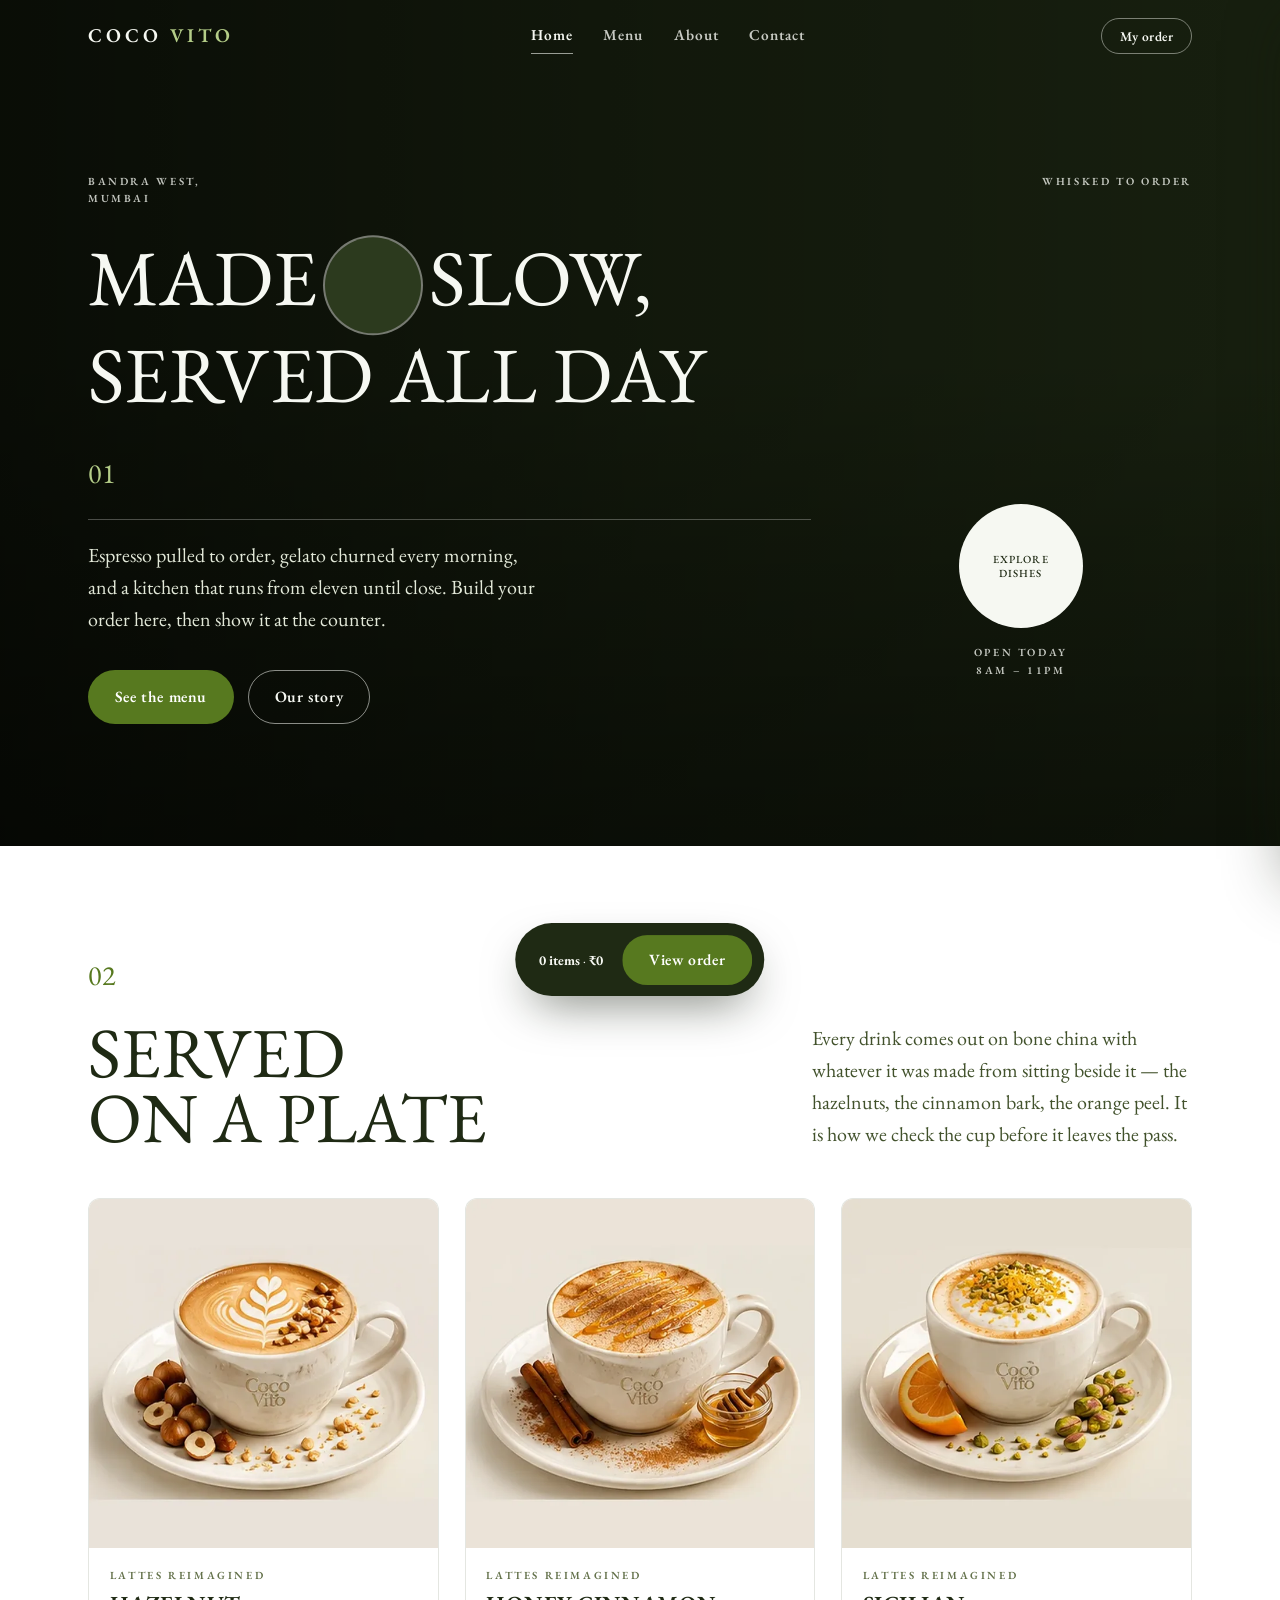
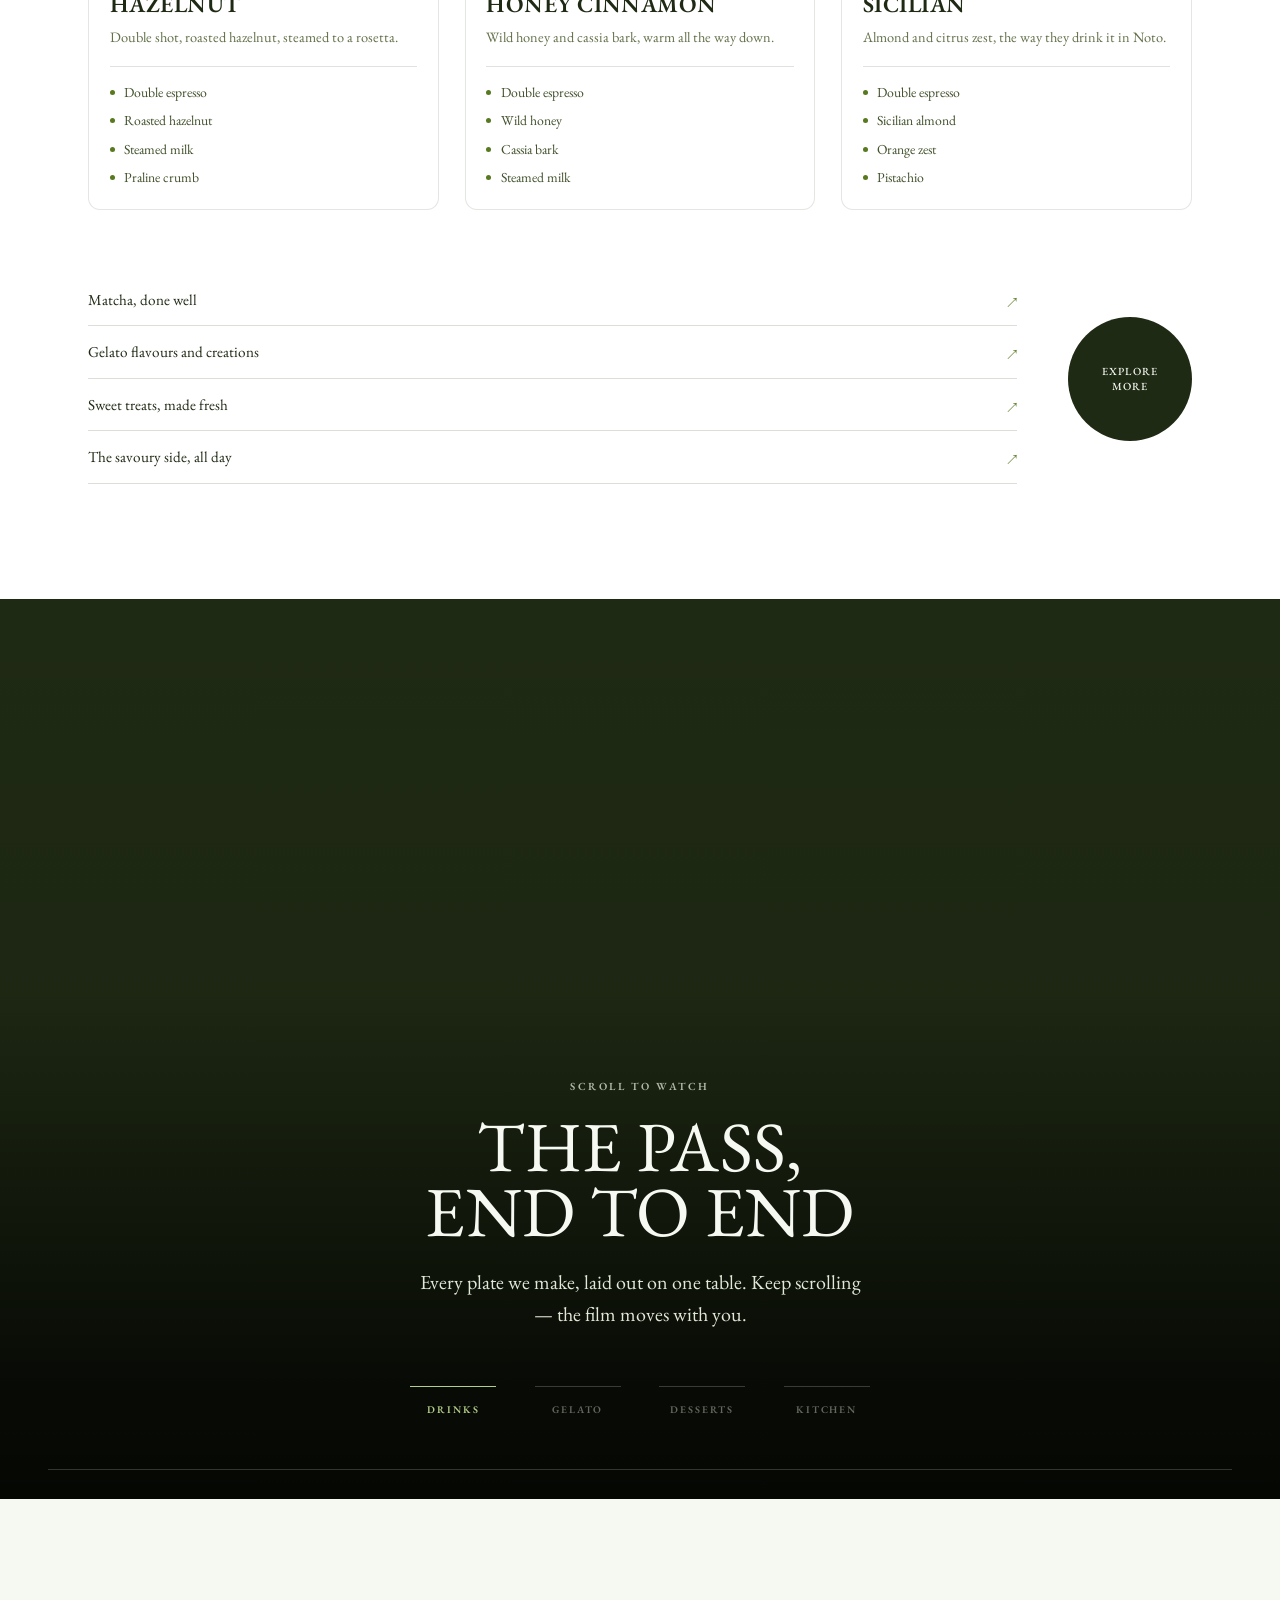
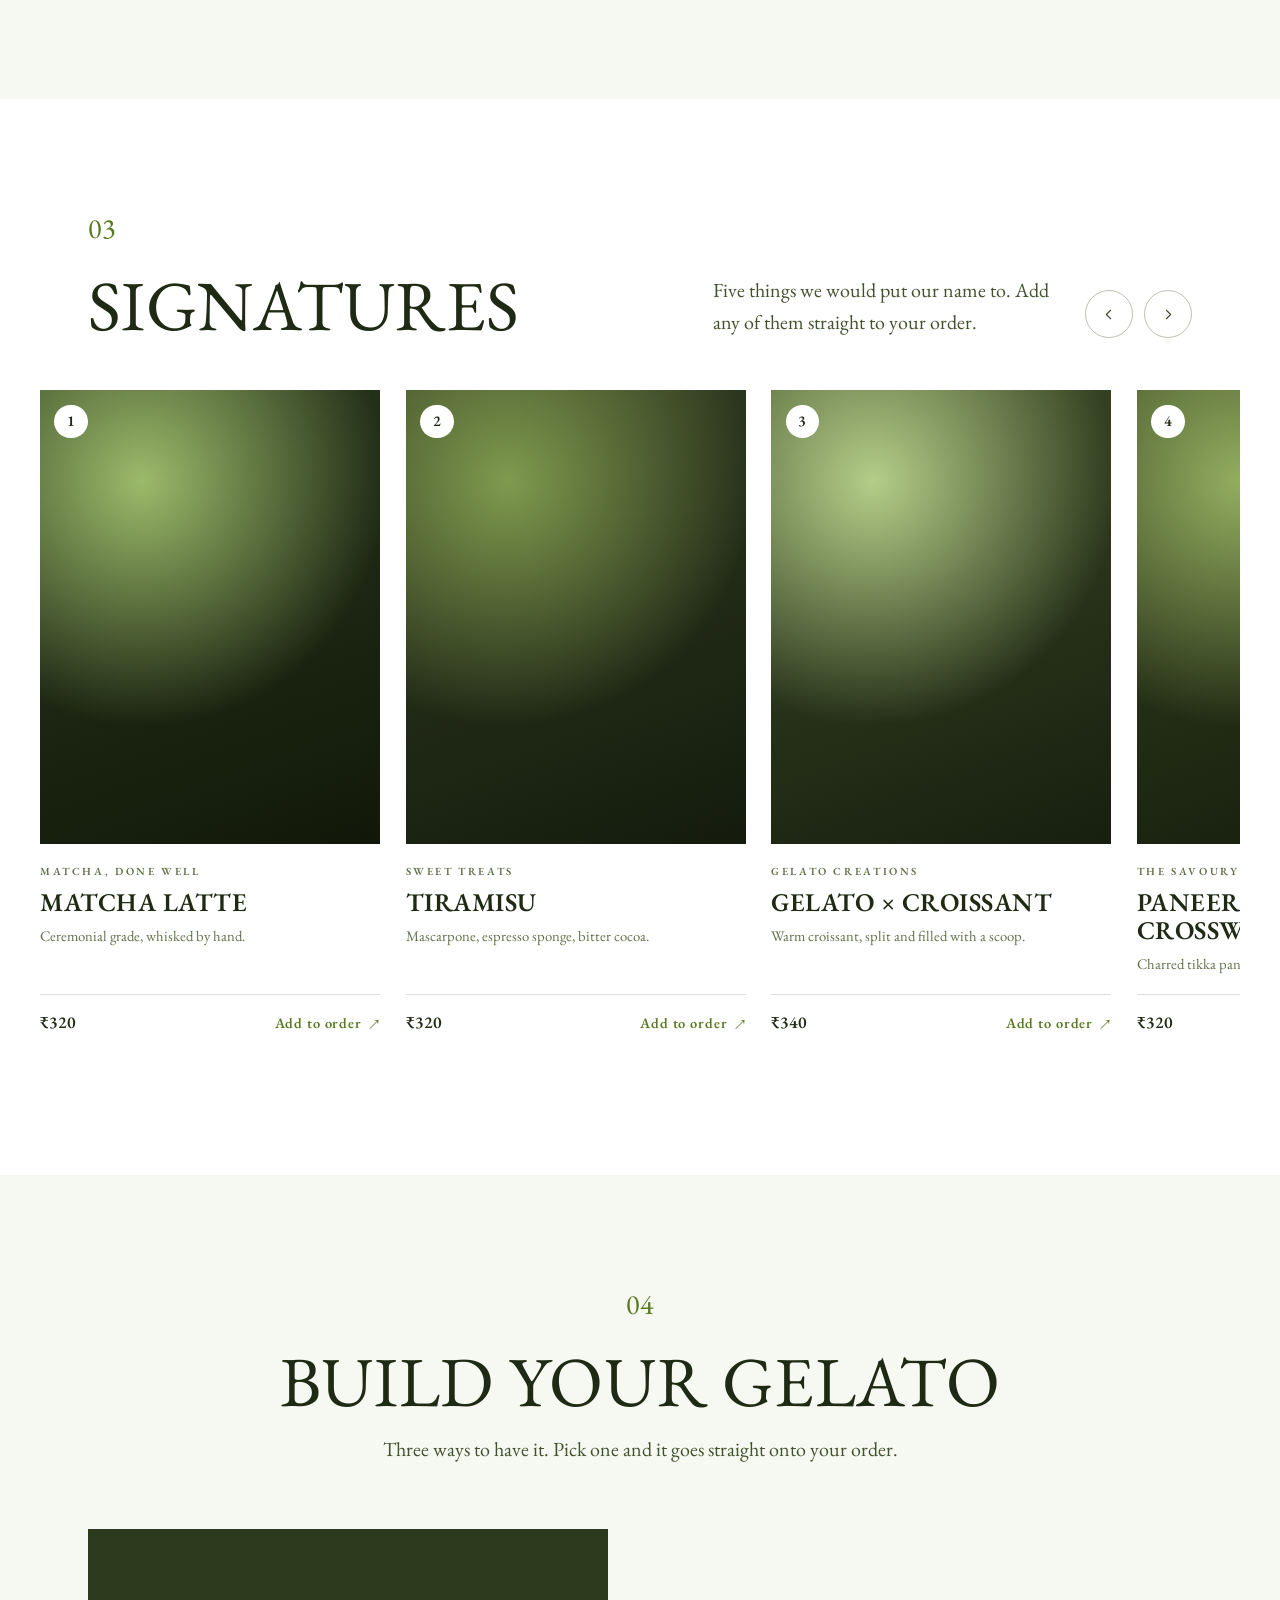
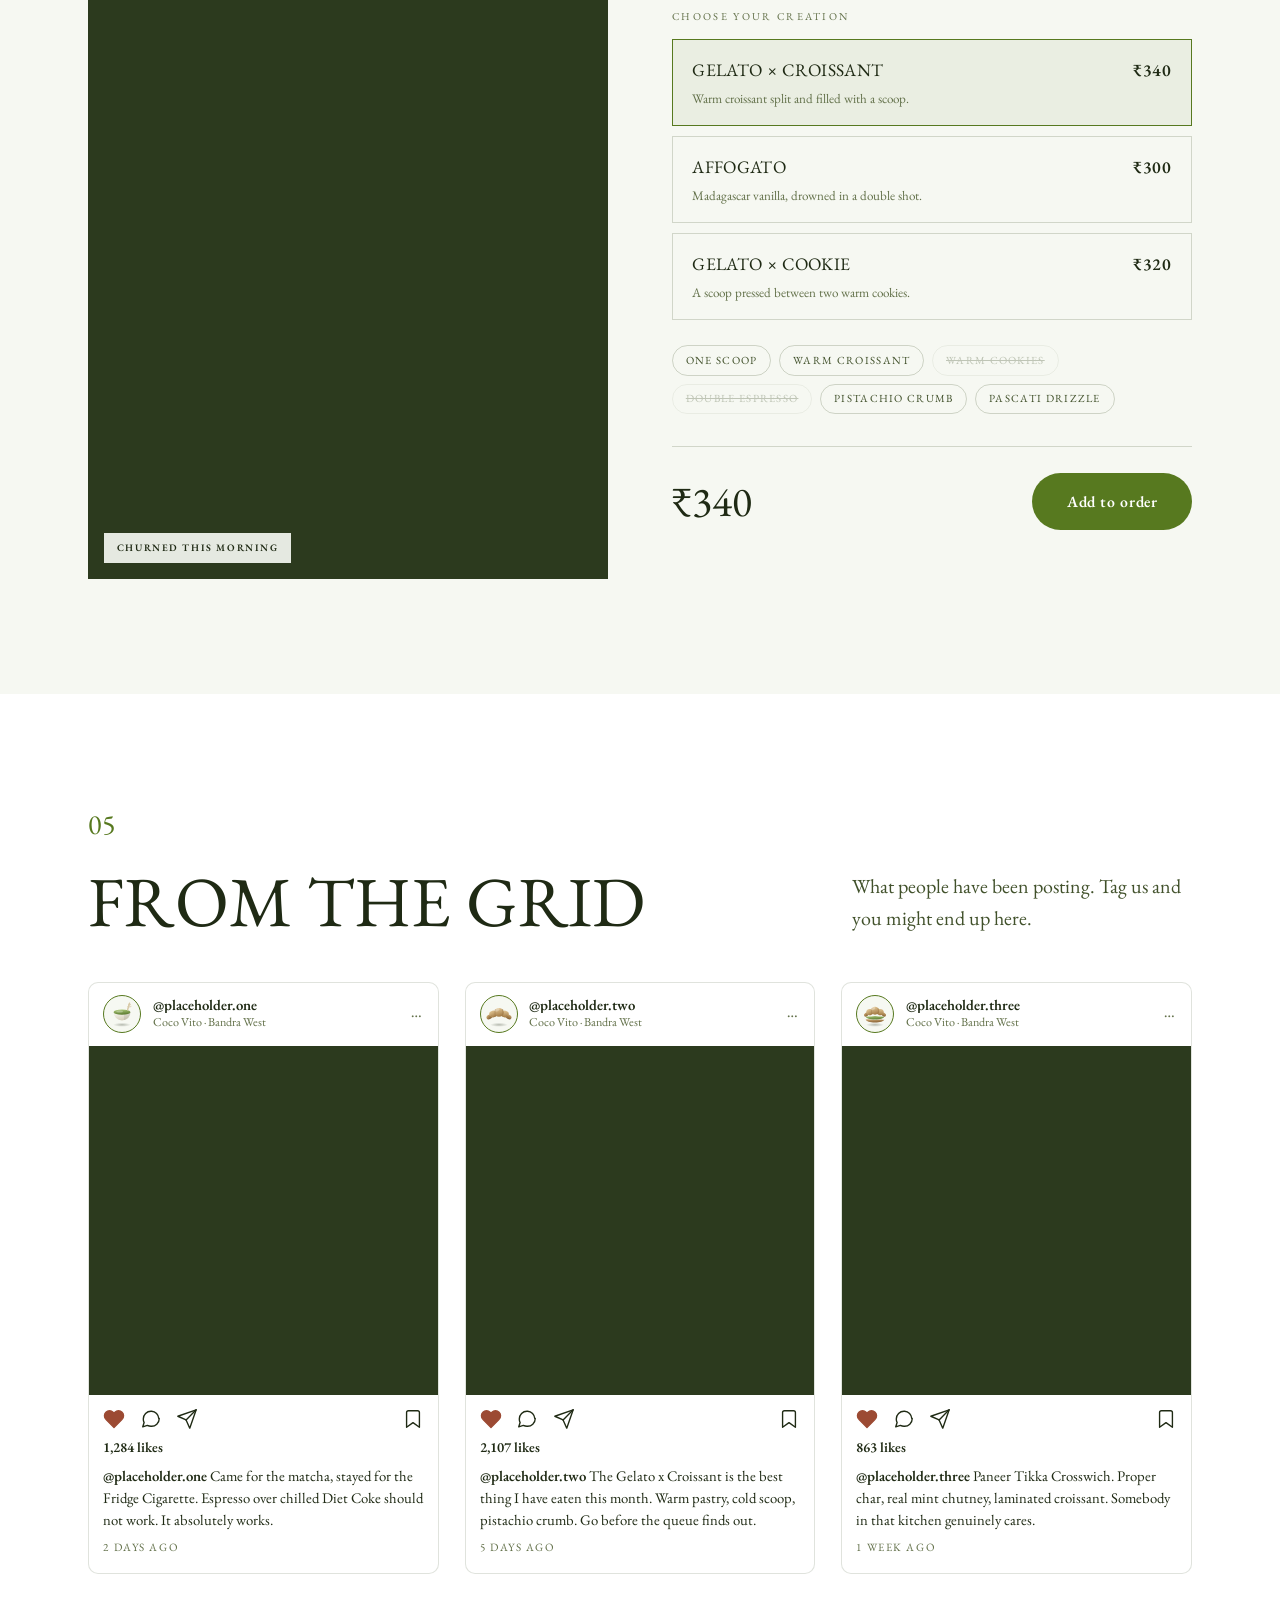
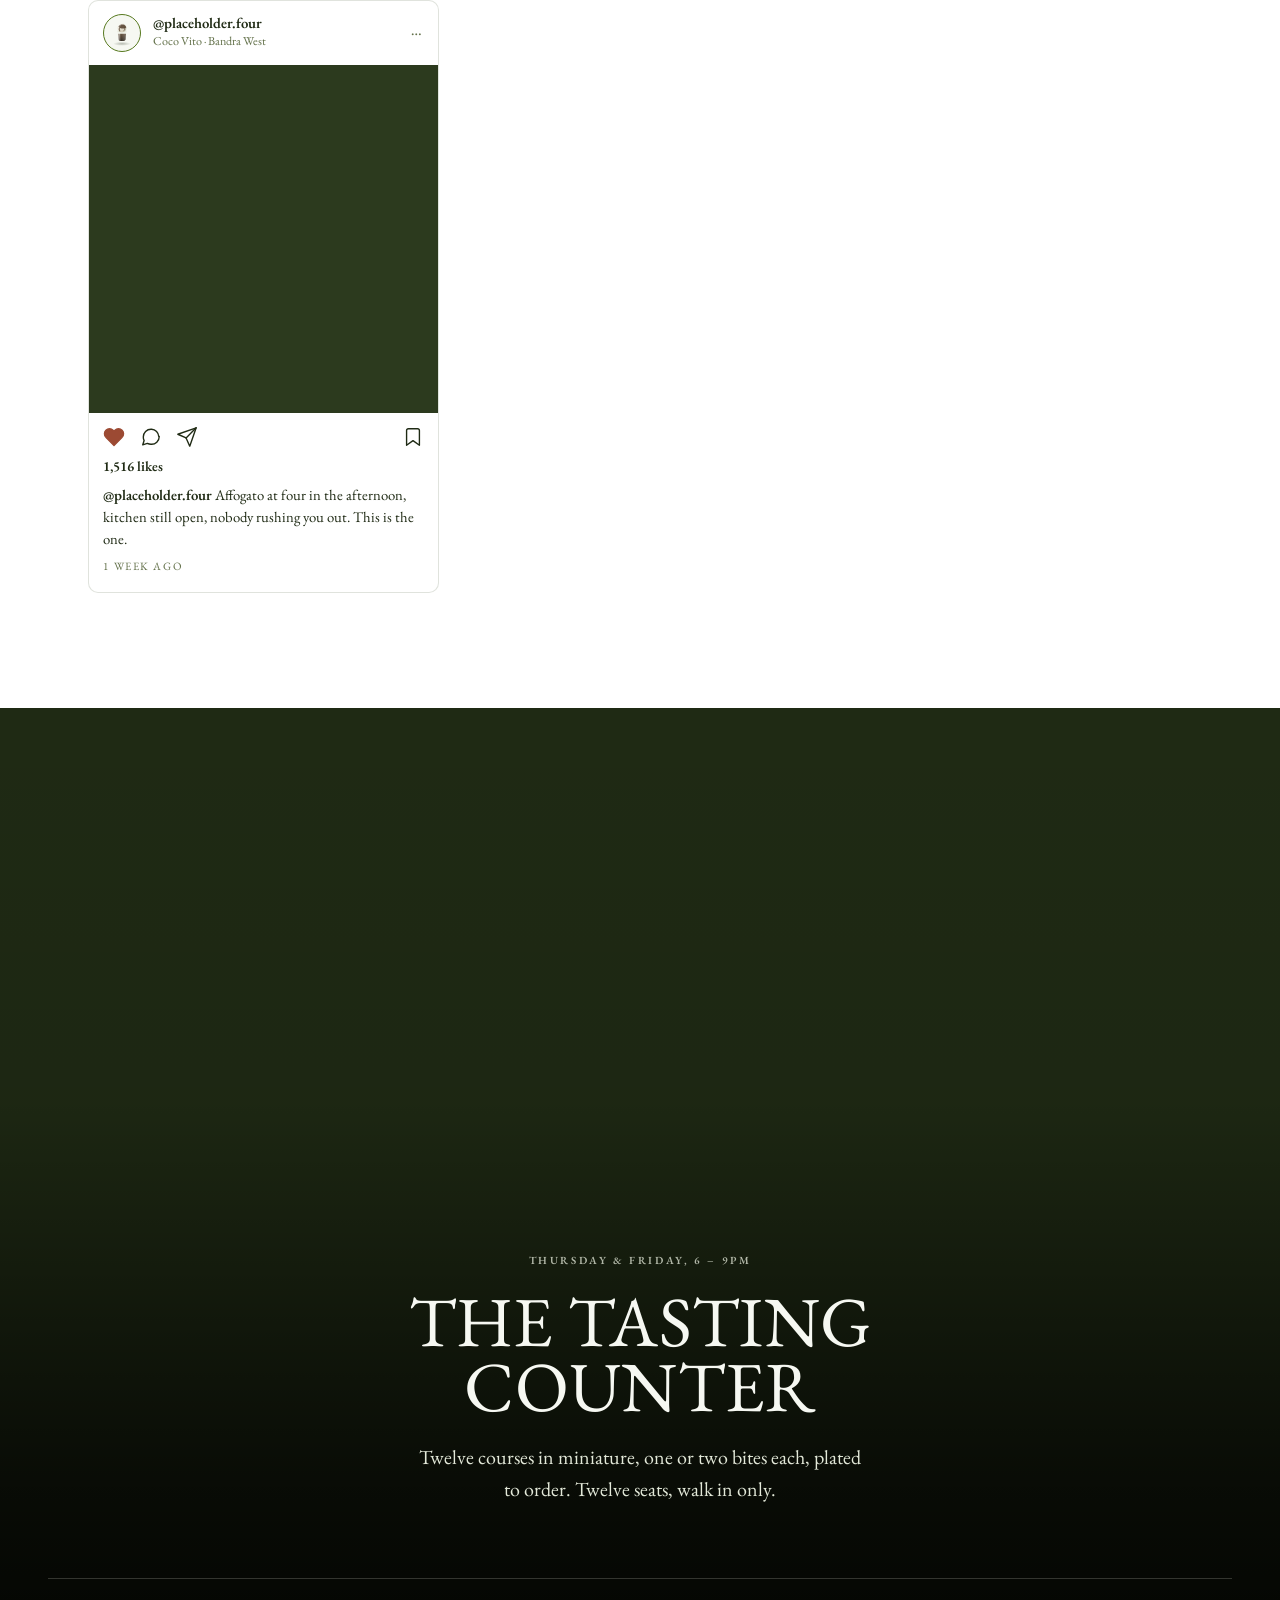
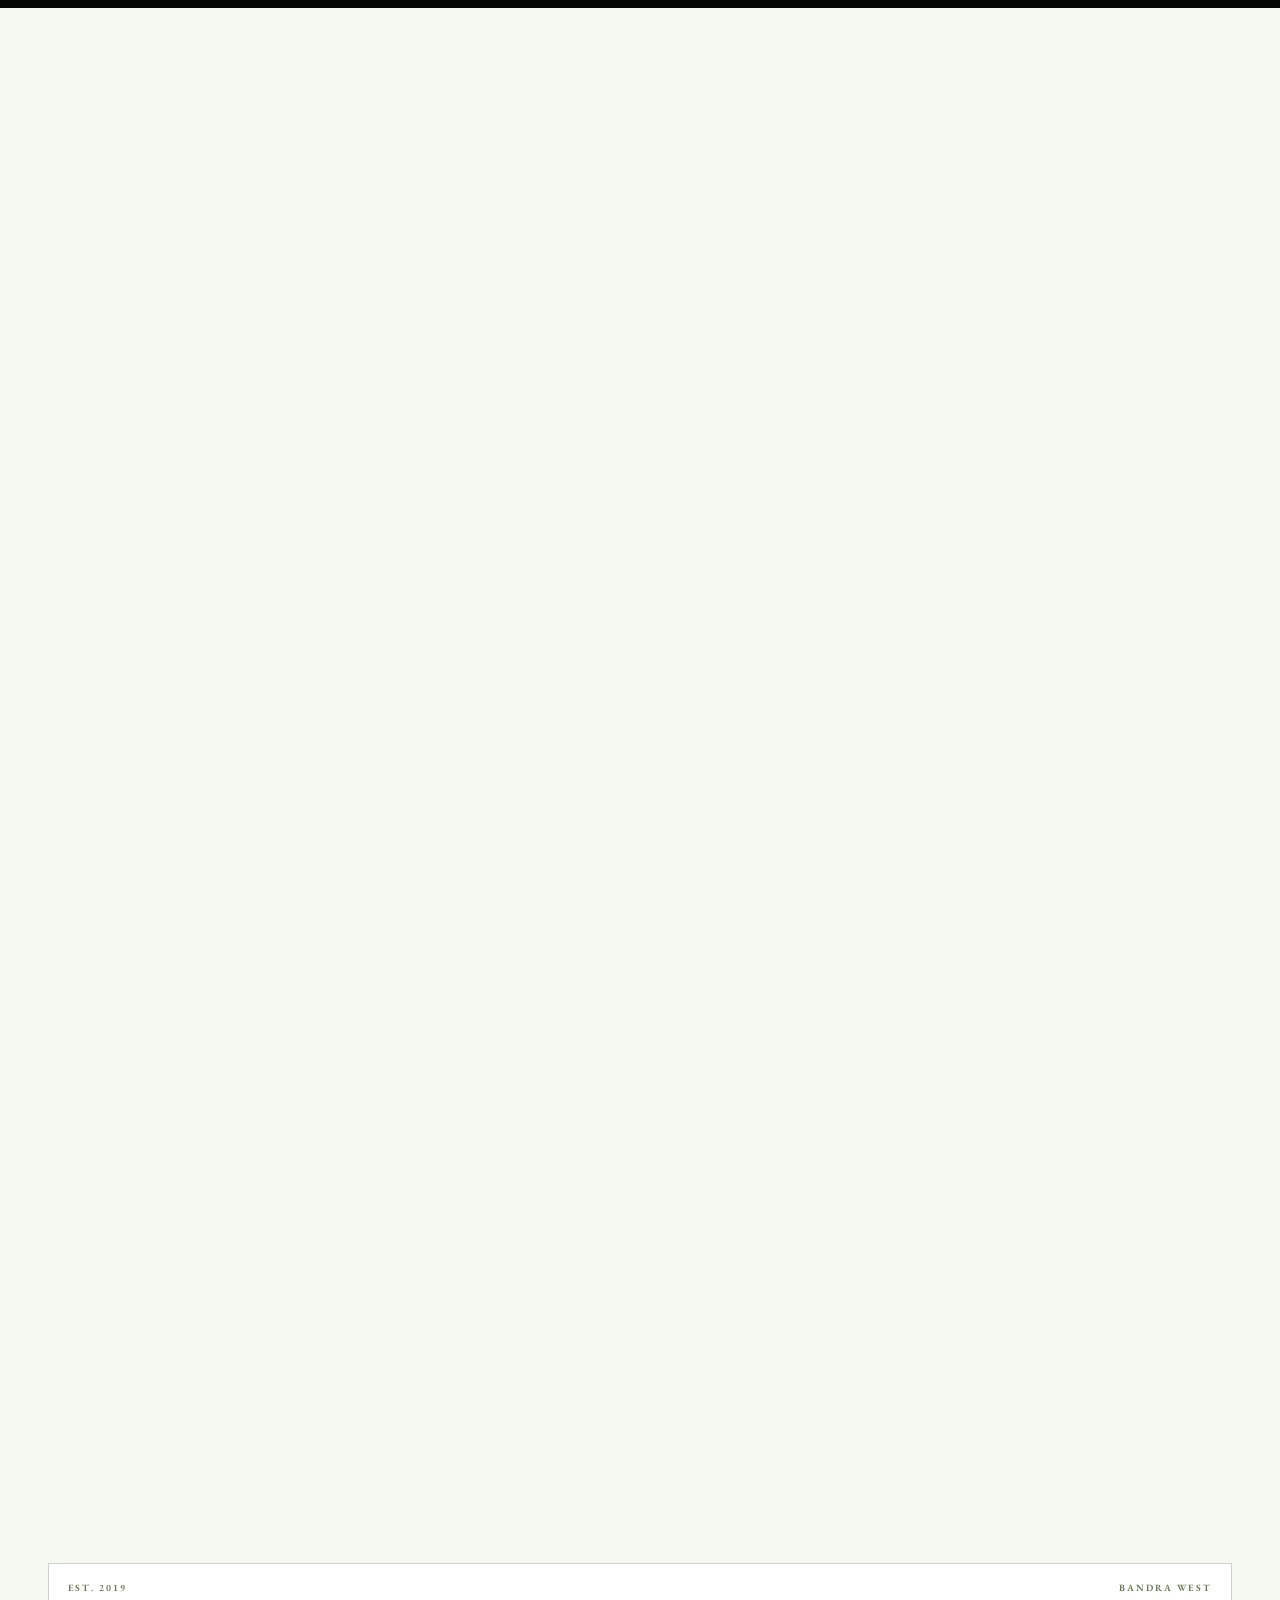
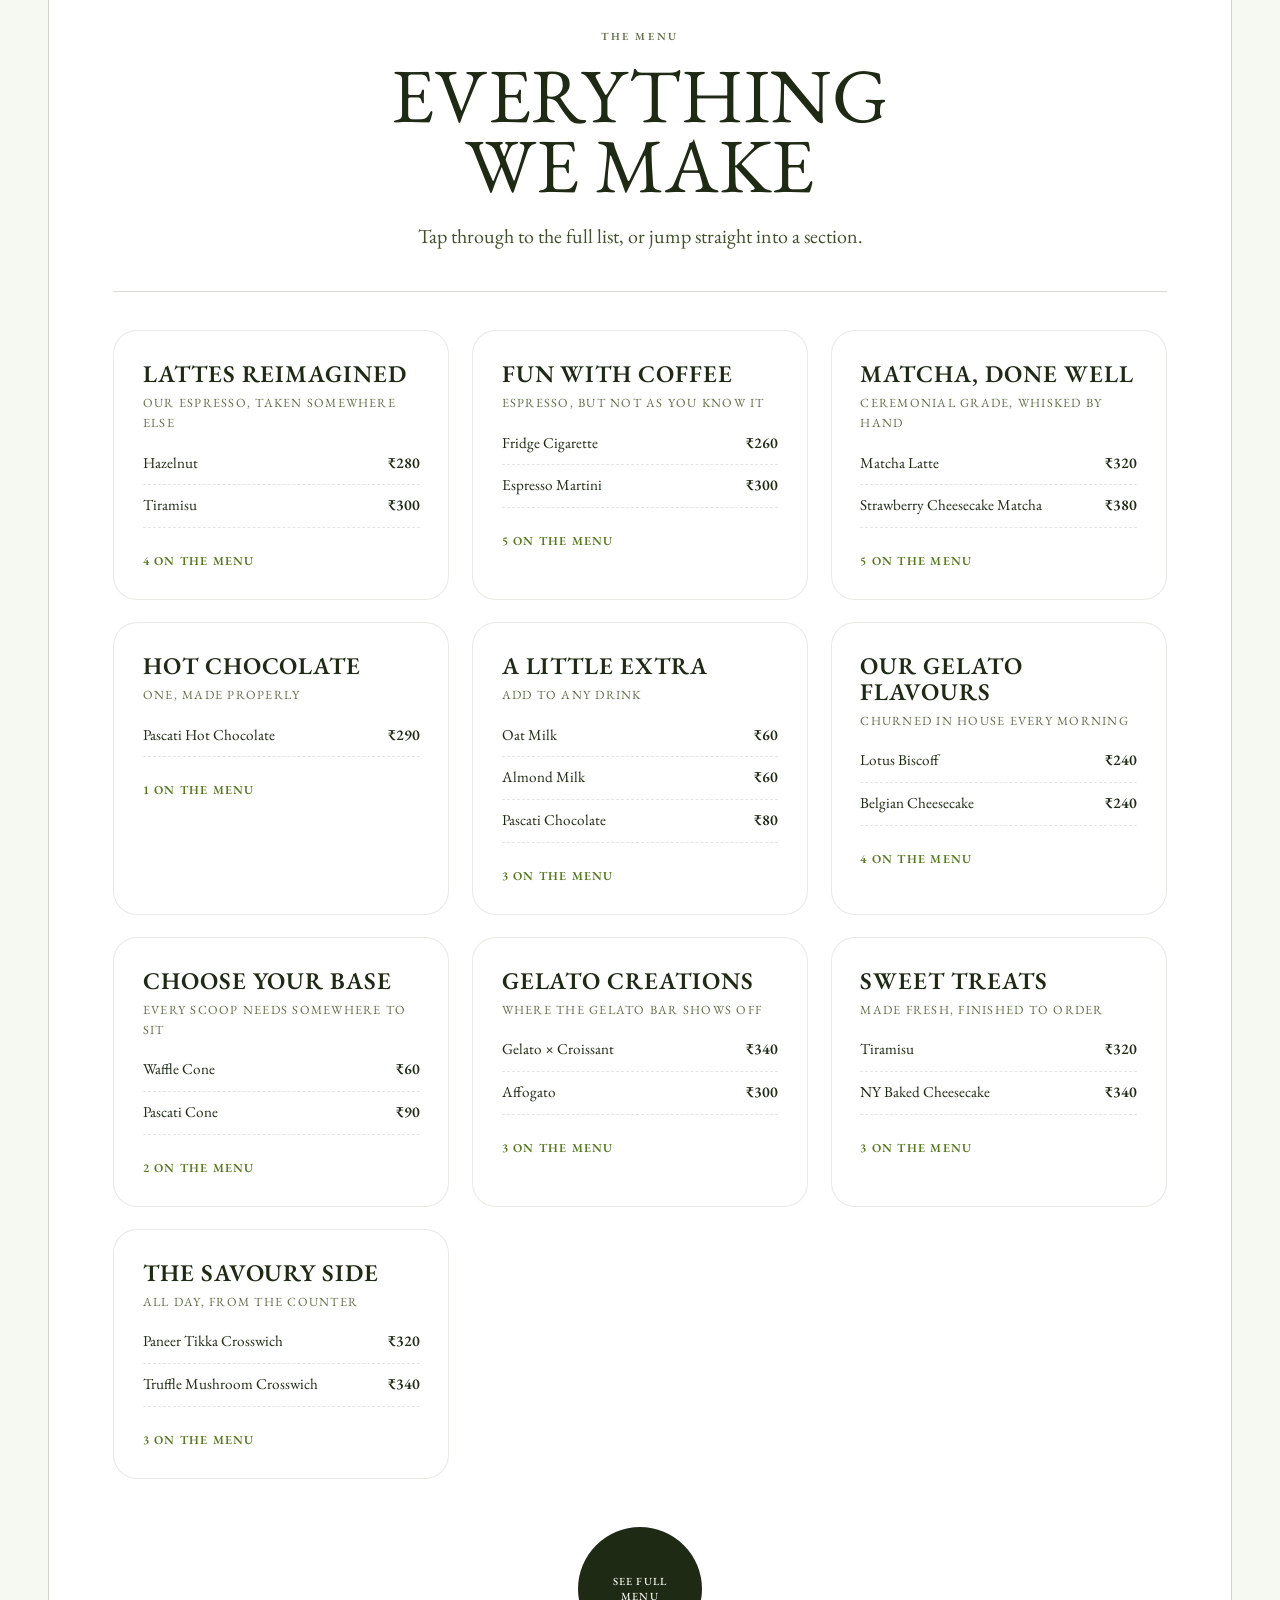
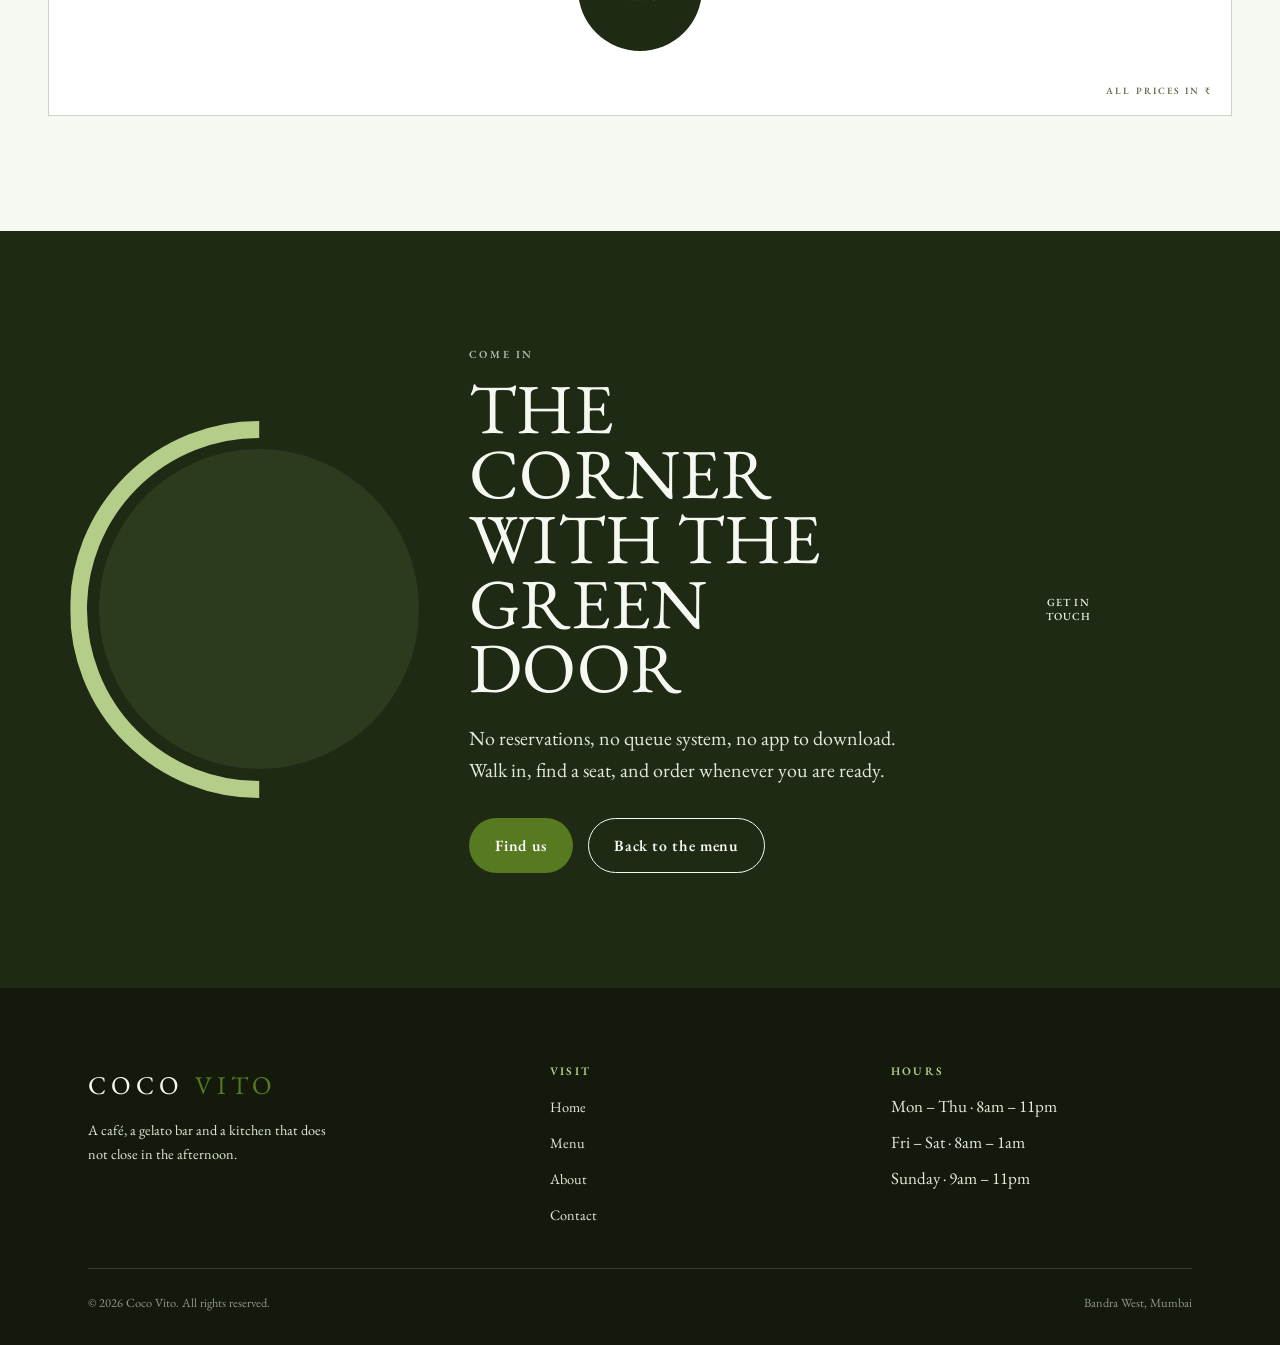
<file: index.html>
<!doctype html>
<html lang="en">
<head>
<meta charset="utf-8">
<meta name="viewport" content="width=device-width, initial-scale=1">
<title>Coco Vito — Café, Gelato Bar &amp; All Day Kitchen</title>
<meta name="description" content="Coco Vito is a specialty café and gelato bar. Browse the menu, build your order on your phone, and show it at the counter.">
<link rel="preconnect" href="https://fonts.googleapis.com">
<link rel="preconnect" href="https://fonts.gstatic.com" crossorigin>
<link href="https://fonts.googleapis.com/css2?family=EB+Garamond:ital,wght@0,400;0,500;0,600;0,700;1,400;1,500&display=swap" rel="stylesheet">
<link rel="stylesheet" href="assets/css/styles.css?v=26">
<link rel="stylesheet" href="assets/css/editorial.css?v=26">
<link rel="stylesheet" href="https://unpkg.com/aos@2.3.4/dist/aos.css">
</head>
<body>

<!-- ======================================================== intro film -->
<div class="intro" id="intro" role="dialog" aria-label="Welcome to Coco Vito">
  <video src="assets/video/opener.mp4" muted playsinline preload="auto"></video>
  <div class="intro__inner">
    <p class="intro__brand">Coco Vito</p>
    <p class="label intro__tag">Espresso · Matcha · Gelato · Bandra West</p>
  </div>
  <button class="intro__skip" type="button" data-intro-skip>Skip intro</button>
  <div class="intro__bar"><span data-intro-bar></span></div>
</div>

<header class="site-header">
  <div class="wrap">
    <a class="brand" href="index.html">Coco<span>&nbsp;Vito</span></a>

    <nav class="nav" id="nav" aria-label="Main">
      <a href="index.html" aria-current="page">Home</a>
      <a href="menu.html">Menu</a>
      <a href="about.html">About</a>
      <a href="contact.html">Contact</a>
    </nav>

    <div style="display:flex;align-items:center;gap:.6rem">
      <button class="order-pill" type="button" data-open-order>
        My order
        <span class="order-pill__count" data-order-count hidden>0</span>
      </button>
      <button class="nav-toggle" id="navToggle" type="button" aria-label="Menu" aria-expanded="false" aria-controls="nav">
        <svg width="22" height="22" viewBox="0 0 24 24" fill="none" stroke="currentColor" stroke-width="2" stroke-linecap="round">
          <path d="M3 6h18M3 12h18M3 18h18"/>
        </svg>
      </button>
    </div>
  </div>
</header>

<main>

  <!-- ============================================================ hero -->
  <section class="hero--editorial hero--film">
    <div class="hero__bg">
      <!-- the clip opens on an appliance panel and goes dark after ~6.3s;
           this window is the pour -->
      <video src="assets/video/matcha.mp4" autoplay muted loop playsinline
             preload="auto" data-start="2.6" data-end="6.2"></video>
    </div>

    <div class="wrap">
      <div class="hero__top">
        <p class="label">Bandra West, Mumbai</p>
        <p class="label">Whisked to order</p>
      </div>

      <div class="hero__title" data-aos="fade-up">
        <h1 class="display display--xl">
          Made<span class="hero__inline-plate">
            <video src="assets/video/dessert.mp4" autoplay muted loop playsinline preload="metadata"></video>
          </span>Slow,<br>Served All Day
        </h1>
      </div>

      <div class="hero__foot">
        <div class="hero__foot-copy" data-aos="fade-up" data-aos-delay="100">
          <p class="num">01</p>
          <hr class="rule" style="margin:.9rem 0 1.2rem">
          <p class="lede">
            Espresso pulled to order, gelato churned every morning, and a
            kitchen that runs from eleven until close. Build your order here,
            then show it at the counter.
          </p>
          <div class="hero__actions">
            <a class="btn btn--accent" href="menu.html">See the menu</a>
            <a class="btn btn--ghost" href="about.html">Our story</a>
          </div>
        </div>

        <div class="hero__foot-orb" data-aos="fade-left" data-aos-delay="200">
          <a class="orb" href="#builder">Explore<br>Dishes</a>
          <p class="label" style="text-align:center">Open today<br>8am – 11pm</p>
        </div>
      </div>
    </div>
  </section>

  <!-- ================================================== plated drinks -->
  <section class="section section--paper" id="drinks">
    <div class="wrap">

      <div class="sig-head" data-aos="fade-up">
        <div>
          <p class="num">02</p>
          <h2 class="display display--lg" style="margin:.7rem 0 0">Served<br>On A Plate</h2>
        </div>
        <p class="lede" style="max-width:38ch;margin:0">
          Every drink comes out on bone china with whatever it was made from
          sitting beside it — the hazelnuts, the cinnamon bark, the orange peel.
          It is how we check the cup before it leaves the pass.
        </p>
      </div>

      <div class="plate-grid" id="plateGrid"></div>

      <div class="drinks-foot" data-aos="fade-up">
        <ul class="index-list">
          <li><a href="menu.html#matcha">Matcha, done well <span class="arrow">&#8599;</span></a></li>
          <li><a href="menu.html#gelato">Gelato flavours and creations <span class="arrow">&#8599;</span></a></li>
          <li><a href="menu.html#sweet">Sweet treats, made fresh <span class="arrow">&#8599;</span></a></li>
          <li><a href="menu.html#savoury">The savoury side, all day <span class="arrow">&#8599;</span></a></li>
        </ul>
        <a class="orb" href="menu.html">Explore<br>More</a>
      </div>

    </div>
  </section>

  <!-- ================================================= scroll film 01 -->
  <section class="film" data-film style="height:300vh">
    <div class="film__pin">
      <video class="film__video" src="assets/video/menu-film.mp4" muted playsinline preload="auto"></video>

      <div class="film__copy">
        <p class="label label--light">Scroll to watch</p>
        <h2 class="display display--lg" style="margin:1.2rem 0 1.4rem">The pass,<br>end to end</h2>
        <p class="lede" style="max-width:46ch">
          Every plate we make, laid out on one table. Keep scrolling — the film
          moves with you.
        </p>

        <div class="film__steps">
          <div class="film__step" data-film-step>Drinks</div>
          <div class="film__step" data-film-step>Gelato</div>
          <div class="film__step" data-film-step>Desserts</div>
          <div class="film__step" data-film-step>Kitchen</div>
        </div>
      </div>

      <div class="film__progress"><span data-film-progress></span></div>
    </div>
  </section>

  <!-- ===================================================== signatures -->
  <section class="section section--paper">
    <div class="wrap">
      <div class="sig-head" data-aos="fade-up">
        <div>
          <p class="num">03</p>
          <h2 class="display display--lg" style="margin:.7rem 0 0">Signatures</h2>
        </div>
        <div style="display:flex;align-items:flex-end;gap:2rem;flex-wrap:wrap">
          <p class="lede" style="max-width:34ch;margin:0">
            Five things we would put our name to. Add any of them straight to
            your order.
          </p>
          <div class="sig-nav">
            <button class="round-btn" type="button" data-sig-prev aria-label="Previous signatures">
              <svg width="17" height="17" viewBox="0 0 24 24" fill="none" stroke="currentColor" stroke-width="1.6" stroke-linecap="round" stroke-linejoin="round"><path d="M15 18l-6-6 6-6"/></svg>
            </button>
            <button class="round-btn" type="button" data-sig-next aria-label="More signatures">
              <svg width="17" height="17" viewBox="0 0 24 24" fill="none" stroke="currentColor" stroke-width="1.6" stroke-linecap="round" stroke-linejoin="round"><path d="M9 18l6-6-6-6"/></svg>
            </button>
          </div>
        </div>
      </div>
    </div>

    <div class="wrap">
      <div class="sig-rail" id="sigRail" role="list" aria-label="Signature dishes"></div>
    </div>
  </section>

  <!-- ================================================ gelato creations -->
  <section class="section" id="builder">
    <div class="wrap">
      <div class="section-head" data-aos="fade-up" style="text-align:center">
        <p class="num">04</p>
        <h2 class="display display--lg" style="margin:.8rem 0 1.2rem">Build Your Gelato</h2>
        <p class="lede" style="margin-inline:auto">
          Three ways to have it. Pick one and it goes straight onto your order.
        </p>
      </div>

      <div class="fries" data-aos="fade-up">
        <div class="fries__media">
          <video src="assets/video/dessert.mp4" autoplay muted loop playsinline preload="metadata"></video>
          <span class="fries__badge">Churned this morning</span>
        </div>

        <div>
          <fieldset class="picker" id="builderPicker">
            <legend>Choose your creation</legend>

            <label class="option">
              <input type="radio" name="builder" value="gelato-croissant" checked
                     data-toppings="scoop,croissant,pistachio,drizzle">
              <span class="option__box">
                <span class="option__name">Gelato &#215; Croissant</span>
                <span class="option__price">&#8377;340</span>
                <span class="option__note">Warm croissant split and filled with a scoop.</span>
              </span>
            </label>

            <label class="option">
              <input type="radio" name="builder" value="affogato" data-toppings="scoop,espresso">
              <span class="option__box">
                <span class="option__name">Affogato</span>
                <span class="option__price">&#8377;300</span>
                <span class="option__note">Madagascar vanilla, drowned in a double shot.</span>
              </span>
            </label>

            <label class="option">
              <input type="radio" name="builder" value="gelato-cookie" data-toppings="scoop,cookie,drizzle">
              <span class="option__box">
                <span class="option__name">Gelato &#215; Cookie</span>
                <span class="option__price">&#8377;320</span>
                <span class="option__note">A scoop pressed between two warm cookies.</span>
              </span>
            </label>
          </fieldset>

          <ul class="loadout" aria-label="What goes into it">
            <li data-topping="scoop">One scoop</li>
            <li data-topping="croissant">Warm croissant</li>
            <li data-topping="cookie">Warm cookies</li>
            <li data-topping="espresso">Double espresso</li>
            <li data-topping="pistachio">Pistachio crumb</li>
            <li data-topping="drizzle">Pascati drizzle</li>
          </ul>

          <div class="fries__cta">
            <span class="fries__total" id="builderTotal">&#8377;340</span>
            <button class="btn btn--accent btn--lg" type="button" id="builderAdd" data-id="gelato-croissant">
              Add to order
            </button>
          </div>
        </div>
      </div>
    </div>
  </section>

  <!-- ========================================================= reviews -->
  <section class="section section--paper">
    <div class="wrap">
      <div class="sig-head" data-aos="fade-up">
        <div>
          <p class="num">05</p>
          <h2 class="display display--lg" style="margin:.7rem 0 0">From The Grid</h2>
        </div>
        <p class="lede" style="max-width:34ch;margin:0">
          What people have been posting. Tag us and you might end up here.
        </p>
      </div>

      <div class="ig-rail" id="igRail"></div>
    </div>
  </section>

  <!-- ================================================= scroll film 02 -->
  <section class="film" data-film style="height:260vh">
    <div class="film__pin">
      <video class="film__video" src="assets/video/living-menu-1.mp4" muted playsinline preload="auto"></video>

      <div class="film__copy">
        <p class="label label--light">Thursday &amp; Friday, 6 – 9pm</p>
        <h2 class="display display--lg" style="margin:1.2rem 0 1.4rem">The Tasting<br>Counter</h2>
        <p class="lede" style="max-width:46ch">
          Twelve courses in miniature, one or two bites each, plated to order.
          Twelve seats, walk in only.
        </p>
      </div>

      <div class="film__progress"><span data-film-progress></span></div>
    </div>
  </section>

  <!-- ==================================================== framed menu -->
  <section class="section">
    <div class="wrap wrap--wide">
      <div class="frame" data-aos="fade-up">
        <span class="frame__corner frame__corner--tl">Est. 2019</span>
        <span class="frame__corner frame__corner--tr">Bandra West</span>
        <span class="frame__corner frame__corner--br">All prices in &#8377;</span>

        <div class="frame__head">
          <p class="label">The menu</p>
          <h2 class="display display--lg">Everything<br>We Make</h2>
          <p class="lede">Tap through to the full list, or jump straight into a section.</p>
        </div>

        <div class="teaser" id="menuTeaser"></div>

        <div style="display:flex;justify-content:center;margin-top:clamp(2rem,4vw,3rem)">
          <a class="orb" href="menu.html">See full<br>Menu</a>
        </div>
      </div>
    </div>
  </section>

  <!-- ======================================================= closing -->
  <section class="section section--dark">
    <div class="wrap">
      <div class="split" data-aos="fade-up">
        <div class="split__media">
          <div class="plate-wrap plate-wrap--soft">
            <div class="plate">
              <video src="assets/video/living-menu-2.mp4" autoplay muted loop playsinline preload="metadata"></video>
            </div>
          </div>
        </div>
        <div class="split__body">
          <p class="label label--light">Come in</p>
          <h2 class="display display--lg" style="margin:.8rem 0 1.4rem">The Corner<br>With The Green Door</h2>
          <p class="lede">
            No reservations, no queue system, no app to download. Walk in, find a
            seat, and order whenever you are ready.
          </p>
          <div class="hero__actions" style="margin-top:2rem">
            <a class="btn btn--accent" href="contact.html">Find us</a>
            <a class="btn btn--ghost" href="menu.html">Back to the menu</a>
          </div>
        </div>
        <div class="split__aside">
          <a class="orb" href="contact.html">Get in<br>Touch</a>
        </div>
      </div>
    </div>
  </section>

</main>

<footer class="site-footer">
  <div class="wrap">
    <div class="footer-grid">
      <div>
        <div class="footer-brand">Coco<span>&nbsp;Vito</span></div>
        <p style="max-width:34ch;font-size:.9rem">
          A café, a gelato bar and a kitchen that does not close in the afternoon.
        </p>
      </div>
      <div>
        <h4>Visit</h4>
        <ul>
          <li><a href="index.html">Home</a></li>
          <li><a href="menu.html">Menu</a></li>
          <li><a href="about.html">About</a></li>
          <li><a href="contact.html">Contact</a></li>
        </ul>
      </div>
      <div>
        <h4>Hours</h4>
        <ul>
          <li>Mon – Thu · 8am – 11pm</li>
          <li>Fri – Sat · 8am – 1am</li>
          <li>Sunday · 9am – 11pm</li>
        </ul>
      </div>
    </div>
    <div class="footer-bottom">
      <span>© <span id="year">2026</span> Coco Vito. All rights reserved.</span>
      <span>Bandra West, Mumbai</span>
    </div>
  </div>
</footer>

<!-- ===================================================== order chrome -->

<div class="order-bar" id="orderBar">
  <span class="order-bar__text"><b data-order-items>0 items</b> · <b data-order-total>₹0</b></span>
  <button class="btn btn--accent" type="button" data-open-order>View order</button>
</div>

<div class="scrim" id="scrim"></div>

<aside class="drawer" id="drawer" aria-hidden="true" aria-label="Your order">
  <div class="drawer__head">
    <h2>Your order</h2>
    <button class="icon-btn" id="drawerClose" type="button" data-close-order aria-label="Close order">
      <svg width="22" height="22" viewBox="0 0 24 24" fill="none" stroke="currentColor" stroke-width="2" stroke-linecap="round"><path d="M18 6L6 18M6 6l12 12"/></svg>
    </button>
  </div>
  <div class="drawer__body" id="drawerBody"></div>
  <div class="drawer__foot">
    <div class="totals">
      <span class="totals__label" data-order-items>0 items</span>
      <span class="totals__value" data-order-total>₹0</span>
    </div>
    <button class="btn btn--accent btn--block btn--lg" type="button" data-show-counter>Show at counter</button>
    <button class="link-btn" type="button" data-clear>Clear this order</button>
  </div>
</aside>

<section class="counter" id="counter" aria-hidden="true" aria-label="Order for the counter">
  <div class="counter__head">
    <div class="counter__brand">Coco Vito</div>
    <div class="counter__code" id="counterCode">—</div>
    <p class="counter__hint" id="counterHint"></p>
  </div>
  <div class="counter__body" id="counterBody"></div>
  <div class="counter__foot">
    <div class="counter__total">
      <span>Total to pay</span>
      <b id="counterTotalValue">₹0</b>
    </div>
    <div class="counter__actions">
      <button class="btn btn--ghost" type="button" id="counterCopy">Copy</button>
      <button class="btn" type="button" id="counterClose" data-close-counter>Done</button>
    </div>
  </div>
</section>

<div class="toast" id="toast" role="status" aria-live="polite"></div>

<script src="https://unpkg.com/aos@2.3.4/dist/aos.js"></script>
<script src="assets/js/icons.js?v=26"></script>
<script src="assets/js/menu-data.js?v=26"></script>
<script src="assets/js/app.js?v=26"></script>
<script>document.getElementById('year').textContent = new Date().getFullYear();</script>
</body>
</html>
</file>
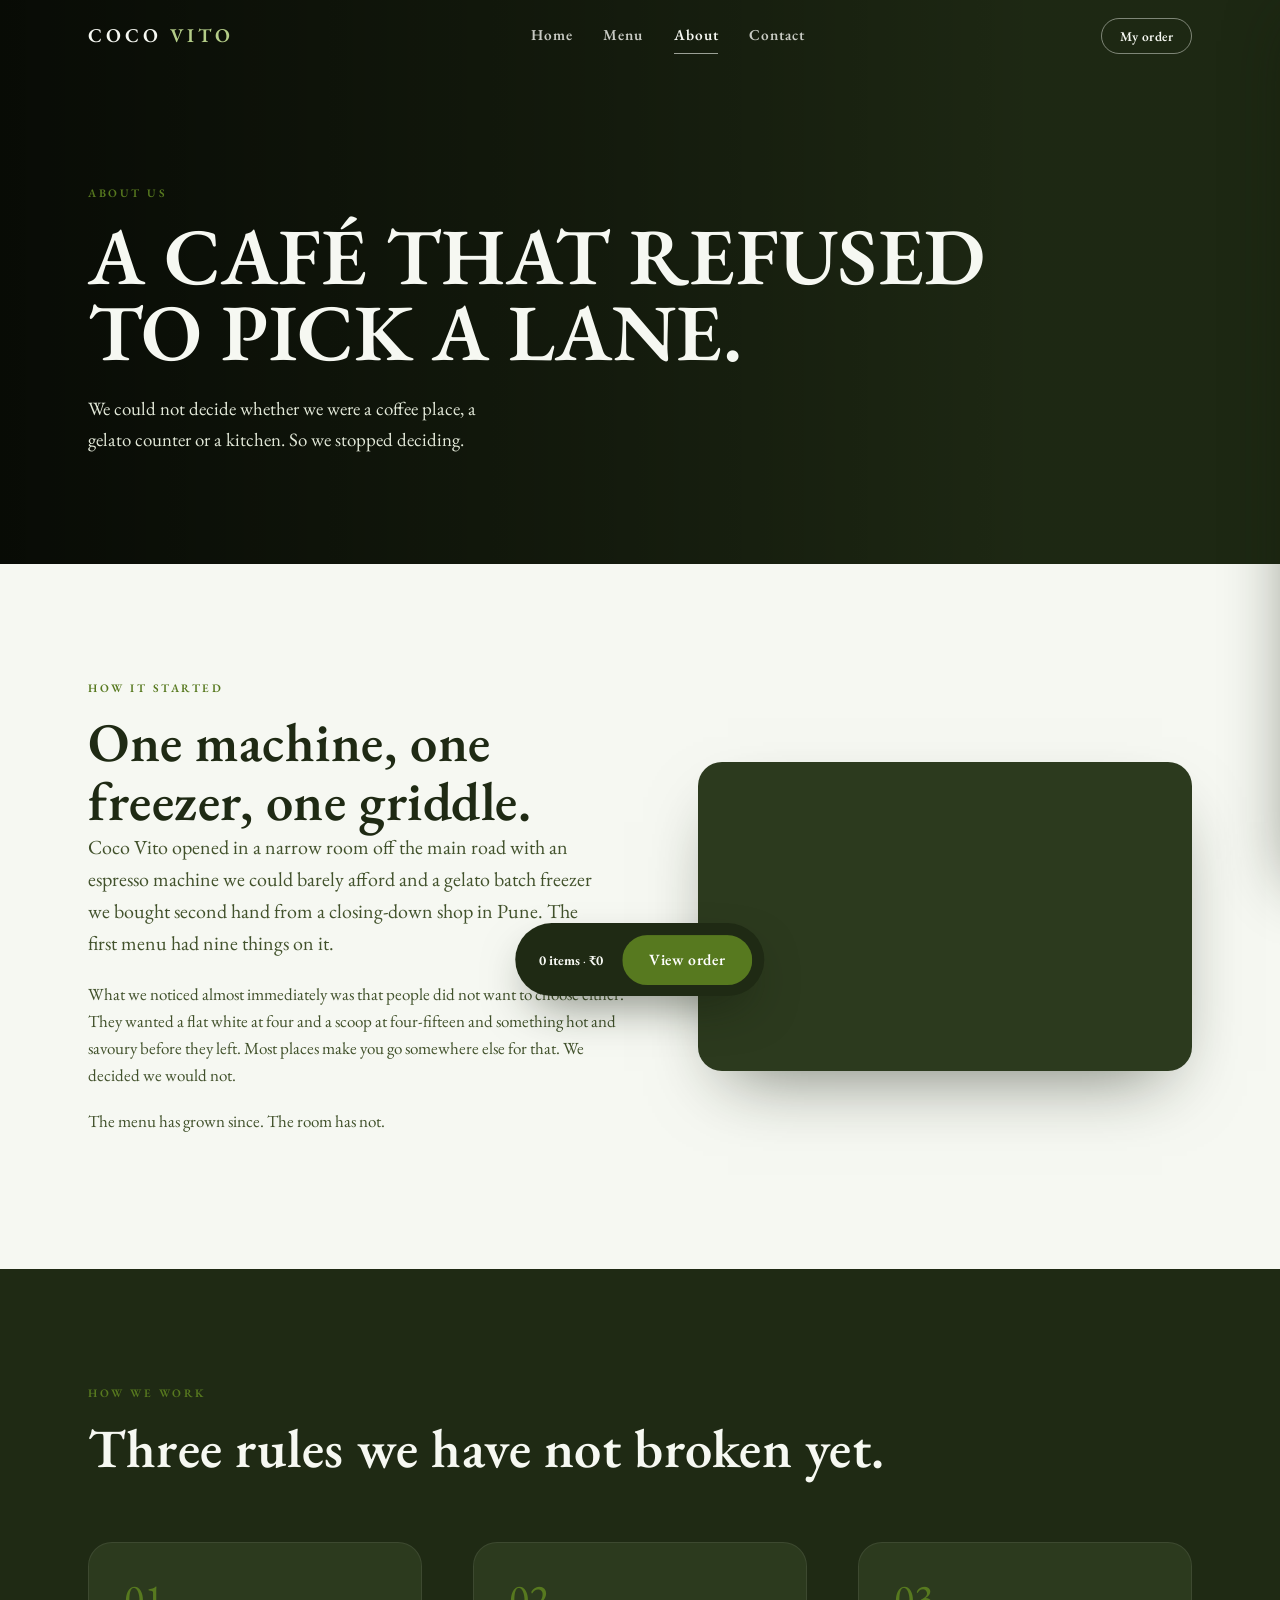
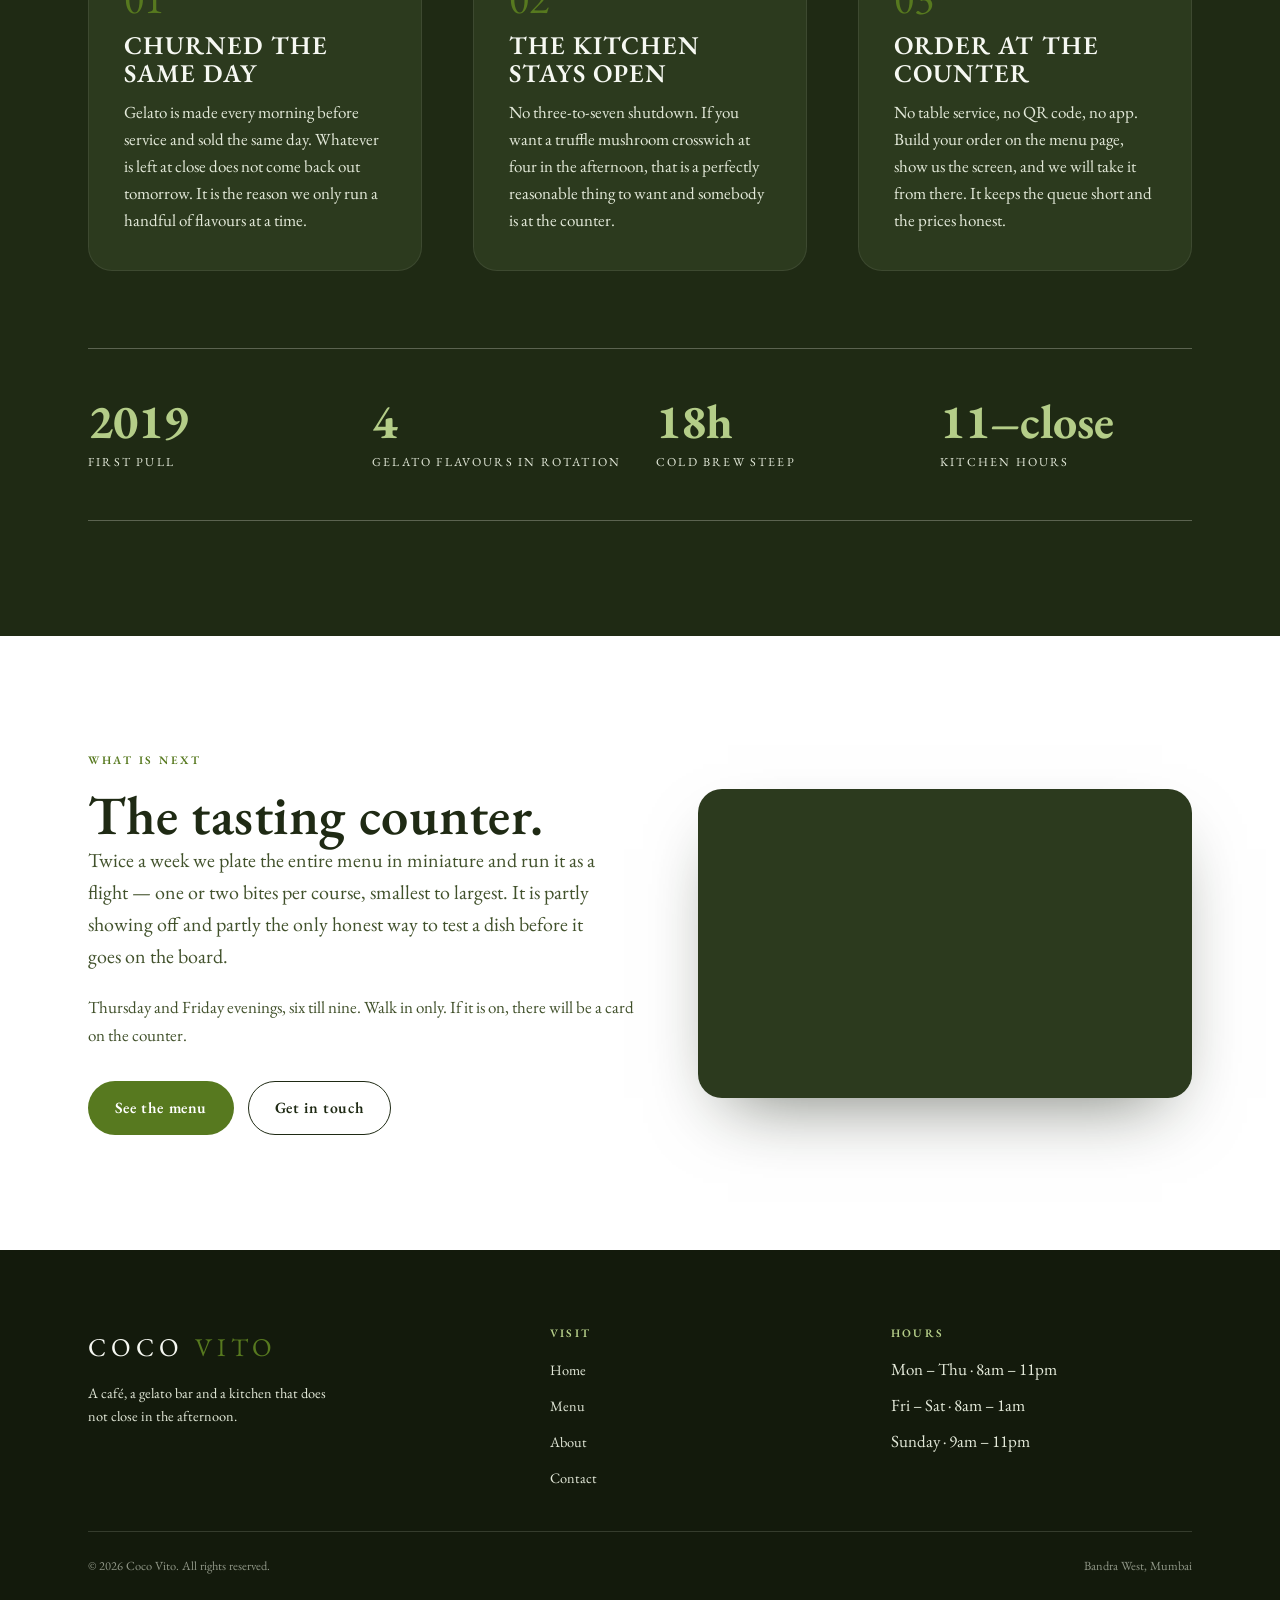
<file: about.html>
<!doctype html>
<html lang="en">
<head>
<meta charset="utf-8">
<meta name="viewport" content="width=device-width, initial-scale=1">
<title>About — Coco Vito</title>
<meta name="description" content="How Coco Vito started, how we make things, and why the kitchen never closes in the afternoon.">
<link rel="preconnect" href="https://fonts.googleapis.com">
<link rel="preconnect" href="https://fonts.gstatic.com" crossorigin>
<link href="https://fonts.googleapis.com/css2?family=EB+Garamond:ital,wght@0,400;0,500;0,600;0,700;1,400;1,500&display=swap" rel="stylesheet">
<link rel="stylesheet" href="assets/css/styles.css?v=26">
<link rel="stylesheet" href="assets/css/editorial.css?v=26">
<link rel="stylesheet" href="https://unpkg.com/aos@2.3.4/dist/aos.css">
</head>
<body>

<header class="site-header">
  <div class="wrap">
    <a class="brand" href="index.html">Coco<span>&nbsp;Vito</span></a>

    <nav class="nav" id="nav" aria-label="Main">
      <a href="index.html">Home</a>
      <a href="menu.html">Menu</a>
      <a href="about.html" aria-current="page">About</a>
      <a href="contact.html">Contact</a>
    </nav>

    <div style="display:flex;align-items:center;gap:.6rem">
      <button class="order-pill" type="button" data-open-order>
        My order
        <span class="order-pill__count" data-order-count hidden>0</span>
      </button>
      <button class="nav-toggle" id="navToggle" type="button" aria-label="Menu" aria-expanded="false" aria-controls="nav">
        <svg width="22" height="22" viewBox="0 0 24 24" fill="none" stroke="currentColor" stroke-width="2" stroke-linecap="round">
          <path d="M3 6h18M3 12h18M3 18h18"/>
        </svg>
      </button>
    </div>
  </div>
</header>

<main>

  <section class="page-hero">
    <div class="page-hero__media">
      <video src="assets/video/food.mp4" autoplay muted loop playsinline preload="metadata"></video>
    </div>
    <div class="wrap">
      <p class="eyebrow" data-aos="fade-up">About us</p>
      <h1 data-aos="fade-up" data-aos-delay="100">A café that refused<br>to pick a lane.</h1>
      <p class="hero__sub" style="margin-top:1.5rem" data-aos="fade-up" data-aos-delay="200">
        We could not decide whether we were a coffee place, a gelato counter or a kitchen.
        So we stopped deciding.
      </p>
    </div>
  </section>

  <section class="section">
    <div class="wrap">
      <div class="feature" data-aos="fade-up">
        <div>
          <p class="eyebrow">How it started</p>
          <h2>One machine, one freezer, one griddle.</h2>
          <p class="lede">
            Coco Vito opened in a narrow room off the main road with an espresso machine we
            could barely afford and a gelato batch freezer we bought second hand from a
            closing-down shop in Pune. The first menu had nine things on it.
          </p>
          <p style="color:var(--olive)">
            What we noticed almost immediately was that people did not want to choose either.
            They wanted a flat white at four and a scoop at four-fifteen and something hot and
            savoury before they left. Most places make you go somewhere else for that. We
            decided we would not.
          </p>
          <p style="color:var(--olive)">
            The menu has grown since. The room has not.
          </p>
        </div>
        <div class="feature__media">
          <video src="assets/video/menu-film.mp4" autoplay muted loop playsinline preload="metadata"></video>
        </div>
      </div>
    </div>
  </section>

  <section class="section section--dark">
    <div class="wrap">
      <div class="section-head" data-aos="fade-up">
        <p class="eyebrow">How we work</p>
        <h2>Three rules we have not broken yet.</h2>
      </div>
      <div class="cols">
        <div class="card" style="background:var(--deep-2);border-color:rgba(255,255,255,.08);color:var(--linen)" data-aos="fade-up">
          <div class="card__num">01</div>
          <h3>Churned the same day</h3>
          <p style="color:var(--mist)">
            Gelato is made every morning before service and sold the same day. Whatever is
            left at close does not come back out tomorrow. It is the reason we only run
            a handful of flavours at a time.
          </p>
        </div>
        <div class="card" style="background:var(--deep-2);border-color:rgba(255,255,255,.08);color:var(--linen)" data-aos="fade-up" data-aos-delay="100">
          <div class="card__num">02</div>
          <h3>The kitchen stays open</h3>
          <p style="color:var(--mist)">
            No three-to-seven shutdown. If you want a truffle mushroom crosswich at four in
            the afternoon, that is a perfectly reasonable thing to want and somebody is
            at the counter.
          </p>
        </div>
        <div class="card" style="background:var(--deep-2);border-color:rgba(255,255,255,.08);color:var(--linen)" data-aos="fade-up" data-aos-delay="200">
          <div class="card__num">03</div>
          <h3>Order at the counter</h3>
          <p style="color:var(--mist)">
            No table service, no QR code, no app. Build your order on the menu page, show
            us the screen, and we will take it from there. It keeps the queue short and
            the prices honest.
          </p>
        </div>
      </div>

      <div class="stat-row" style="margin-top:clamp(3rem,6vw,5rem)">
        <div class="stat" data-aos="zoom-in"><b>2019</b><span>First pull</span></div>
        <div class="stat" data-aos="zoom-in" data-aos-delay="100"><b>4</b><span>Gelato flavours in rotation</span></div>
        <div class="stat" data-aos="zoom-in" data-aos-delay="200"><b>18h</b><span>Cold brew steep</span></div>
        <div class="stat" data-aos="zoom-in" data-aos-delay="300"><b>11–close</b><span>Kitchen hours</span></div>
      </div>
    </div>
  </section>

  <section class="section section--paper">
    <div class="wrap">
      <div class="feature feature--flip" data-aos="fade-up">
        <div class="feature__media" data-aos="fade-left" data-aos-delay="100">
          <video src="assets/video/living-menu-2.mp4" autoplay muted loop playsinline preload="metadata"></video>
        </div>
        <div>
          <p class="eyebrow">What is next</p>
          <h2>The tasting counter.</h2>
          <p class="lede">
            Twice a week we plate the entire menu in miniature and run it as a flight —
            one or two bites per course, smallest to largest. It is partly showing off and
            partly the only honest way to test a dish before it goes on the board.
          </p>
          <p style="color:var(--olive)">
            Thursday and Friday evenings, six till nine. Walk in only. If it is on, there
            will be a card on the counter.
          </p>
          <div class="hero__actions" style="margin-top:2rem">
            <a class="btn btn--accent" href="menu.html">See the menu</a>
            <a class="btn btn--ghost" href="contact.html">Get in touch</a>
          </div>
        </div>
      </div>
    </div>
  </section>

</main>

<footer class="site-footer">
  <div class="wrap">
    <div class="footer-grid">
      <div>
        <div class="footer-brand">Coco<span>&nbsp;Vito</span></div>
        <p style="max-width:34ch;font-size:.9rem">
          A café, a gelato bar and a kitchen that does not close in the afternoon.
        </p>
      </div>
      <div>
        <h4>Visit</h4>
        <ul>
          <li><a href="index.html">Home</a></li>
          <li><a href="menu.html">Menu</a></li>
          <li><a href="about.html">About</a></li>
          <li><a href="contact.html">Contact</a></li>
        </ul>
      </div>
      <div>
        <h4>Hours</h4>
        <ul>
          <li>Mon – Thu · 8am – 11pm</li>
          <li>Fri – Sat · 8am – 1am</li>
          <li>Sunday · 9am – 11pm</li>
        </ul>
      </div>
    </div>
    <div class="footer-bottom">
      <span>© <span id="year">2026</span> Coco Vito. All rights reserved.</span>
      <span>Bandra West, Mumbai</span>
    </div>
  </div>
</footer>

<div class="order-bar" id="orderBar">
  <span class="order-bar__text"><b data-order-items>0 items</b> · <b data-order-total>₹0</b></span>
  <button class="btn btn--accent" type="button" data-open-order>View order</button>
</div>

<div class="scrim" id="scrim"></div>

<aside class="drawer" id="drawer" aria-hidden="true" aria-label="Your order">
  <div class="drawer__head">
    <h2>Your order</h2>
    <button class="icon-btn" id="drawerClose" type="button" data-close-order aria-label="Close order">
      <svg width="22" height="22" viewBox="0 0 24 24" fill="none" stroke="currentColor" stroke-width="2" stroke-linecap="round"><path d="M18 6L6 18M6 6l12 12"/></svg>
    </button>
  </div>
  <div class="drawer__body" id="drawerBody"></div>
  <div class="drawer__foot">
    <div class="totals">
      <span class="totals__label" data-order-items>0 items</span>
      <span class="totals__value" data-order-total>₹0</span>
    </div>
    <button class="btn btn--accent btn--block btn--lg" type="button" data-show-counter>Show at counter</button>
    <button class="link-btn" type="button" data-clear>Clear this order</button>
  </div>
</aside>

<section class="counter" id="counter" aria-hidden="true" aria-label="Order for the counter">
  <div class="counter__head">
    <div class="counter__brand">Coco Vito</div>
    <div class="counter__code" id="counterCode">—</div>
    <p class="counter__hint" id="counterHint"></p>
  </div>
  <div class="counter__body" id="counterBody"></div>
  <div class="counter__foot">
    <div class="counter__total">
      <span>Total to pay</span>
      <b id="counterTotalValue">₹0</b>
    </div>
    <div class="counter__actions">
      <button class="btn btn--ghost" type="button" id="counterCopy">Copy</button>
      <button class="btn" type="button" id="counterClose" data-close-counter>Done</button>
    </div>
  </div>
</section>

<div class="toast" id="toast" role="status" aria-live="polite"></div>

<script src="https://unpkg.com/aos@2.3.4/dist/aos.js"></script>
<script src="assets/js/icons.js?v=26"></script>
<script src="assets/js/menu-data.js?v=26"></script>
<script src="assets/js/app.js?v=26"></script>
<script>document.getElementById('year').textContent = new Date().getFullYear();</script>
</body>
</html>
</file>
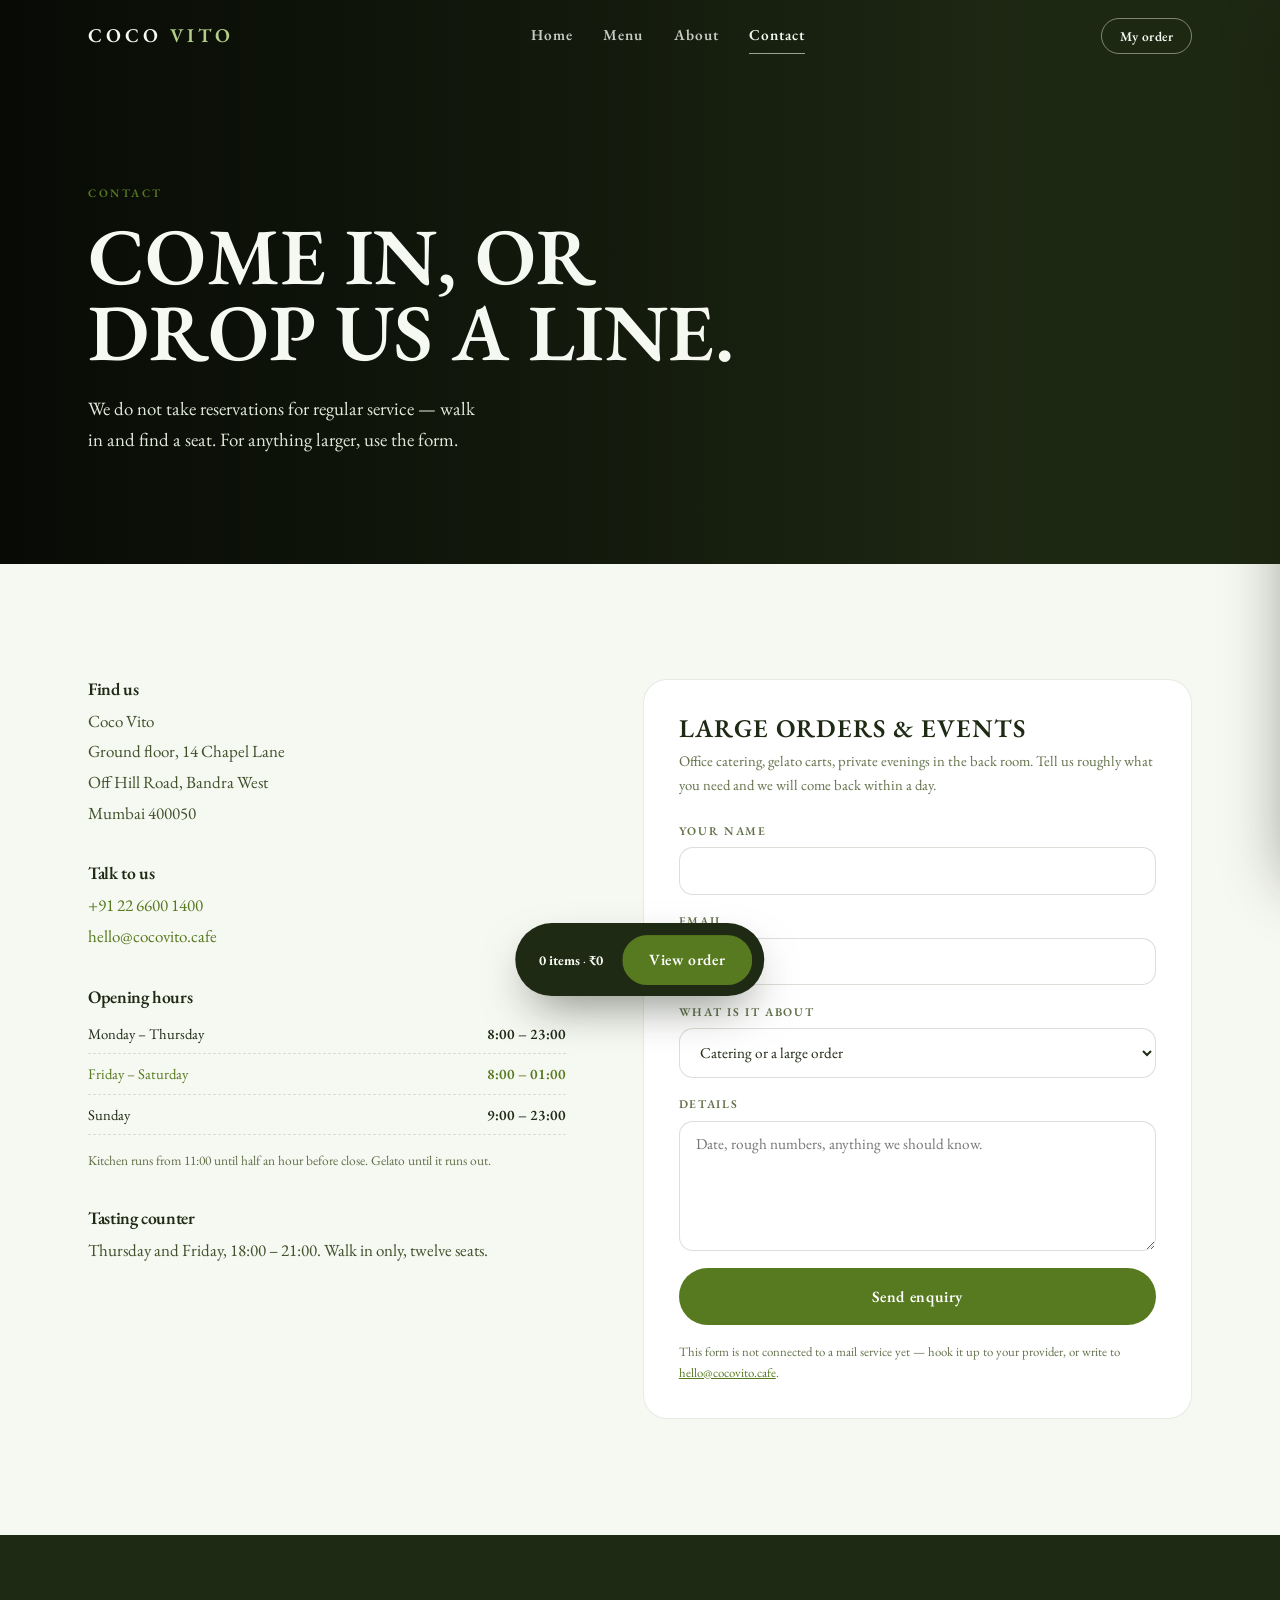
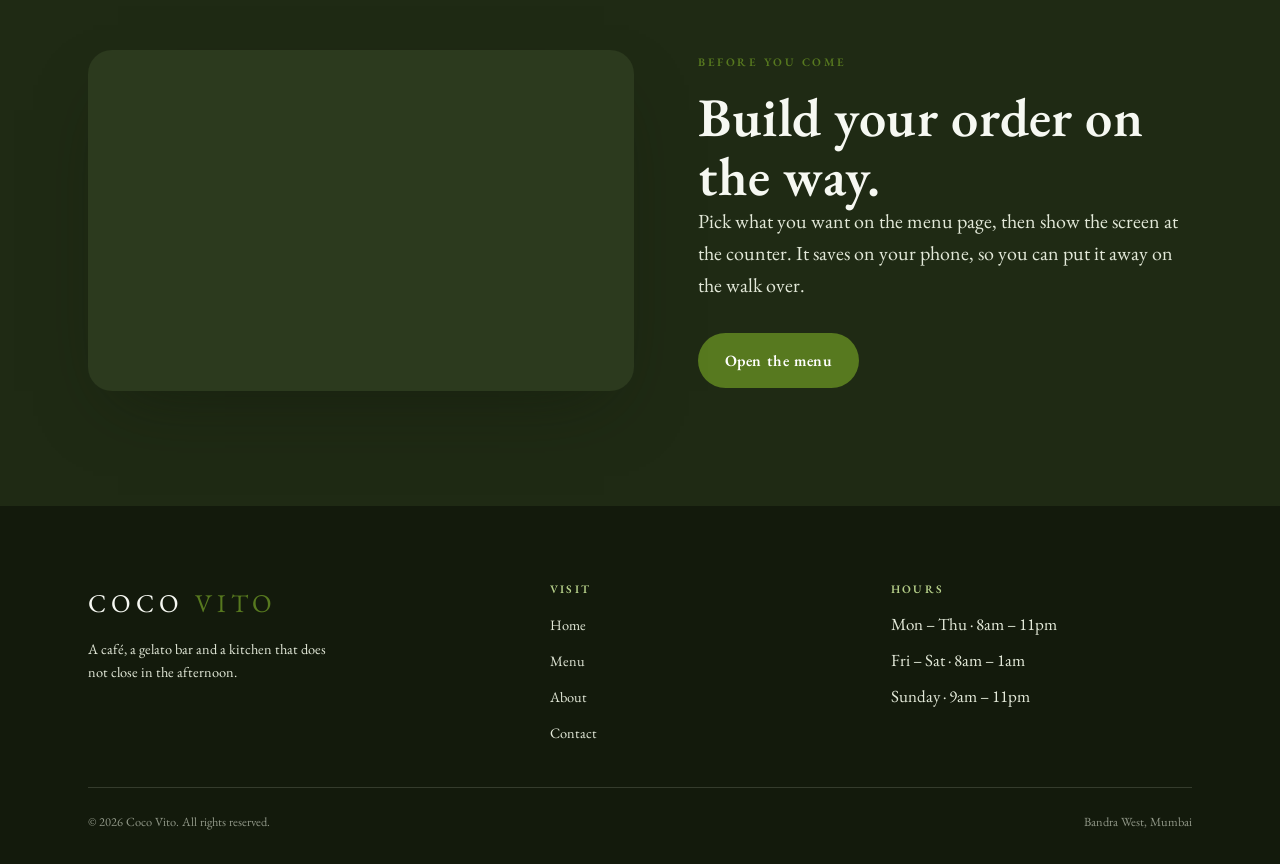
<file: contact.html>
<!doctype html>
<html lang="en">
<head>
<meta charset="utf-8">
<meta name="viewport" content="width=device-width, initial-scale=1">
<title>Contact — Coco Vito</title>
<meta name="description" content="Where to find Coco Vito, when we are open, and how to reach us about bookings, events and large orders.">
<link rel="preconnect" href="https://fonts.googleapis.com">
<link rel="preconnect" href="https://fonts.gstatic.com" crossorigin>
<link href="https://fonts.googleapis.com/css2?family=EB+Garamond:ital,wght@0,400;0,500;0,600;0,700;1,400;1,500&display=swap" rel="stylesheet">
<link rel="stylesheet" href="assets/css/styles.css?v=26">
<link rel="stylesheet" href="assets/css/editorial.css?v=26">
<link rel="stylesheet" href="https://unpkg.com/aos@2.3.4/dist/aos.css">
</head>
<body>

<header class="site-header">
  <div class="wrap">
    <a class="brand" href="index.html">Coco<span>&nbsp;Vito</span></a>

    <nav class="nav" id="nav" aria-label="Main">
      <a href="index.html">Home</a>
      <a href="menu.html">Menu</a>
      <a href="about.html">About</a>
      <a href="contact.html" aria-current="page">Contact</a>
    </nav>

    <div style="display:flex;align-items:center;gap:.6rem">
      <button class="order-pill" type="button" data-open-order>
        My order
        <span class="order-pill__count" data-order-count hidden>0</span>
      </button>
      <button class="nav-toggle" id="navToggle" type="button" aria-label="Menu" aria-expanded="false" aria-controls="nav">
        <svg width="22" height="22" viewBox="0 0 24 24" fill="none" stroke="currentColor" stroke-width="2" stroke-linecap="round">
          <path d="M3 6h18M3 12h18M3 18h18"/>
        </svg>
      </button>
    </div>
  </div>
</header>

<main>

  <section class="page-hero">
    <div class="page-hero__media">
      <video src="assets/video/menu-film.mp4" autoplay muted loop playsinline preload="metadata"></video>
    </div>
    <div class="wrap">
      <p class="eyebrow" data-aos="fade-up">Contact</p>
      <h1 data-aos="fade-up" data-aos-delay="100">Come in, or<br>drop us a line.</h1>
      <p class="hero__sub" style="margin-top:1.5rem" data-aos="fade-up" data-aos-delay="200">
        We do not take reservations for regular service — walk in and find a seat.
        For anything larger, use the form.
      </p>
    </div>
  </section>

  <section class="section">
    <div class="wrap">
      <div class="contact-grid">

        <div data-aos="fade-right">
          <div class="info-block">
            <h3>Find us</h3>
            <address>
              Coco Vito<br>
              Ground floor, 14 Chapel Lane<br>
              Off Hill Road, Bandra West<br>
              Mumbai 400050
            </address>
          </div>

          <div class="info-block">
            <h3>Talk to us</h3>
            <p>
              <a href="tel:+912266001400">+91 22 6600 1400</a><br>
              <a href="mailto:hello@cocovito.cafe">hello@cocovito.cafe</a>
            </p>
          </div>

          <div class="info-block">
            <h3>Opening hours</h3>
            <ul class="hours" id="hours">
              <li data-days="1,2,3,4"><span>Monday – Thursday</span><b>8:00 – 23:00</b></li>
              <li data-days="5,6"><span>Friday – Saturday</span><b>8:00 – 01:00</b></li>
              <li data-days="0"><span>Sunday</span><b>9:00 – 23:00</b></li>
            </ul>
            <p style="font-size:.84rem;margin-top:.8rem;color:var(--sage)">
              Kitchen runs from 11:00 until half an hour before close. Gelato until it runs out.
            </p>
          </div>

          <div class="info-block">
            <h3>Tasting counter</h3>
            <p>
              Thursday and Friday, 18:00 – 21:00. Walk in only, twelve seats.
            </p>
          </div>
        </div>

        <div data-aos="fade-left" data-aos-delay="100">
          <div class="card">
            <h3 style="margin-bottom:.4rem">Large orders &amp; events</h3>
            <p style="font-size:.92rem;color:var(--sage);margin-bottom:1.6rem">
              Office catering, gelato carts, private evenings in the back room. Tell us
              roughly what you need and we will come back within a day.
            </p>

            <form class="form" id="contactForm" novalidate>
              <div class="field">
                <label for="cf-name">Your name</label>
                <input id="cf-name" name="name" type="text" autocomplete="name" required>
              </div>
              <div class="field">
                <label for="cf-email">Email</label>
                <input id="cf-email" name="email" type="email" autocomplete="email" required>
              </div>
              <div class="field">
                <label for="cf-topic">What is it about</label>
                <select id="cf-topic" name="topic">
                  <option>Catering or a large order</option>
                  <option>Booking the back room</option>
                  <option>Gelato cart for an event</option>
                  <option>Something else</option>
                </select>
              </div>
              <div class="field">
                <label for="cf-message">Details</label>
                <textarea id="cf-message" name="message" placeholder="Date, rough numbers, anything we should know." required></textarea>
              </div>
              <button class="btn btn--accent btn--block btn--lg" type="submit">Send enquiry</button>
              <p class="form__note" id="formNote">
                This form is not connected to a mail service yet — hook it up to your provider,
                or write to <a href="mailto:hello@cocovito.cafe" style="color:var(--accent)">hello@cocovito.cafe</a>.
              </p>
            </form>
          </div>
        </div>

      </div>
    </div>
  </section>

  <section class="section section--dark">
    <div class="wrap">
      <div class="feature" data-aos="fade-up">
        <div class="feature__media" data-aos="fade-right" data-aos-delay="100">
          <video src="assets/video/food.mp4" autoplay muted loop playsinline preload="metadata"></video>
        </div>
        <div>
          <p class="eyebrow">Before you come</p>
          <h2>Build your order on the way.</h2>
          <p class="lede">
            Pick what you want on the menu page, then show the screen at the counter.
            It saves on your phone, so you can put it away on the walk over.
          </p>
          <div class="hero__actions" style="margin-top:2rem">
            <a class="btn btn--accent" href="menu.html">Open the menu</a>
          </div>
        </div>
      </div>
    </div>
  </section>

</main>

<footer class="site-footer">
  <div class="wrap">
    <div class="footer-grid">
      <div>
        <div class="footer-brand">Coco<span>&nbsp;Vito</span></div>
        <p style="max-width:34ch;font-size:.9rem">
          A café, a gelato bar and a kitchen that does not close in the afternoon.
        </p>
      </div>
      <div>
        <h4>Visit</h4>
        <ul>
          <li><a href="index.html">Home</a></li>
          <li><a href="menu.html">Menu</a></li>
          <li><a href="about.html">About</a></li>
          <li><a href="contact.html">Contact</a></li>
        </ul>
      </div>
      <div>
        <h4>Hours</h4>
        <ul>
          <li>Mon – Thu · 8am – 11pm</li>
          <li>Fri – Sat · 8am – 1am</li>
          <li>Sunday · 9am – 11pm</li>
        </ul>
      </div>
    </div>
    <div class="footer-bottom">
      <span>© <span id="year">2026</span> Coco Vito. All rights reserved.</span>
      <span>Bandra West, Mumbai</span>
    </div>
  </div>
</footer>

<div class="order-bar" id="orderBar">
  <span class="order-bar__text"><b data-order-items>0 items</b> · <b data-order-total>₹0</b></span>
  <button class="btn btn--accent" type="button" data-open-order>View order</button>
</div>

<div class="scrim" id="scrim"></div>

<aside class="drawer" id="drawer" aria-hidden="true" aria-label="Your order">
  <div class="drawer__head">
    <h2>Your order</h2>
    <button class="icon-btn" id="drawerClose" type="button" data-close-order aria-label="Close order">
      <svg width="22" height="22" viewBox="0 0 24 24" fill="none" stroke="currentColor" stroke-width="2" stroke-linecap="round"><path d="M18 6L6 18M6 6l12 12"/></svg>
    </button>
  </div>
  <div class="drawer__body" id="drawerBody"></div>
  <div class="drawer__foot">
    <div class="totals">
      <span class="totals__label" data-order-items>0 items</span>
      <span class="totals__value" data-order-total>₹0</span>
    </div>
    <button class="btn btn--accent btn--block btn--lg" type="button" data-show-counter>Show at counter</button>
    <button class="link-btn" type="button" data-clear>Clear this order</button>
  </div>
</aside>

<section class="counter" id="counter" aria-hidden="true" aria-label="Order for the counter">
  <div class="counter__head">
    <div class="counter__brand">Coco Vito</div>
    <div class="counter__code" id="counterCode">—</div>
    <p class="counter__hint" id="counterHint"></p>
  </div>
  <div class="counter__body" id="counterBody"></div>
  <div class="counter__foot">
    <div class="counter__total">
      <span>Total to pay</span>
      <b id="counterTotalValue">₹0</b>
    </div>
    <div class="counter__actions">
      <button class="btn btn--ghost" type="button" id="counterCopy">Copy</button>
      <button class="btn" type="button" id="counterClose" data-close-counter>Done</button>
    </div>
  </div>
</section>

<div class="toast" id="toast" role="status" aria-live="polite"></div>

<script src="https://unpkg.com/aos@2.3.4/dist/aos.js"></script>
<script src="assets/js/icons.js?v=26"></script>
<script src="assets/js/menu-data.js?v=26"></script>
<script src="assets/js/app.js?v=26"></script>
<script>
  document.getElementById('year').textContent = new Date().getFullYear();
  document.getElementById('contactForm').addEventListener('submit', function (e) {
    e.preventDefault();
    var note = document.getElementById('formNote');
    note.textContent = 'No mail service is connected yet, so nothing was sent. Write to hello@cocovito.cafe in the meantime.';
    note.style.color = 'var(--alert)';
  });
</script>
</body>
</html>
</file>
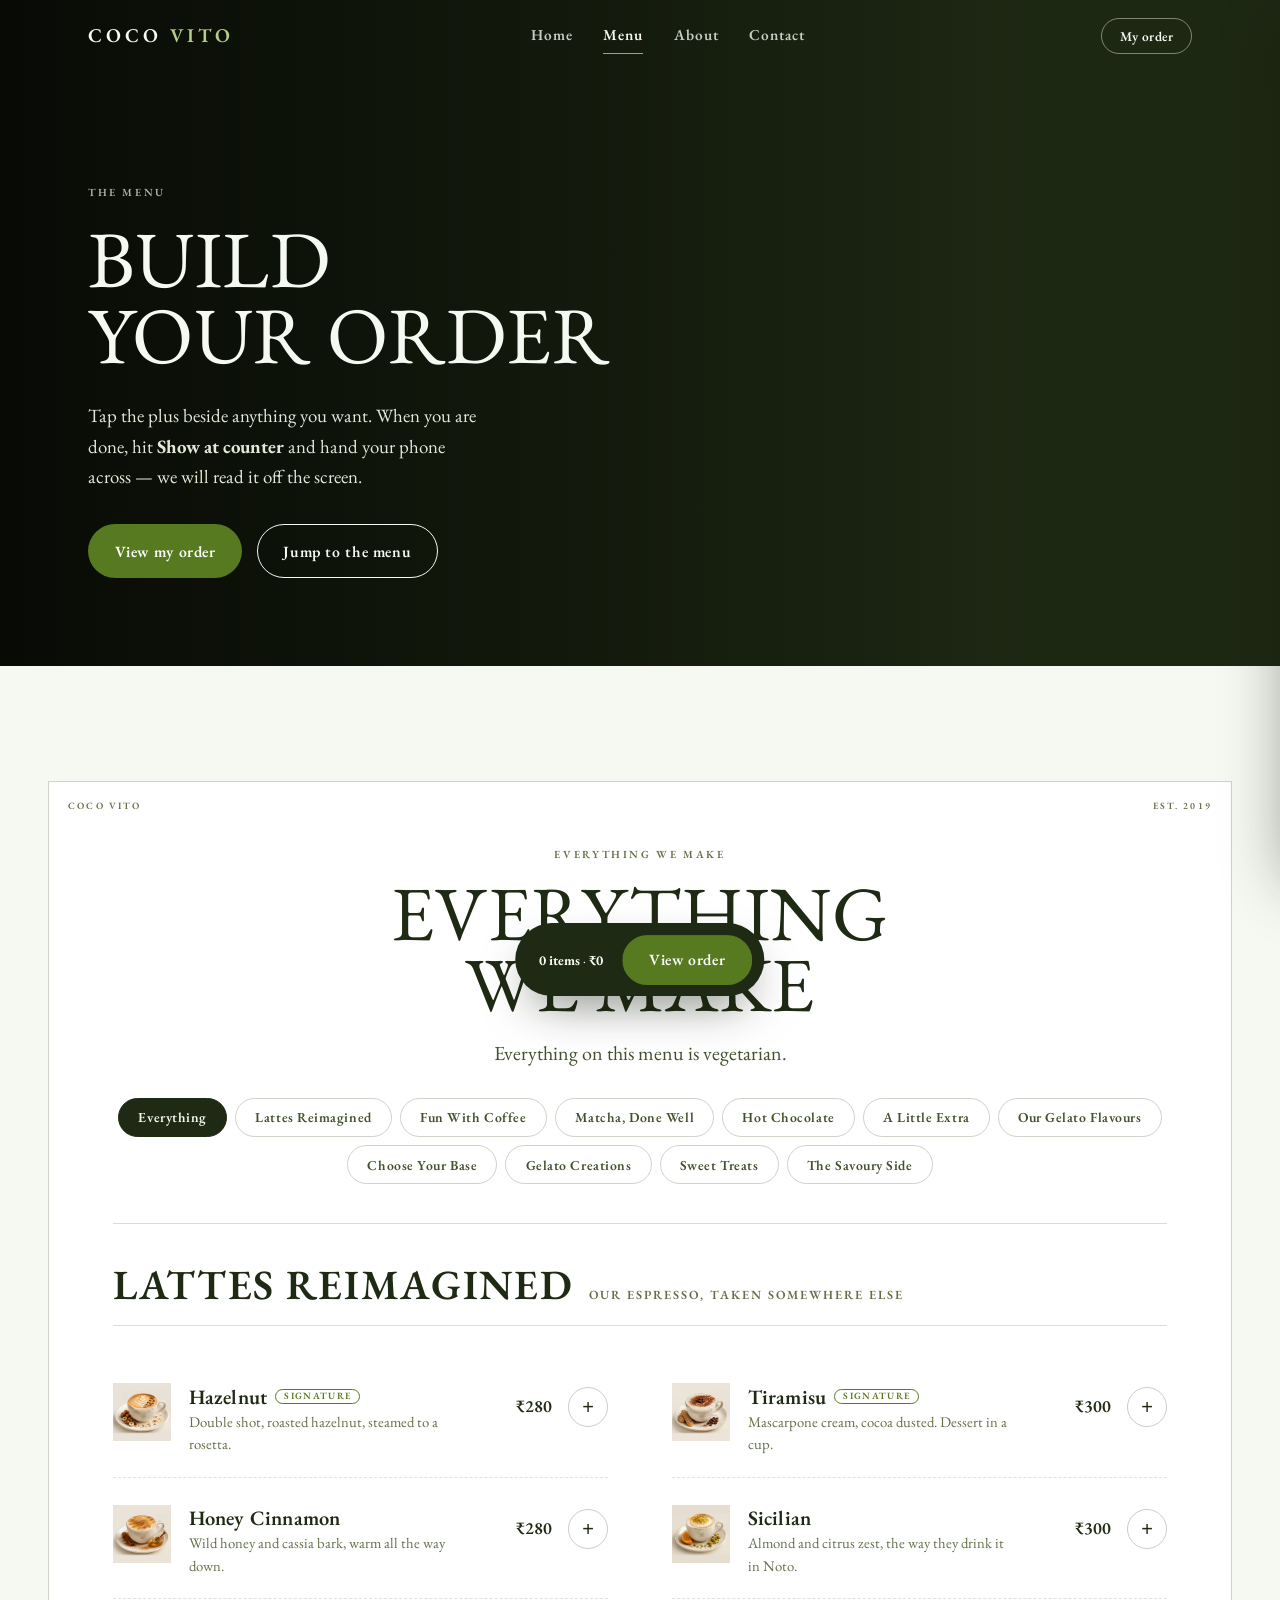
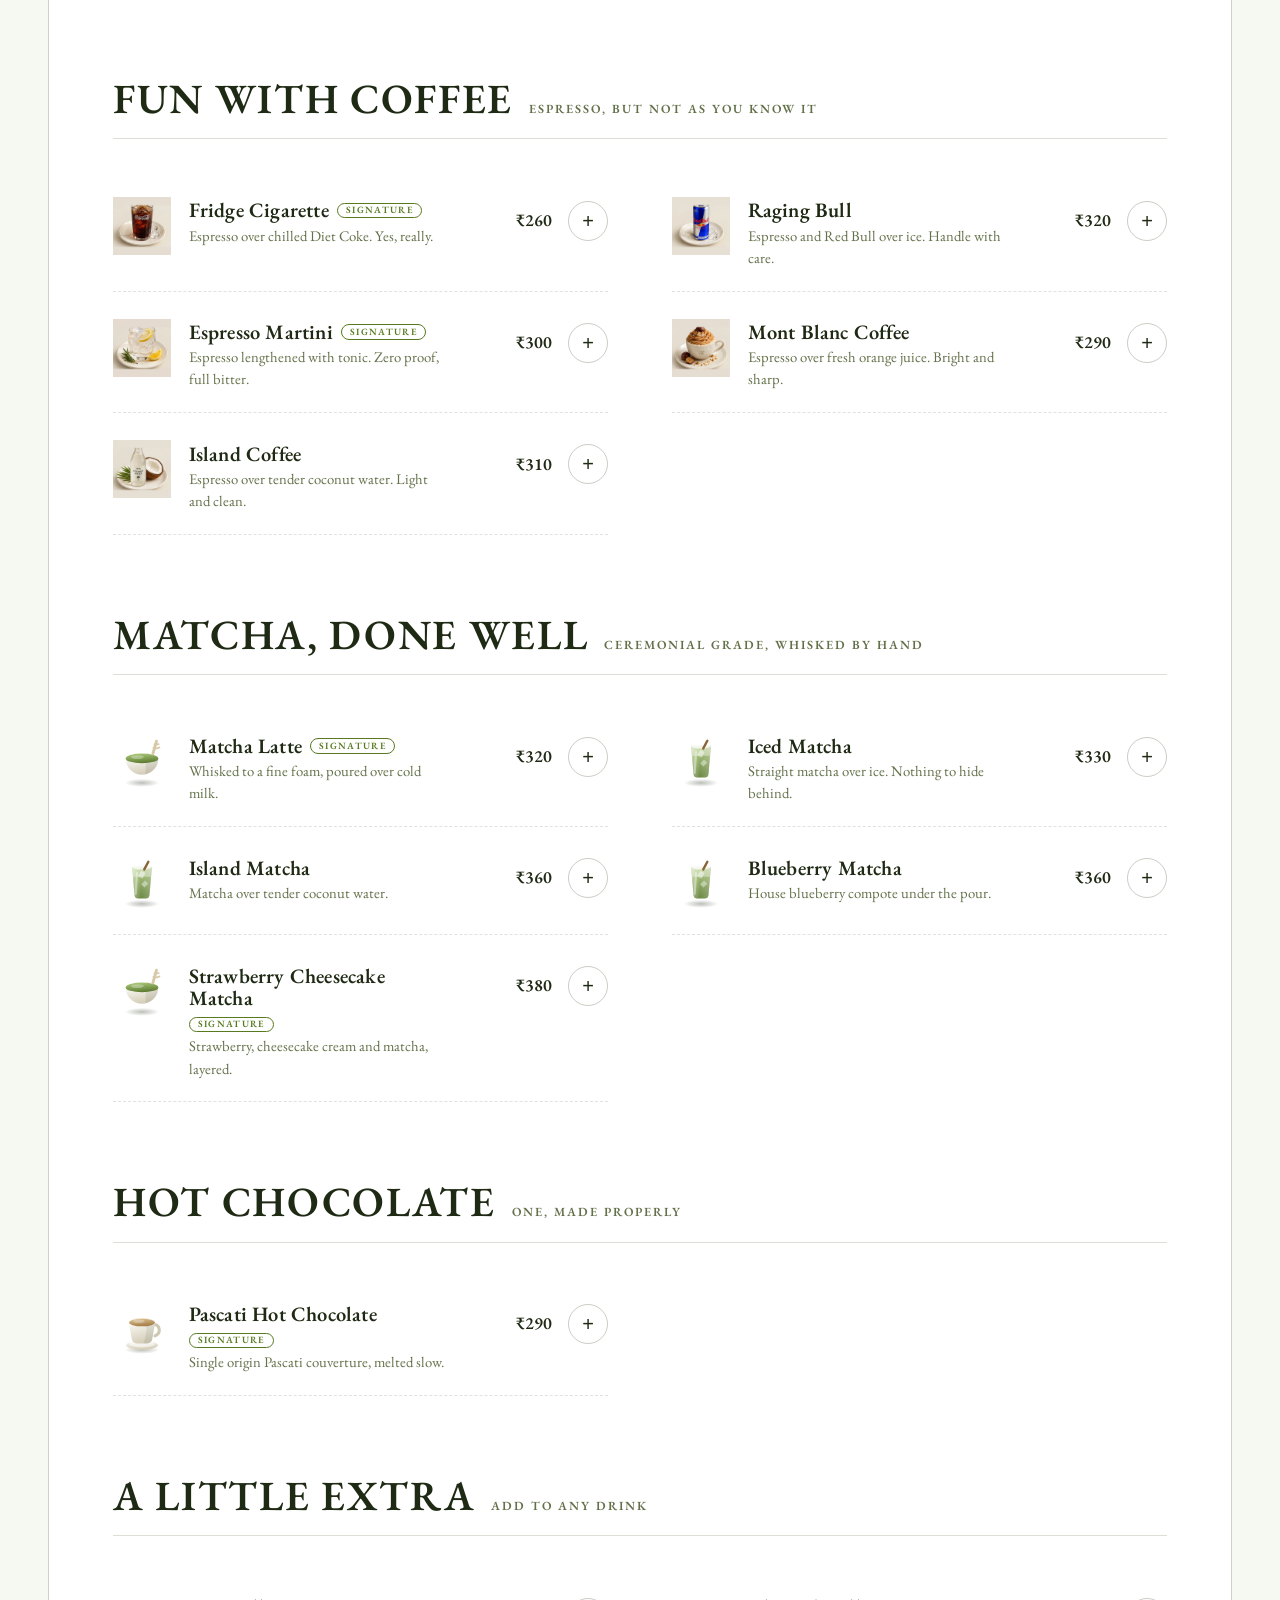
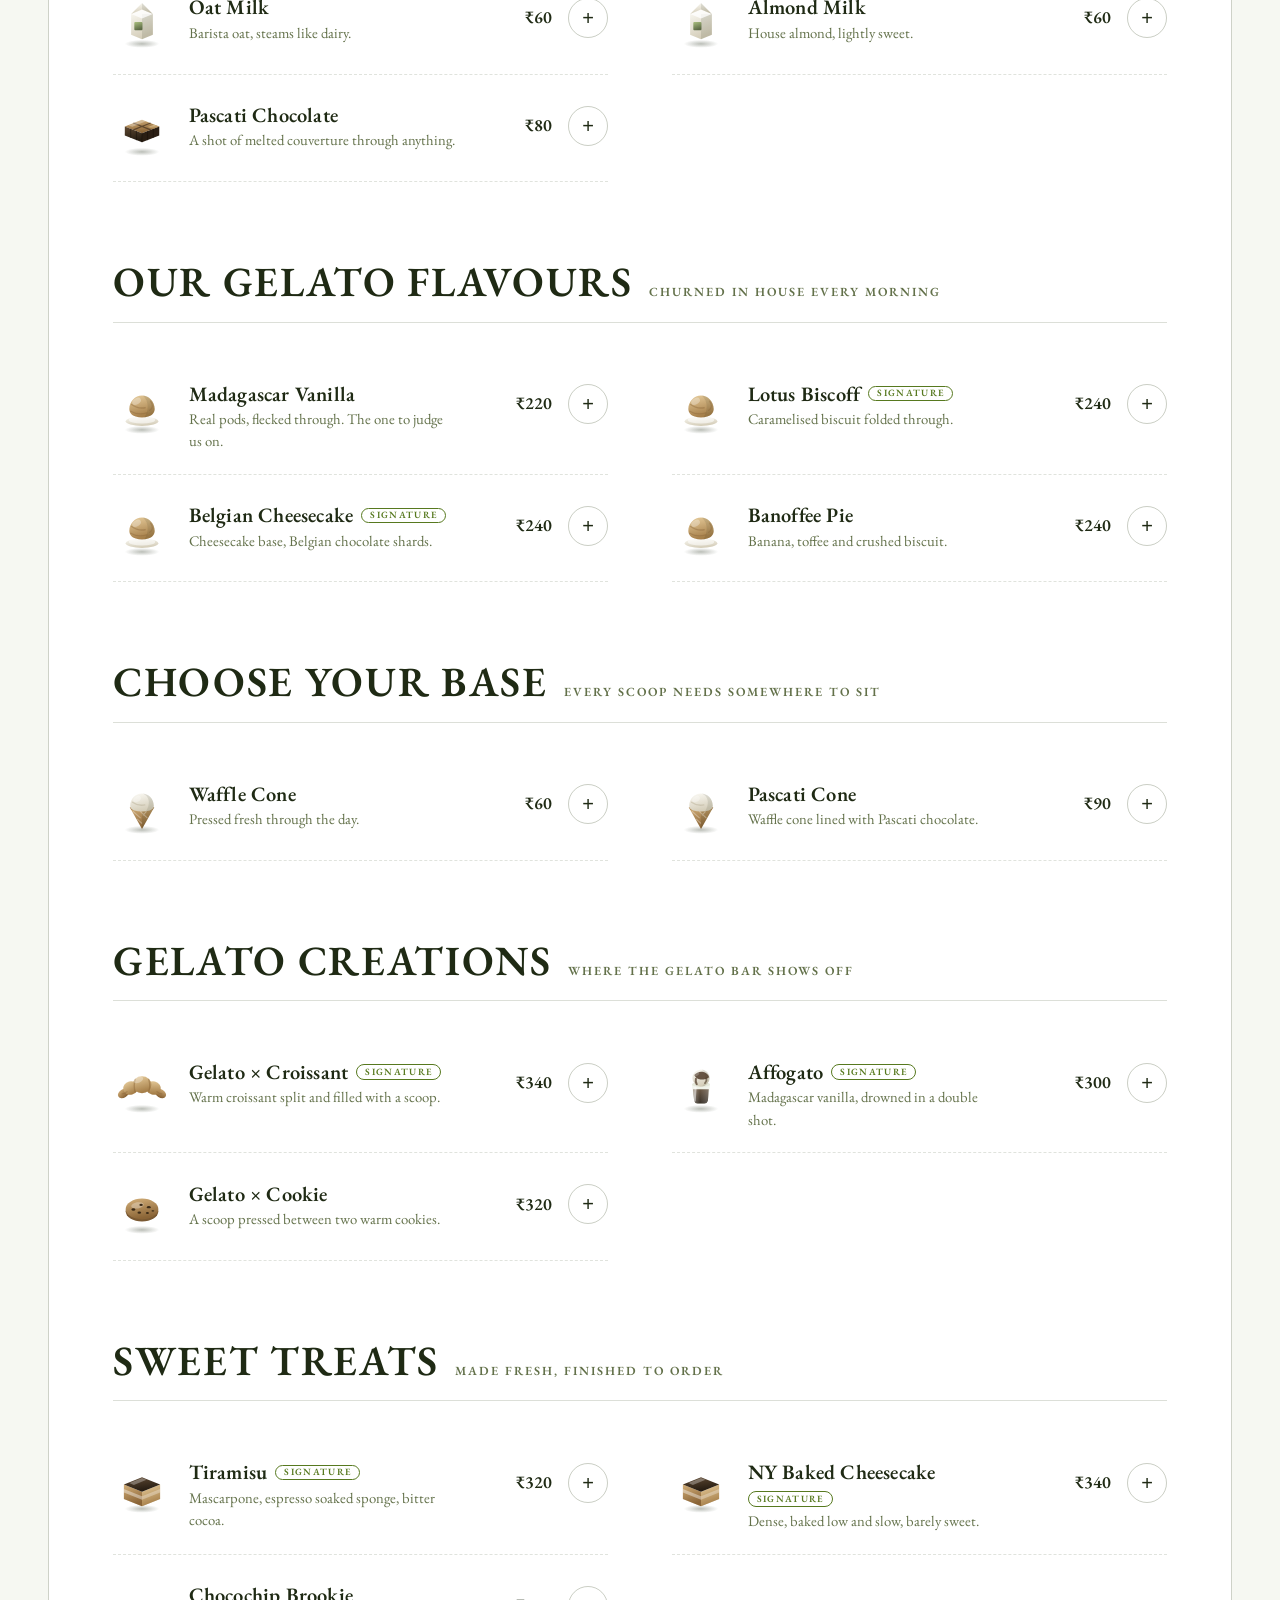
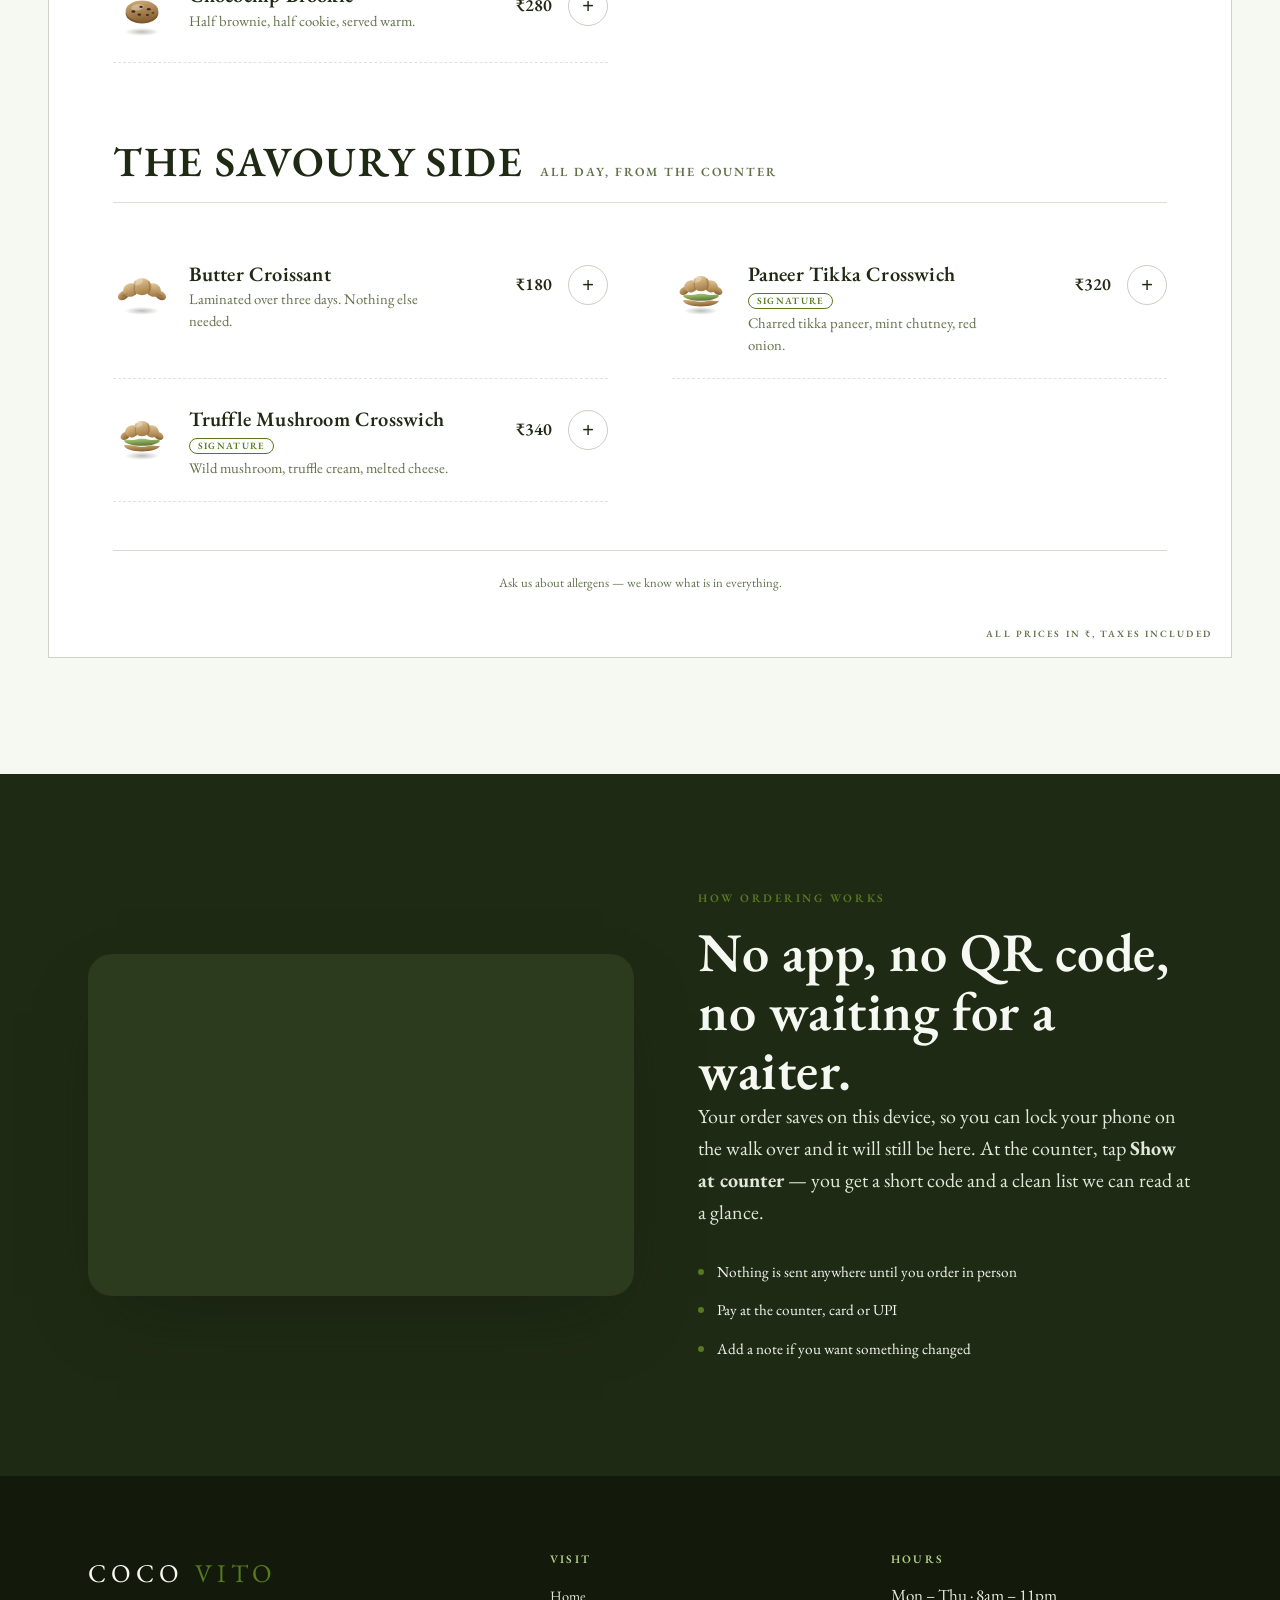
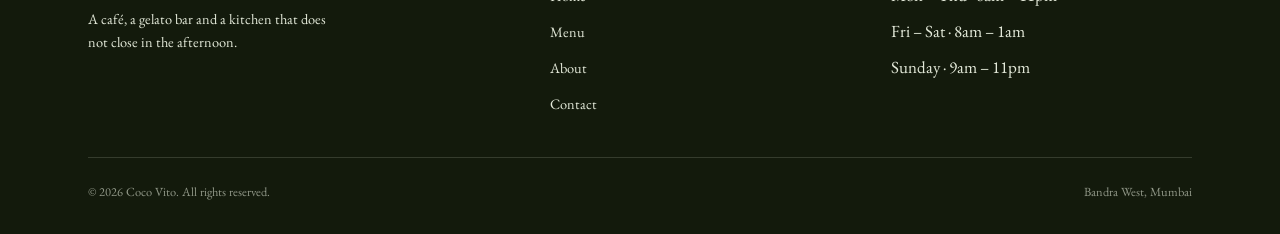
<file: menu.html>
<!doctype html>
<html lang="en">
<head>
<meta charset="utf-8">
<meta name="viewport" content="width=device-width, initial-scale=1">
<title>Menu — Coco Vito</title>
<meta name="description" content="The full Coco Vito menu. Tap to build your order, then show the screen at the counter.">
<link rel="preconnect" href="https://fonts.googleapis.com">
<link rel="preconnect" href="https://fonts.gstatic.com" crossorigin>
<link href="https://fonts.googleapis.com/css2?family=EB+Garamond:ital,wght@0,400;0,500;0,600;0,700;1,400;1,500&display=swap" rel="stylesheet">
<link rel="stylesheet" href="assets/css/styles.css?v=26">
<link rel="stylesheet" href="assets/css/editorial.css?v=26">
<link rel="stylesheet" href="https://unpkg.com/aos@2.3.4/dist/aos.css">
</head>
<body>

<header class="site-header">
  <div class="wrap">
    <a class="brand" href="index.html">Coco<span>&nbsp;Vito</span></a>

    <nav class="nav" id="nav" aria-label="Main">
      <a href="index.html">Home</a>
      <a href="menu.html" aria-current="page">Menu</a>
      <a href="about.html">About</a>
      <a href="contact.html">Contact</a>
    </nav>

    <div style="display:flex;align-items:center;gap:.6rem">
      <button class="order-pill" type="button" data-open-order>
        My order
        <span class="order-pill__count" data-order-count hidden>0</span>
      </button>
      <button class="nav-toggle" id="navToggle" type="button" aria-label="Menu" aria-expanded="false" aria-controls="nav">
        <svg width="22" height="22" viewBox="0 0 24 24" fill="none" stroke="currentColor" stroke-width="2" stroke-linecap="round">
          <path d="M3 6h18M3 12h18M3 18h18"/>
        </svg>
      </button>
    </div>
  </div>
</header>

<main>

  <section class="page-hero">
    <div class="page-hero__media">
      <video src="assets/video/living-menu-1.mp4" autoplay muted loop playsinline preload="metadata"></video>
    </div>
    <div class="wrap">
      <p class="label label--light" data-aos="fade-up">The menu</p>
      <h1 class="display display--xl" style="margin-top:1.2rem" data-aos="fade-up" data-aos-delay="100">Build<br>Your Order</h1>
      <p class="hero__sub" style="margin-top:1.8rem" data-aos="fade-up" data-aos-delay="200">
        Tap the plus beside anything you want. When you are done, hit
        <b>Show at counter</b> and hand your phone across — we will read it off the screen.
      </p>
      <div class="hero__actions" style="margin-top:2rem" data-aos="fade-up" data-aos-delay="300">
        <button class="btn btn--accent" type="button" data-open-order>View my order</button>
        <a class="btn btn--ghost" href="#espresso">Jump to the menu</a>
      </div>
    </div>
  </section>

  <section class="section" id="menu">
    <div class="wrap wrap--wide">
      <div class="frame">
        <span class="frame__corner frame__corner--tl">Coco Vito</span>
        <span class="frame__corner frame__corner--tr">Est. 2019</span>
        <span class="frame__corner frame__corner--br">All prices in &#8377;, taxes included</span>

        <div class="frame__head">
          <p class="label">Everything we make</p>
          <h2 class="display display--lg">Everything<br>We Make</h2>
          <p class="lede" style="margin:1.1rem auto 0">Everything on this menu is vegetarian.</p>
          <div class="filters" id="menuFilters" style="justify-content:center;margin-top:1.8rem"></div>
        </div>

        <div id="menuGroups"></div>

        <hr class="rule" style="margin:clamp(2rem,4vw,3rem) 0 1.4rem">
        <p class="form__note" style="text-align:center">
          Ask us about allergens — we know what is in everything.
        </p>
      </div>
    </div>
  </section>

  <section class="section section--dark">
    <div class="wrap">
      <div class="feature" data-aos="fade-up">
        <div class="feature__media" data-aos="fade-right" data-aos-delay="100">
          <video src="assets/video/food.mp4" autoplay muted loop playsinline preload="metadata"></video>
        </div>
        <div>
          <p class="eyebrow">How ordering works</p>
          <h2>No app, no QR code, no waiting for a waiter.</h2>
          <p class="lede">
            Your order saves on this device, so you can lock your phone on the walk over
            and it will still be here. At the counter, tap <b>Show at counter</b> — you get
            a short code and a clean list we can read at a glance.
          </p>
          <ul class="feature__list">
            <li>Nothing is sent anywhere until you order in person</li>
            <li>Pay at the counter, card or UPI</li>
            <li>Add a note if you want something changed</li>
          </ul>
        </div>
      </div>
    </div>
  </section>

</main>

<footer class="site-footer">
  <div class="wrap">
    <div class="footer-grid">
      <div>
        <div class="footer-brand">Coco<span>&nbsp;Vito</span></div>
        <p style="max-width:34ch;font-size:.9rem">
          A café, a gelato bar and a kitchen that does not close in the afternoon.
        </p>
      </div>
      <div>
        <h4>Visit</h4>
        <ul>
          <li><a href="index.html">Home</a></li>
          <li><a href="menu.html">Menu</a></li>
          <li><a href="about.html">About</a></li>
          <li><a href="contact.html">Contact</a></li>
        </ul>
      </div>
      <div>
        <h4>Hours</h4>
        <ul>
          <li>Mon – Thu · 8am – 11pm</li>
          <li>Fri – Sat · 8am – 1am</li>
          <li>Sunday · 9am – 11pm</li>
        </ul>
      </div>
    </div>
    <div class="footer-bottom">
      <span>© <span id="year">2026</span> Coco Vito. All rights reserved.</span>
      <span>Bandra West, Mumbai</span>
    </div>
  </div>
</footer>

<div class="order-bar" id="orderBar">
  <span class="order-bar__text"><b data-order-items>0 items</b> · <b data-order-total>₹0</b></span>
  <button class="btn btn--accent" type="button" data-open-order>View order</button>
</div>

<div class="scrim" id="scrim"></div>

<aside class="drawer" id="drawer" aria-hidden="true" aria-label="Your order">
  <div class="drawer__head">
    <h2>Your order</h2>
    <button class="icon-btn" id="drawerClose" type="button" data-close-order aria-label="Close order">
      <svg width="22" height="22" viewBox="0 0 24 24" fill="none" stroke="currentColor" stroke-width="2" stroke-linecap="round"><path d="M18 6L6 18M6 6l12 12"/></svg>
    </button>
  </div>
  <div class="drawer__body" id="drawerBody"></div>
  <div class="drawer__foot">
    <div class="totals">
      <span class="totals__label" data-order-items>0 items</span>
      <span class="totals__value" data-order-total>₹0</span>
    </div>
    <button class="btn btn--accent btn--block btn--lg" type="button" data-show-counter>Show at counter</button>
    <button class="link-btn" type="button" data-clear>Clear this order</button>
  </div>
</aside>

<section class="counter" id="counter" aria-hidden="true" aria-label="Order for the counter">
  <div class="counter__head">
    <div class="counter__brand">Coco Vito</div>
    <div class="counter__code" id="counterCode">—</div>
    <p class="counter__hint" id="counterHint"></p>
  </div>
  <div class="counter__body" id="counterBody"></div>
  <div class="counter__foot">
    <div class="counter__total">
      <span>Total to pay</span>
      <b id="counterTotalValue">₹0</b>
    </div>
    <div class="counter__actions">
      <button class="btn btn--ghost" type="button" id="counterCopy">Copy</button>
      <button class="btn" type="button" id="counterClose" data-close-counter>Done</button>
    </div>
  </div>
</section>

<div class="toast" id="toast" role="status" aria-live="polite"></div>

<script src="https://unpkg.com/aos@2.3.4/dist/aos.js"></script>
<script src="assets/js/icons.js?v=26"></script>
<script src="assets/js/menu-data.js?v=26"></script>
<script src="assets/js/app.js?v=26"></script>
<script>document.getElementById('year').textContent = new Date().getFullYear();</script>
</body>
</html>
</file>
<file: assets/css/styles.css>
/* ==========================================================================
   Coco Vito — café, gelato bar, all-day kitchen
   ========================================================================== */

:root {
  /* Colour — olive green and white, nothing else. The range runs from a
     near-black olive through to white, and the accent is a brighter, grassier
     olive so it separates from the muted olive used for body text. */

  /* olive, darkest to lightest */
  --ink:        #131A0C;   /* footer */
  --deep:       #1F2A14;   /* dark sections, primary buttons */
  --deep-2:     #2C3A1E;   /* cards sitting on dark sections */
  --olive:      #41512B;   /* body text and borders on light */
  --sage:       #63714A;   /* muted text — dark enough to clear 4.5:1 on --linen */

  /* accents */
  --accent:      #57791F;  /* links, buttons, prices — 5:1 on white */
  --accent-soft: #B4CD88;  /* accent on dark backgrounds */
  --alert:       #9C4A33;  /* destructive / clear — the one non-olive, by design */

  /* white, faintly warmed toward olive so it does not go blue next to green */
  --mist:        #E3E9D9;  /* light text on dark */
  --linen:       #F6F8F2;  /* page background */
  --paper:       #FFFFFF;  /* cards and alternating sections */

  /* diet markers stay conventional — not part of the theme */
  --veg:        #4C9A4C;
  --nonveg:     #B5452F;

  /* type */
  /* One typeface for the whole site. EB Garamond holds up from an 11px
     tracked label to a 96px headline, which a Didone does not. */
  --display: "EB Garamond", Garamond, Georgia, serif;
  --sans: "EB Garamond", Garamond, Georgia, serif;

  /* metrics */
  --maxw: 1200px;
  --gutter: clamp(1.25rem, 4vw, 3rem);
  --radius: 14px;
  --radius-lg: 24px;
  --header-h: 72px;

  /* motion */
  --ease: cubic-bezier(.22, .61, .36, 1);
}

* { box-sizing: border-box; }

html { scroll-behavior: smooth; scroll-padding-top: calc(var(--header-h) + 16px); }

body {
  margin: 0;
  background: var(--linen);
  color: var(--deep);
  font-family: var(--sans);
  font-size: 16px;
  line-height: 1.65;
  -webkit-font-smoothing: antialiased;
  overflow-x: hidden;
}

body.is-locked { overflow: hidden; }

img, video { display: block; max-width: 100%; }

a { color: inherit; }

h1, h2, h3, h4 {
  font-family: var(--display);
  font-weight: 600;
  line-height: 1.08;
  letter-spacing: -0.02em;
  margin: 0;
}

h1 { font-size: clamp(2.6rem, 7vw, 5.2rem); }
h2 { font-size: clamp(2rem, 4.4vw, 3.4rem); }
h3 { font-size: clamp(1.25rem, 2vw, 1.6rem); }

p { margin: 0 0 1.1em; }

.wrap {
  width: 100%;
  max-width: var(--maxw);
  margin-inline: auto;
  padding-inline: var(--gutter);
}

.eyebrow {
  font-size: .72rem;
  letter-spacing: .22em;
  text-transform: uppercase;
  font-weight: 600;
  color: var(--accent);
  margin: 0 0 1rem;
}

.lede {
  font-size: clamp(1.05rem, 1.6vw, 1.25rem);
  color: var(--olive);
  max-width: 52ch;
}

.section { padding: clamp(4rem, 9vw, 8rem) 0; }
.section--dark { background: var(--deep); color: var(--linen); }
.section--dark .lede { color: var(--mist); }
.section--paper { background: var(--paper); }

.section-head { margin-bottom: clamp(2.5rem, 5vw, 4rem); }

/* ---------- buttons ---------- */

.btn {
  display: inline-flex;
  align-items: center;
  justify-content: center;
  gap: .55rem;
  font-family: var(--sans);
  font-size: .9rem;
  font-weight: 600;
  letter-spacing: .02em;
  padding: .85rem 1.6rem;
  border-radius: 100px;
  border: 1px solid transparent;
  background: var(--deep);
  color: var(--linen);
  cursor: pointer;
  text-decoration: none;
  transition: transform .25s var(--ease), background .25s var(--ease), color .25s var(--ease);
}
.btn:hover { transform: translateY(-2px); }
.btn:active { transform: translateY(0); }
.btn--accent { background: var(--accent); color: #fff; }
.btn--ghost { background: transparent; border-color: currentColor; color: inherit; }
.btn--ghost:hover { background: var(--deep); color: var(--linen); border-color: var(--deep); }
.section--dark .btn--ghost:hover { background: var(--linen); color: var(--deep); border-color: var(--linen); }
.btn--block { width: 100%; }
.btn--lg { padding: 1.05rem 2.1rem; font-size: 1rem; }

:focus-visible { outline: 2px solid var(--accent); outline-offset: 3px; border-radius: 4px; }

/* ---------- header ---------- */

.site-header {
  position: fixed;
  top: 0;
  left: 0;
  right: 0;
  z-index: 60;
  height: var(--header-h);
  display: flex;
  align-items: center;
  background: transparent;
  border-bottom: 1px solid transparent;
  /* fast: a slow fade leaves a window where the page shows through the bar */
  transition: background .16s linear, border-color .16s linear,
              backdrop-filter .16s linear;
}

/* Only once you have scrolled does it take on a surface. */
.site-header.is-stuck {
  /* near opaque: at 76% the page scrolled visibly behind the bar */
  background: color-mix(in srgb, var(--linen) 96%, transparent);
  backdrop-filter: blur(16px) saturate(140%);
  border-bottom-color: color-mix(in srgb, var(--olive) 12%, transparent);
}

.site-header .wrap {
  display: flex;
  align-items: center;
  justify-content: space-between;
  gap: 1rem;
}

.brand {
  font-family: var(--display);
  font-weight: 600;
  font-size: 1.22rem;
  letter-spacing: .14em;
  text-transform: uppercase;
  text-decoration: none;
  white-space: nowrap;
}
.brand span { color: var(--accent); }

.nav {
  display: flex;
  align-items: center;
  gap: clamp(1rem, 2.4vw, 2.2rem);
}
.nav a {
  font-size: .86rem;
  font-weight: 500;
  letter-spacing: .04em;
  text-decoration: none;
  color: var(--olive);
  padding: .4rem 0;
  position: relative;
  transition: color .2s var(--ease);
}
.nav a::after {
  content: "";
  position: absolute;
  left: 0; bottom: 0;
  width: 100%;
  height: 1px;
  background: currentColor;
  transform: scaleX(0);
  transform-origin: right;
  transition: transform .3s var(--ease);
}
.nav a:hover, .nav a[aria-current="page"] { color: var(--deep); }
.nav a:hover::after, .nav a[aria-current="page"]::after { transform: scaleX(1); transform-origin: left; }

.order-pill {
  display: inline-flex;
  align-items: center;
  gap: .5rem;
  background: var(--deep);
  color: var(--linen);
  border: 0;
  border-radius: 100px;
  padding: .6rem 1.05rem;
  font-family: var(--sans);
  font-size: .84rem;
  font-weight: 600;
  cursor: pointer;
  transition: background .25s var(--ease);
}
.order-pill:hover { background: var(--accent); }
.order-pill__count {
  min-width: 1.4rem;
  height: 1.4rem;
  display: grid;
  place-items: center;
  border-radius: 100px;
  background: var(--accent);
  color: #fff;
  font-size: .74rem;
  font-weight: 700;
  padding-inline: .3rem;
}
.order-pill:hover .order-pill__count { background: var(--deep); }
/* the display above would otherwise beat the hidden attribute */
.order-pill__count[hidden] { display: none; }

.nav-toggle {
  display: none;
  background: none;
  border: 0;
  cursor: pointer;
  padding: .5rem;
  color: var(--deep);
}

/* ---------- hero ---------- */

.hero {
  position: relative;
  min-height: min(92vh, 860px);
  display: flex;
  align-items: flex-end;
  overflow: hidden;
  background: var(--deep);
  color: var(--linen);
}
.hero__media,
.hero__media video {
  position: absolute;
  inset: 0;
  width: 100%;
  height: 100%;
  object-fit: cover;
}
.hero__media::after {
  content: "";
  position: absolute;
  inset: 0;
  background:
    linear-gradient(to top, rgba(19,26,12,.92) 0%, rgba(19,26,12,.45) 45%, rgba(19,26,12,.35) 100%);
}
.hero__inner {
  position: relative;
  z-index: 2;
  padding-block: clamp(3rem, 8vw, 6rem);
  width: 100%;
}
.hero h1 { max-width: 16ch; }
.hero h1 em { font-style: italic; color: var(--accent-soft); }
.hero__sub {
  margin-top: 1.5rem;
  max-width: 44ch;
  color: var(--mist);
  font-size: clamp(1rem, 1.5vw, 1.18rem);
}
.hero__actions { margin-top: 2.2rem; display: flex; flex-wrap: wrap; gap: .9rem; }
.hero__meta {
  margin-top: 3rem;
  display: flex;
  flex-wrap: wrap;
  gap: 1.5rem 2.5rem;
  font-size: .78rem;
  letter-spacing: .16em;
  text-transform: uppercase;
  color: color-mix(in srgb, var(--mist) 72%, transparent);
}

/* ---------- feature strip ---------- */

.feature {
  display: grid;
  grid-template-columns: 1.05fr .95fr;
  gap: clamp(2rem, 5vw, 4.5rem);
  align-items: center;
}
.feature__media {
  position: relative;
  border-radius: var(--radius-lg);
  overflow: hidden;
  background: var(--deep-2);
  aspect-ratio: 16 / 10;
  box-shadow: 0 30px 70px -30px rgba(19,26,12,.6);
}
.feature__media video { width: 100%; height: 100%; object-fit: cover; }
.feature--flip .feature__media { order: 2; }

.feature__list {
  list-style: none;
  margin: 2rem 0 0;
  padding: 0;
  display: grid;
  gap: .9rem;
}
.feature__list li {
  display: flex;
  gap: .8rem;
  align-items: baseline;
  font-size: .95rem;
}
.feature__list li::before {
  content: "";
  flex: none;
  width: 6px; height: 6px;
  border-radius: 50%;
  background: var(--accent);
  transform: translateY(-2px);
}

/* ---------- round icon button ---------- */

.round-btn {
  width: 48px; height: 48px;
  border-radius: 50%;
  border: 1px solid color-mix(in srgb, currentColor 35%, transparent);
  background: transparent;
  color: inherit;
  display: grid;
  place-items: center;
  cursor: pointer;
  transition: background .25s var(--ease), color .25s var(--ease), transform .25s var(--ease);
}
.round-btn:hover { background: var(--linen); color: var(--deep); transform: scale(1.06); }

/* ---------- menu ---------- */

.menu-top {
  display: flex;
  flex-wrap: wrap;
  align-items: flex-end;
  justify-content: space-between;
  gap: 1.5rem 2rem;
  margin-bottom: 2.5rem;
}

.filters { display: flex; flex-wrap: wrap; gap: .5rem; }
.chip {
  border: 1px solid color-mix(in srgb, var(--olive) 25%, transparent);
  background: transparent;
  color: var(--olive);
  font-family: var(--sans);
  font-size: .82rem;
  font-weight: 500;
  padding: .5rem 1rem;
  border-radius: 100px;
  cursor: pointer;
  transition: all .22s var(--ease);
}
.chip:hover { border-color: var(--accent); color: var(--accent); }
.chip[aria-pressed="true"] { background: var(--deep); border-color: var(--deep); color: var(--linen); }

.menu-group { margin-bottom: clamp(2.5rem, 5vw, 4rem); }
.menu-group[hidden] { display: none; }

.menu-group__head {
  display: flex;
  align-items: baseline;
  gap: 1rem;
  margin-bottom: 1.5rem;
  padding-bottom: .9rem;
  border-bottom: 1px solid color-mix(in srgb, var(--olive) 18%, transparent);
}
.menu-group__head h3 { font-size: clamp(1.4rem, 2.4vw, 1.9rem); }
.menu-group__count {
  font-size: .74rem;
  letter-spacing: .16em;
  text-transform: uppercase;
  color: var(--sage);
}

.menu-grid {
  display: grid;
  grid-template-columns: repeat(auto-fill, minmax(320px, 1fr));
  gap: .5rem 2.5rem;
}

.item {
  display: grid;
  grid-template-columns: auto 1fr auto;
  gap: .9rem;
  align-items: start;
  padding: 1.05rem 0;
  border-bottom: 1px dashed color-mix(in srgb, var(--olive) 16%, transparent);
}
.item[hidden] { display: none; }

.diet {
  flex: none;
  width: 15px; height: 15px;
  border-radius: 3px;
  border: 1.5px solid var(--veg);
  display: grid;
  place-items: center;
  margin-top: .42rem;
}
.diet::after {
  content: "";
  width: 7px; height: 7px;
  border-radius: 50%;
  background: var(--veg);
}
.diet--nonveg { border-color: var(--nonveg); }
.diet--nonveg::after { background: var(--nonveg); }

.item__body { min-width: 0; }
.item__name {
  font-family: var(--display);
  font-size: 1.08rem;
  font-weight: 600;
  display: flex;
  align-items: center;
  flex-wrap: wrap;
  gap: .5rem;
  margin-bottom: .2rem;
}
.tag {
  font-family: var(--sans);
  font-size: .6rem;
  font-weight: 700;
  letter-spacing: .14em;
  text-transform: uppercase;
  color: var(--accent);
  border: 1px solid currentColor;
  border-radius: 100px;
  padding: .1rem .5rem;
}
.item__note {
  font-size: .85rem;
  color: var(--sage);
  margin: 0;
  line-height: 1.5;
}

.item__right {
  display: flex;
  align-items: center;
  gap: .8rem;
  padding-top: .1rem;
}
.item__price { font-size: .95rem; font-weight: 600; font-variant-numeric: tabular-nums; }

.add {
  width: 34px; height: 34px;
  border-radius: 50%;
  border: 1px solid color-mix(in srgb, var(--olive) 28%, transparent);
  background: transparent;
  color: var(--deep);
  font-size: 1.1rem;
  line-height: 1;
  display: grid;
  place-items: center;
  cursor: pointer;
  transition: all .2s var(--ease);
}
.add:hover { background: var(--accent); border-color: var(--accent); color: #fff; transform: scale(1.08); }
.add.is-added { background: var(--veg); border-color: var(--veg); color: #fff; }

.item__qty {
  min-width: 34px;
  text-align: center;
  font-size: .82rem;
  font-weight: 700;
  font-variant-numeric: tabular-nums;
  color: var(--accent);
}

/* ---------- menu teaser (home) ---------- */

.teaser {
  display: grid;
  grid-template-columns: repeat(auto-fit, minmax(250px, 1fr));
  gap: 1.2rem;
}

.teaser__card {
  display: block;
  text-decoration: none;
  color: inherit;
  background: var(--paper);
  border: 1px solid color-mix(in srgb, var(--olive) 12%, transparent);
  border-radius: var(--radius-lg);
  padding: 1.6rem 1.5rem 1.4rem;
  transition: transform .3s var(--ease), border-color .3s var(--ease), box-shadow .3s var(--ease);
}
.teaser__card:hover {
  transform: translateY(-4px);
  border-color: var(--accent);
  box-shadow: 0 22px 44px -26px rgba(19,26,12,.45);
}
.teaser__card h3 { font-size: 1.3rem; margin-bottom: .35rem; }
.teaser__note {
  font-size: .78rem;
  letter-spacing: .1em;
  text-transform: uppercase;
  color: var(--sage);
  margin: 0 0 1.1rem;
}
.teaser__picks { list-style: none; margin: 0 0 1.1rem; padding: 0; display: grid; gap: .5rem; }
.teaser__picks li {
  display: flex;
  justify-content: space-between;
  gap: 1rem;
  font-size: .9rem;
  padding-bottom: .5rem;
  border-bottom: 1px dashed color-mix(in srgb, var(--olive) 14%, transparent);
}
.teaser__picks b { font-variant-numeric: tabular-nums; font-weight: 600; }
.teaser__more {
  font-size: .76rem;
  font-weight: 600;
  letter-spacing: .1em;
  text-transform: uppercase;
  color: var(--accent);
}
.teaser__card:hover .teaser__more { text-decoration: underline; text-underline-offset: 3px; }

/* ---------- order bar (mobile-friendly sticky) ---------- */

.order-bar {
  position: fixed;
  left: 50%;
  bottom: 1.25rem;
  transform: translate(-50%, 160%);
  z-index: 70;
  display: flex;
  align-items: center;
  gap: 1.2rem;
  background: var(--deep);
  color: var(--linen);
  border-radius: 100px;
  padding: .7rem .8rem .7rem 1.5rem;
  box-shadow: 0 20px 48px -16px rgba(19,26,12,.6);
  transition: transform .45s var(--ease);
  max-width: calc(100vw - 2rem);
}
.order-bar.is-visible { transform: translate(-50%, 0); }
.order-bar__text { font-size: .86rem; white-space: nowrap; }
.order-bar__text b { font-variant-numeric: tabular-nums; }

/* ---------- order drawer ---------- */

.scrim {
  position: fixed;
  inset: 0;
  background: rgba(19,26,12,.55);
  backdrop-filter: blur(3px);
  opacity: 0;
  pointer-events: none;
  transition: opacity .35s var(--ease);
  z-index: 80;
}
.scrim.is-open { opacity: 1; pointer-events: auto; }

.drawer {
  position: fixed;
  top: 0; right: 0;
  height: 100dvh;
  width: min(440px, 100vw);
  background: var(--paper);
  z-index: 90;
  display: flex;
  flex-direction: column;
  transform: translateX(102%);
  transition: transform .45s var(--ease);
  box-shadow: -20px 0 60px -20px rgba(19,26,12,.45);
}
.drawer.is-open { transform: translateX(0); }

.drawer__head {
  display: flex;
  align-items: center;
  justify-content: space-between;
  gap: 1rem;
  padding: 1.4rem var(--gutter);
  border-bottom: 1px solid color-mix(in srgb, var(--olive) 14%, transparent);
}
.drawer__head h2 { font-size: 1.5rem; }
.icon-btn {
  background: none;
  border: 0;
  cursor: pointer;
  color: var(--olive);
  padding: .4rem;
  border-radius: 8px;
  line-height: 0;
  transition: background .2s var(--ease), color .2s var(--ease);
}
.icon-btn:hover { background: var(--mist); color: var(--deep); }

.drawer__body {
  flex: 1;
  overflow-y: auto;
  padding: 1rem var(--gutter) 1.5rem;
}

.empty {
  text-align: center;
  padding: 4rem 1rem;
  color: var(--sage);
}
.empty h3 { margin-bottom: .6rem; color: var(--deep); }

.line {
  display: grid;
  grid-template-columns: 1fr auto;
  gap: .4rem 1rem;
  padding: 1rem 0;
  border-bottom: 1px solid color-mix(in srgb, var(--olive) 12%, transparent);
}
.line__name { font-family: var(--display); font-size: 1rem; font-weight: 600; }
.line__meta { font-size: .78rem; color: var(--sage); }
.line__total { font-weight: 600; font-variant-numeric: tabular-nums; text-align: right; }

.stepper {
  display: inline-flex;
  align-items: center;
  gap: .2rem;
  border: 1px solid color-mix(in srgb, var(--olive) 22%, transparent);
  border-radius: 100px;
  padding: .15rem;
  margin-top: .4rem;
}
.stepper button {
  width: 26px; height: 26px;
  border: 0;
  background: transparent;
  color: var(--olive);
  border-radius: 50%;
  cursor: pointer;
  font-size: 1rem;
  line-height: 1;
  display: grid;
  place-items: center;
  transition: background .2s var(--ease);
}
.stepper button:hover { background: var(--mist); color: var(--deep); }
.stepper span {
  min-width: 26px;
  text-align: center;
  font-size: .84rem;
  font-weight: 700;
  font-variant-numeric: tabular-nums;
}

.note-field {
  width: 100%;
  margin-top: 1.4rem;
  font-family: var(--sans);
  font-size: .9rem;
  color: var(--deep);
  background: var(--linen);
  border: 1px solid color-mix(in srgb, var(--olive) 16%, transparent);
  border-radius: var(--radius);
  padding: .8rem 1rem;
  resize: vertical;
  min-height: 76px;
}
.note-field::placeholder { color: var(--sage); }

.drawer__foot {
  padding: 1.2rem var(--gutter) calc(1.2rem + env(safe-area-inset-bottom));
  border-top: 1px solid color-mix(in srgb, var(--olive) 14%, transparent);
  background: var(--linen);
}
.totals {
  display: flex;
  align-items: baseline;
  justify-content: space-between;
  margin-bottom: 1rem;
}
.totals__label { font-size: .76rem; letter-spacing: .16em; text-transform: uppercase; color: var(--sage); }
.totals__value { font-family: var(--display); font-size: 1.8rem; font-variant-numeric: tabular-nums; }
.drawer__foot .btn + .btn { margin-top: .6rem; }
.link-btn {
  display: block;
  width: 100%;
  margin-top: .8rem;
  background: none;
  border: 0;
  font-family: var(--sans);
  font-size: .8rem;
  color: var(--sage);
  text-decoration: underline;
  text-underline-offset: 3px;
  cursor: pointer;
}
.link-btn:hover { color: var(--alert); }

/* ---------- counter view ---------- */

.counter {
  position: fixed;
  inset: 0;
  z-index: 100;
  background: var(--paper);
  display: flex;
  flex-direction: column;
  opacity: 0;
  pointer-events: none;
  transition: opacity .3s var(--ease);
}
.counter.is-open { opacity: 1; pointer-events: auto; }

.counter__head {
  background: var(--deep);
  color: var(--linen);
  padding: 1.6rem var(--gutter) 1.8rem;
  text-align: center;
}
.counter__brand {
  font-family: var(--display);
  letter-spacing: .22em;
  text-transform: uppercase;
  font-size: .9rem;
  color: var(--accent-soft);
  margin-bottom: 1rem;
}
.counter__code {
  font-family: var(--display);
  font-size: clamp(3.2rem, 14vw, 6rem);
  line-height: 1;
  letter-spacing: .06em;
}
.counter__hint {
  margin: .9rem 0 0;
  font-size: .76rem;
  letter-spacing: .18em;
  text-transform: uppercase;
  color: color-mix(in srgb, var(--mist) 70%, transparent);
}

.counter__body {
  flex: 1;
  overflow-y: auto;
  padding: 1.5rem var(--gutter);
  max-width: 640px;
  width: 100%;
  margin-inline: auto;
}
.counter__line {
  display: grid;
  grid-template-columns: 2.6rem 1fr auto;
  gap: 1rem;
  align-items: baseline;
  padding: .9rem 0;
  border-bottom: 1px solid color-mix(in srgb, var(--olive) 14%, transparent);
  font-size: clamp(1rem, 2.6vw, 1.25rem);
}
.counter__qty {
  font-weight: 700;
  font-variant-numeric: tabular-nums;
  color: var(--accent);
}
.counter__name { font-family: var(--display); font-weight: 600; }
.counter__amt { font-variant-numeric: tabular-nums; font-weight: 600; }

.counter__note {
  margin-top: 1.4rem;
  padding: 1rem 1.2rem;
  background: var(--linen);
  border-left: 3px solid var(--accent);
  border-radius: 0 var(--radius) var(--radius) 0;
  font-size: .95rem;
}
.counter__note strong {
  display: block;
  font-size: .7rem;
  letter-spacing: .16em;
  text-transform: uppercase;
  color: var(--sage);
  margin-bottom: .3rem;
}

.counter__foot {
  border-top: 2px solid var(--deep);
  padding: 1.2rem var(--gutter) calc(1.4rem + env(safe-area-inset-bottom));
  max-width: 640px;
  width: 100%;
  margin-inline: auto;
}
.counter__total {
  display: flex;
  align-items: baseline;
  justify-content: space-between;
  margin-bottom: 1rem;
}
.counter__total span { font-size: .8rem; letter-spacing: .18em; text-transform: uppercase; color: var(--sage); }
.counter__total b { font-family: var(--display); font-size: clamp(2rem, 7vw, 2.8rem); font-variant-numeric: tabular-nums; }
.counter__actions { display: flex; gap: .7rem; }
.counter__actions .btn { flex: 1; }

/* ---------- toast ---------- */

.toast {
  position: fixed;
  left: 50%;
  bottom: 6rem;
  transform: translate(-50%, 1rem);
  z-index: 95;
  background: var(--deep);
  color: var(--linen);
  font-size: .85rem;
  padding: .7rem 1.3rem;
  border-radius: 100px;
  opacity: 0;
  pointer-events: none;
  transition: opacity .25s var(--ease), transform .25s var(--ease);
}
.toast.is-visible { opacity: 1; transform: translate(-50%, 0); }

/* ---------- page header (about / contact) ---------- */

.page-hero {
  position: relative;
  background: var(--deep);
  color: var(--linen);
  padding: clamp(4rem, 9vw, 7rem) 0 clamp(3.5rem, 7vw, 5.5rem);
  overflow: hidden;
}
.page-hero__media {
  position: absolute;
  inset: 0;
}
.page-hero__media video { width: 100%; height: 100%; object-fit: cover; }
.page-hero__media::after {
  content: "";
  position: absolute;
  inset: 0;
  /* neutral, and only as far as the text runs — the footage keeps its colour */
  background: linear-gradient(to right, rgba(0,0,0,.74) 0%, rgba(0,0,0,.4) 45%, rgba(0,0,0,.06) 80%);
}
.page-hero .wrap { position: relative; z-index: 2; }

/* ---------- about ---------- */

.cols {
  display: grid;
  grid-template-columns: repeat(auto-fit, minmax(260px, 1fr));
  gap: clamp(2rem, 4vw, 3.5rem);
}
.card {
  background: var(--paper);
  border: 1px solid color-mix(in srgb, var(--olive) 12%, transparent);
  border-radius: var(--radius-lg);
  padding: clamp(1.6rem, 3vw, 2.2rem);
}
.card h3 { margin-bottom: .7rem; }
.card p:last-child { margin-bottom: 0; }
.card__num {
  font-family: var(--display);
  font-size: 2.6rem;
  color: var(--accent);
  line-height: 1;
  margin-bottom: .8rem;
}

.stat-row {
  display: grid;
  grid-template-columns: repeat(auto-fit, minmax(180px, 1fr));
  gap: 2rem;
  padding: clamp(2rem, 5vw, 3rem) 0;
  border-block: 1px solid color-mix(in srgb, var(--mist) 30%, transparent);
}
.stat b {
  display: block;
  font-family: var(--display);
  font-size: clamp(2.2rem, 5vw, 3rem);
  line-height: 1;
  color: var(--accent-soft);
}
.stat span {
  display: block;
  margin-top: .5rem;
  font-size: .76rem;
  letter-spacing: .18em;
  text-transform: uppercase;
  color: var(--mist);
}

/* ---------- contact ---------- */

.contact-grid {
  display: grid;
  grid-template-columns: 1fr 1.15fr;
  gap: clamp(2.5rem, 6vw, 5rem);
  align-items: start;
}

.info-block + .info-block { margin-top: 2.2rem; }
.info-block h3 { font-size: 1.1rem; margin-bottom: .5rem; }
.info-block p, .info-block address {
  font-style: normal;
  color: var(--olive);
  margin: 0;
  line-height: 1.8;
}
.info-block a { color: var(--accent); text-decoration: none; }
.info-block a:hover { text-decoration: underline; }

.hours { list-style: none; margin: 0; padding: 0; }
.hours li {
  display: flex;
  justify-content: space-between;
  gap: 1rem;
  padding: .5rem 0;
  border-bottom: 1px dashed color-mix(in srgb, var(--olive) 16%, transparent);
  font-size: .92rem;
}
.hours li b { font-weight: 600; }
.hours li.is-today { color: var(--accent); }

.form { display: grid; gap: 1.1rem; }
.field { display: grid; gap: .4rem; }
.field label {
  font-size: .74rem;
  letter-spacing: .14em;
  text-transform: uppercase;
  font-weight: 600;
  color: var(--sage);
}
.field input, .field textarea, .field select {
  font-family: var(--sans);
  font-size: .95rem;
  color: var(--deep);
  background: var(--paper);
  border: 1px solid color-mix(in srgb, var(--olive) 18%, transparent);
  border-radius: var(--radius);
  padding: .8rem 1rem;
  width: 100%;
}
.field textarea { min-height: 130px; resize: vertical; }
.field input:focus, .field textarea:focus, .field select:focus {
  outline: none;
  border-color: var(--accent);
  box-shadow: 0 0 0 3px color-mix(in srgb, var(--accent) 18%, transparent);
}
.form__note { font-size: .8rem; color: var(--sage); margin: 0; }

/* ---------- footer ---------- */

.site-footer {
  background: var(--ink);
  color: var(--mist);
  padding: clamp(3rem, 6vw, 5rem) 0 2rem;
}
.footer-grid {
  display: grid;
  grid-template-columns: 1.4fr 1fr 1fr;
  gap: 2.5rem;
  padding-bottom: 2.5rem;
  border-bottom: 1px solid color-mix(in srgb, var(--mist) 16%, transparent);
}
.site-footer h4 {
  font-family: var(--sans);
  font-size: .72rem;
  letter-spacing: .2em;
  text-transform: uppercase;
  color: var(--accent-soft);
  margin-bottom: 1rem;
}
.site-footer ul { list-style: none; margin: 0; padding: 0; display: grid; gap: .55rem; }
.site-footer a { text-decoration: none; font-size: .9rem; transition: color .2s var(--ease); }
.site-footer a:hover { color: var(--accent-soft); }
.footer-brand {
  font-family: var(--display);
  font-size: 1.6rem;
  letter-spacing: .14em;
  text-transform: uppercase;
  color: var(--linen);
  margin-bottom: .8rem;
}
.footer-brand span { color: var(--accent); }
.footer-bottom {
  padding-top: 1.5rem;
  display: flex;
  flex-wrap: wrap;
  justify-content: space-between;
  gap: .5rem 2rem;
  font-size: .78rem;
  color: color-mix(in srgb, var(--mist) 60%, transparent);
}

/* ---------- reveal ---------- */

.reveal {
  opacity: 0;
  transform: translateY(22px);
  transition: opacity .8s var(--ease), transform .8s var(--ease);
}
.reveal.is-in { opacity: 1; transform: none; }

/* ---------- responsive ---------- */

@media (max-width: 900px) {
  .feature { grid-template-columns: 1fr; }
  .feature--flip .feature__media { order: 0; }
  .contact-grid { grid-template-columns: 1fr; }
  .footer-grid { grid-template-columns: 1fr 1fr; }
}

@media (max-width: 720px) {
  :root { --header-h: 64px; }

  .nav-toggle { display: grid; place-items: center; }
  .nav {
    position: fixed;
    inset: var(--header-h) 0 auto 0;
    flex-direction: column;
    align-items: stretch;
    gap: 0;
    background: var(--paper);
    border-bottom: 1px solid color-mix(in srgb, var(--olive) 14%, transparent);
    padding: .5rem var(--gutter) 1.2rem;
    transform: translateY(-120%);
    transition: transform .4s var(--ease);
    z-index: 55;
    box-shadow: 0 20px 40px -24px rgba(19,26,12,.4);
  }
  .nav.is-open { transform: translateY(0); }
  .nav a { padding: .85rem 0; font-size: 1rem; border-bottom: 1px solid color-mix(in srgb, var(--olive) 10%, transparent); }
  .nav a::after { display: none; }

  .menu-grid { grid-template-columns: 1fr; gap: 0; }
  .footer-grid { grid-template-columns: 1fr; }
  .hero__meta { gap: .8rem 1.5rem; }
  .order-bar { left: 1rem; right: 1rem; transform: translateY(160%); max-width: none; justify-content: space-between; }
  .order-bar.is-visible { transform: translateY(0); }
  .toast { bottom: 7rem; }
  .stage { height: 440px; }
}

@media (prefers-reduced-motion: reduce) {
  html { scroll-behavior: auto; }
  *, *::before, *::after {
    animation-duration: .001ms !important;
    transition-duration: .001ms !important;
  }
  .reveal { opacity: 1; transform: none; }
  /* never let an AOS element sit hidden when motion is off */
  [data-aos] { opacity: 1 !important; transform: none !important; }
}

@media print {
  [data-aos] { opacity: 1 !important; transform: none !important; }
  .site-header, .order-bar, .drawer, .scrim, .site-footer, .counter__actions { display: none !important; }
  .counter { position: static; opacity: 1; pointer-events: auto; }
  body { background: #fff; }
}

/* ==========================================================================
   Responsive refinements
   The layout is fluid throughout; these tidy up the extremes — very small
   phones, short landscape screens, touch targets and very wide monitors.
   ========================================================================== */

/* Small phones: tighten the gutter and keep the header controls from crowding.
   Full-width primary actions read better than two half-width buttons here. */
@media (max-width: 400px) {
  :root { --gutter: 1.1rem; }

  .order-pill { padding: .45rem .85rem; font-size: .8rem; }
  .brand { font-size: 1.1rem; letter-spacing: .1em; }

  .hero__actions { gap: .6rem; }
  .hero__actions .btn { flex: 1 1 100%; }

  .btn { padding: .8rem 1.3rem; }
  .btn--lg { padding: .95rem 1.5rem; }

  .counter__actions { flex-wrap: wrap; }
}

/* Keep the sticky order bar clear of the phone's home indicator. */
@media (max-width: 720px) {
  .order-bar { bottom: calc(1rem + env(safe-area-inset-bottom)); }
}

/* Short landscape phones: the full-height hero/film would push everything off
   the screen, so cap them to the viewport and let content breathe. */
@media (max-height: 560px) and (orientation: landscape) {
  .hero--editorial.hero--film { min-height: auto; }
  .film__pin { min-height: 0; }
  .drawer { width: min(440px, 92vw); }
}

/* Comfortable minimum tap targets on touch devices. */
@media (hover: none) and (pointer: coarse) {
  .add { width: 40px; height: 40px; }
  .nav-toggle { padding: .65rem; }
  .icon-btn { padding: .55rem; }
}

/* Very wide monitors: let the reading column grow a little rather than
   stranding the content in the middle of a huge screen. */
@media (min-width: 1700px) {
  :root { --maxw: 1320px; }
}
</file>
<file: assets/css/editorial.css>
/* ==========================================================================
   Coco Vito — editorial layer
   High-contrast Didone display, hairline rules, arc plates, scroll film.
   Loads after styles.css and builds on its tokens.
   ========================================================================== */

h1, h2, h3, h4 { font-optical-sizing: auto; }

/* ---------- display type ---------- */

.display {
  font-family: var(--display);
  font-weight: 400;
  text-transform: uppercase;
  line-height: .92;
  letter-spacing: .005em;
  margin: 0;
}
/* The hero column is 718px once the reel takes its share, so the ceiling is
   what keeps "SERVED ALL DAY" on one line instead of orphaning a word. */
.display--xl { font-size: clamp(2.6rem, 6.8vw, 4.9rem); }
.display--lg { font-size: clamp(2rem, 5.6vw, 4.4rem); }
.display--md { font-size: clamp(1.5rem, 3.2vw, 2.6rem); }
.display em { font-style: italic; }

.label {
  font-family: var(--sans);
  font-size: .68rem;
  font-weight: 500;
  letter-spacing: .24em;
  text-transform: uppercase;
  color: var(--sage);
  margin: 0;
}
.label--accent { color: var(--accent); }
.label--light { color: color-mix(in srgb, var(--mist) 76%, transparent); }

.num {
  font-family: var(--display);
  font-size: clamp(1.3rem, 2.2vw, 1.9rem);
  line-height: 1;
  color: var(--accent);
}

.rule {
  height: 1px;
  background: color-mix(in srgb, var(--olive) 22%, transparent);
  border: 0;
  margin: 0;
}
.section--dark .rule { background: color-mix(in srgb, var(--mist) 26%, transparent); }

/* ---------- round explore button ---------- */

.orb {
  display: inline-grid;
  place-items: center;
  text-align: center;
  width: clamp(92px, 11vw, 124px);
  aspect-ratio: 1;
  border-radius: 50%;
  background: var(--deep);
  color: var(--linen);
  font-family: var(--sans);
  font-size: .68rem;
  font-weight: 500;
  letter-spacing: .1em;
  text-transform: uppercase;
  line-height: 1.35;
  text-decoration: none;
  border: 0;
  cursor: pointer;
  padding: .5rem;
  transition: transform .4s var(--ease), background .4s var(--ease);
}
.orb:hover { transform: scale(1.07); background: var(--accent); }

/* ---------- circular plate with an arc ring behind it ---------- */

.plate-wrap {
  position: relative;
  display: block;
  width: 100%;
  max-width: 320px;
  margin-inline: auto;
}
.plate-wrap::before {
  content: "";
  position: absolute;
  inset: -9%;
  border-radius: 50%;
  border: clamp(10px, 1.8vw, 17px) solid var(--accent);
  clip-path: polygon(0 0, 50% 0, 50% 100%, 0 100%);
  z-index: 0;
}
.plate-wrap--right::before { clip-path: polygon(50% 0, 100% 0, 100% 100%, 50% 100%); }
.plate-wrap--soft::before { border-color: var(--accent-soft); }

.plate {
  position: relative;
  z-index: 1;
  width: 100%;
  aspect-ratio: 1;
  border-radius: 50%;
  overflow: hidden;
  background: var(--deep-2);
}
.plate video, .plate img { width: 100%; height: 100%; object-fit: cover; }

/* ---------- scroll-scrubbed video ---------- */

.film { position: relative; }

.film__pin {
  position: sticky;
  top: 0;
  height: 100svh;
  min-height: 520px;
  overflow: hidden;
  background: var(--deep);
  display: grid;
  /* copy sits low, inside the only part of the frame that is darkened */
  align-items: end;
  justify-items: center;
  padding-bottom: clamp(3.5rem, 9vh, 6rem);
}
.film__video {
  position: absolute;
  inset: 0;
  width: 100%;
  height: 100%;
  object-fit: cover;
}
.film__pin::after {
  content: "";
  position: absolute;
  inset: 0;
  /* bottom only, and neutral: the top two thirds of the clip are untouched */
  background: linear-gradient(to bottom,
    transparent 0%, rgba(0,0,0,.08) 44%, rgba(0,0,0,.72) 86%, rgba(0,0,0,.84) 100%);
}
.film__copy {
  position: relative;
  z-index: 2;
  width: 100%;
  max-width: var(--maxw);
  margin-inline: auto;
  padding-inline: var(--gutter);
  color: var(--linen);
  text-align: center;
}
.film__copy .lede { margin-inline: auto; color: var(--mist); }

.film__steps {
  display: flex;
  justify-content: center;
  gap: clamp(.8rem, 3vw, 2.5rem);
  margin-top: clamp(2rem, 5vw, 3.5rem);
  flex-wrap: wrap;
}
.film__step {
  font-family: var(--sans);
  font-size: .64rem;
  letter-spacing: .18em;
  text-transform: uppercase;
  color: color-mix(in srgb, var(--mist) 42%, transparent);
  padding-top: .9rem;
  border-top: 1px solid color-mix(in srgb, var(--mist) 22%, transparent);
  min-width: 86px;
  transition: color .45s var(--ease), border-color .45s var(--ease);
}
.film__step.is-on { color: var(--accent-soft); border-color: var(--accent-soft); }

.film__progress {
  position: absolute;
  left: var(--gutter);
  right: var(--gutter);
  bottom: 1.8rem;
  height: 1px;
  background: color-mix(in srgb, var(--mist) 20%, transparent);
  z-index: 2;
}
.film__progress span {
  display: block;
  height: 100%;
  width: 0%;
  background: var(--accent-soft);
}

/* ==========================================================================
   Signatures rail
   Replaces the 3D carousel. Portrait clips in a row, captions UNDER the video
   rather than on top of it — so nothing has to be darkened to stay readable.
   ========================================================================== */

.sig-head {
  display: flex;
  flex-wrap: wrap;
  align-items: flex-end;
  justify-content: space-between;
  gap: 1.5rem 2rem;
  margin-bottom: clamp(2rem, 4vw, 3rem);
}
.sig-nav { display: flex; gap: .7rem; }
.sig-nav .round-btn { color: var(--olive); }
.sig-nav .round-btn:hover { background: var(--deep); color: var(--linen); border-color: var(--deep); }
.sig-nav .round-btn[disabled] { opacity: .3; pointer-events: none; }

.sig-rail {
  display: flex;
  gap: clamp(1rem, 2vw, 1.75rem);
  overflow-x: auto;
  scroll-snap-type: x mandatory;
  scroll-behavior: smooth;
  scrollbar-width: none;
  -ms-overflow-style: none;
  padding: .25rem var(--gutter) 1.5rem;
  margin-inline: calc(var(--gutter) * -1);
}
.sig-rail::-webkit-scrollbar { display: none; }

.sig {
  flex: 0 0 clamp(248px, 27vw, 340px);
  scroll-snap-align: start;
  display: flex;
  flex-direction: column;
}

.sig__media {
  position: relative;
  aspect-ratio: 3 / 4;
  overflow: hidden;
  background: var(--deep-2);
  margin-bottom: 1.2rem;
}
.sig__media video,
.sig__media .sig__fallback {
  position: absolute;
  inset: 0;
  width: 100%;
  height: 100%;
  object-fit: cover;
}
.sig__fallback {
  background:
    radial-gradient(120% 90% at 30% 20%, var(--d2, #7f9a4e) 0%, transparent 60%),
    linear-gradient(160deg, var(--d1, #2c3a1e), var(--d3, #131a0c));
}
.sig__index {
  position: absolute;
  z-index: 2;
  top: .9rem;
  left: .9rem;
  font-family: var(--display);
  font-size: .95rem;
  font-weight: 600;
  color: var(--deep);
  background: var(--paper);
  width: 2.1rem;
  height: 2.1rem;
  display: grid;
  place-items: center;
  border-radius: 50%;
}

.sig__kicker { margin-bottom: .5rem; }
.sig__name {
  font-family: var(--display);
  font-size: clamp(1.25rem, 2vw, 1.6rem);
  text-transform: uppercase;
  letter-spacing: .02em;
  line-height: 1.1;
  margin: 0 0 .5rem;
}
.sig__note {
  font-size: .92rem;
  color: var(--sage);
  margin: 0 0 1.1rem;
  flex: 1;
}
.sig__foot {
  display: flex;
  align-items: center;
  justify-content: space-between;
  gap: 1rem;
  padding-top: .9rem;
  border-top: 1px solid color-mix(in srgb, var(--olive) 18%, transparent);
}
.sig__price {
  font-size: 1.05rem;
  font-weight: 600;
  font-variant-numeric: lining-nums tabular-nums;
}
.sig__add {
  background: none;
  border: 0;
  padding: .2rem 0;
  font-family: var(--sans);
  font-size: .9rem;
  font-weight: 600;
  letter-spacing: .06em;
  color: var(--accent);
  cursor: pointer;
  display: inline-flex;
  align-items: center;
  gap: .45rem;
  transition: gap .25s var(--ease);
}
.sig__add:hover { gap: .8rem; }
.sig__add .arrow { font-size: .8rem; }

.sig-hint {
  margin: 0;
  text-align: center;
  color: var(--sage);
}

@media (max-width: 560px) {
  .sig { flex: 0 0 78%; }
  .sig-nav { display: none; }
}

/* ==========================================================================
   Plated drinks
   The renders carry their own warm backdrop, so each one sits in its own
   card rather than being keyed out — cutting them would leave halos around
   the white plates and eat the contact shadows.
   ========================================================================== */

.plate-grid {
  display: grid;
  grid-template-columns: repeat(auto-fit, minmax(270px, 1fr));
  gap: clamp(1rem, 2vw, 1.75rem);
}

.pl {
  background: var(--paper);
  border: 1px solid color-mix(in srgb, var(--olive) 14%, transparent);
  border-radius: 12px;
  overflow: hidden;
  display: flex;
  flex-direction: column;
  transition: transform .35s var(--ease), box-shadow .35s var(--ease),
              border-color .35s var(--ease);
}
.pl:hover {
  transform: translateY(-4px);
  border-color: color-mix(in srgb, var(--accent) 45%, transparent);
  box-shadow: 0 26px 48px -30px rgba(19,26,12,.45);
}

.pl__media {
  aspect-ratio: 1;
  overflow: hidden;
  background: #EAE3DA;          /* matches the backdrop baked into the render */
}
.pl__media img {
  width: 100%;
  height: 100%;
  object-fit: cover;
  transition: transform .5s var(--ease);
}
.pl:hover .pl__media img { transform: scale(1.04); }

.pl__body {
  padding: 1.2rem 1.3rem 1.3rem;
  display: flex;
  flex-direction: column;
  flex: 1;
}
.pl__kicker { margin-bottom: .5rem; }
.pl__name {
  font-family: var(--display);
  font-size: clamp(1.2rem, 1.8vw, 1.45rem);
  text-transform: uppercase;
  letter-spacing: .02em;
  line-height: 1.1;
  margin: 0 0 .45rem;
}
.pl__note {
  font-size: .9rem;
  color: var(--sage);
  margin: 0 0 1.1rem;
  flex: 1;
}
/* what goes in — a list, not a control */
.pl__ing {
  list-style: none;
  margin: 0;
  padding: .9rem 0 0;
  border-top: 1px solid color-mix(in srgb, var(--olive) 16%, transparent);
  display: grid;
  gap: .4rem;
}
.pl__ing li {
  display: flex;
  align-items: baseline;
  gap: .6rem;
  font-size: .86rem;
  color: var(--olive);
}
.pl__ing li::before {
  content: "";
  flex: none;
  width: 5px;
  height: 5px;
  border-radius: 50%;
  background: var(--accent);
  transform: translateY(-2px);
}

.drinks-foot {
  display: grid;
  grid-template-columns: 1fr auto;
  gap: clamp(1.5rem, 4vw, 3.5rem);
  align-items: center;
  margin-top: clamp(2.5rem, 5vw, 4rem);
}
@media (max-width: 680px) {
  .drinks-foot { grid-template-columns: 1fr; justify-items: center; }
  .drinks-foot .index-list { width: 100%; }
}

/* one per row on a phone — three cards with ingredient lists do not want
   to be squeezed into two columns */
@media (max-width: 680px) {
  .plate-grid { grid-template-columns: 1fr; }
  .pl { display: grid; grid-template-columns: 38% 1fr; align-items: stretch; }
  .pl__media { aspect-ratio: auto; height: 100%; }
  .pl__body { padding: 1rem 1.1rem; }
  .pl__name { font-size: 1.1rem; }
}
@media (max-width: 420px) {
  .pl { grid-template-columns: 1fr; }
  .pl__media { aspect-ratio: 1; }
}

/* ==========================================================================
   Instagram reviews
   Post-shaped cards, in the site's own type and palette. Deliberately not a
   copy of Instagram's branding — no wordmark, no gradient avatar ring.
   ========================================================================== */

.ig-rail {
  display: grid;
  grid-template-columns: repeat(auto-fit, minmax(280px, 1fr));
  gap: clamp(1rem, 2vw, 1.75rem);
}

.ig {
  background: var(--paper);
  border: 1px solid color-mix(in srgb, var(--olive) 16%, transparent);
  border-radius: 10px;
  overflow: hidden;
  display: flex;
  flex-direction: column;
  transition: transform .3s var(--ease), box-shadow .3s var(--ease);
}
.ig:hover {
  transform: translateY(-3px);
  box-shadow: 0 22px 44px -28px rgba(19,26,12,.4);
}

.ig__head {
  display: flex;
  align-items: center;
  gap: .7rem;
  padding: .8rem .9rem;
}
.ig__avatar {
  width: 38px;
  height: 38px;
  flex: none;
  border-radius: 50%;
  padding: 3px;
  background: var(--linen);
  border: 1.5px solid var(--accent);
}
.ig__who { min-width: 0; flex: 1; }
.ig__user {
  margin: 0;
  font-size: .92rem;
  font-weight: 600;
  line-height: 1.2;
  white-space: nowrap;
  overflow: hidden;
  text-overflow: ellipsis;
}
.ig__place {
  margin: 0;
  font-size: .76rem;
  color: var(--sage);
  white-space: nowrap;
  overflow: hidden;
  text-overflow: ellipsis;
}
.ig__dots { color: var(--sage); letter-spacing: .1em; flex: none; }

.ig__media {
  position: relative;
  aspect-ratio: 1;
  background: var(--deep-2);
}
.ig__media video {
  position: absolute;
  inset: 0;
  width: 100%;
  height: 100%;
  object-fit: cover;
}

.ig__actions {
  display: flex;
  align-items: center;
  gap: .9rem;
  padding: .8rem .9rem .4rem;
  color: var(--deep);
}
.ig__actions svg { width: 22px; height: 22px; display: block; }
.ig__actions .ig__save { margin-left: auto; }
.ig__heart { color: var(--alert); }

.ig__body { padding: 0 .9rem 1rem; }
.ig__likes {
  margin: 0 0 .4rem;
  font-size: .88rem;
  font-weight: 600;
  font-variant-numeric: lining-nums tabular-nums;
}
.ig__caption {
  margin: 0 0 .5rem;
  font-size: .92rem;
  line-height: 1.5;
}
.ig__caption b { font-weight: 600; }
.ig__time {
  margin: 0;
  font-size: .7rem;
  letter-spacing: .14em;
  text-transform: uppercase;
  color: var(--sage);
}

@media (max-width: 680px) {
  .ig-rail {
    grid-template-columns: none;
    grid-auto-flow: column;
    grid-auto-columns: 80%;
    overflow-x: auto;
    scroll-snap-type: x mandatory;
    scrollbar-width: none;
    margin-inline: calc(var(--gutter) * -1);
    padding-inline: var(--gutter);
  }
  .ig-rail::-webkit-scrollbar { display: none; }
  .ig { scroll-snap-align: start; }
}

/* ---------- the big framed menu ---------- */

.frame {
  border: 1px solid color-mix(in srgb, var(--olive) 26%, transparent);
  background: var(--paper);
  padding: clamp(1.4rem, 4.5vw, 4.5rem);
  position: relative;
}
.frame__head {
  text-align: center;
  padding-bottom: clamp(1.4rem, 3vw, 2.4rem);
  margin-bottom: clamp(1.6rem, 3vw, 2.8rem);
  border-bottom: 1px solid color-mix(in srgb, var(--olive) 20%, transparent);
}
.frame__head .label { margin-bottom: .9rem; }
.frame__head .lede { margin: 1.2rem auto 0; }
.frame__corner {
  position: absolute;
  font-family: var(--sans);
  font-size: .6rem;
  letter-spacing: .22em;
  text-transform: uppercase;
  color: var(--sage);
}
.frame__corner--tl { top: 1rem; left: 1.2rem; }
.frame__corner--tr { top: 1rem; right: 1.2rem; }
.frame__corner--br { bottom: 1rem; right: 1.2rem; }
@media (max-width: 860px) { .frame__corner { display: none; } }

/* ---------- fries builder ---------- */

.fries {
  display: grid;
  grid-template-columns: 1fr 1fr;
  gap: clamp(2rem, 5vw, 4.5rem);
  align-items: center;
}
.fries__media {
  position: relative;
  overflow: hidden;
  aspect-ratio: 4 / 5;
  background: var(--deep-2);
}
.fries__media video { width: 100%; height: 100%; object-fit: cover; }
.fries__badge {
  position: absolute;
  left: 1rem;
  bottom: 1rem;
  z-index: 2;
  background: color-mix(in srgb, var(--linen) 92%, transparent);
  color: var(--deep);
  font-family: var(--sans);
  font-size: .62rem;
  font-weight: 600;
  letter-spacing: .16em;
  text-transform: uppercase;
  padding: .45rem .8rem;
}

.picker { display: grid; gap: .6rem; margin: 1.8rem 0 0; padding: 0; border: 0; }
.picker legend {
  font-family: var(--sans);
  font-size: .66rem;
  letter-spacing: .22em;
  text-transform: uppercase;
  color: var(--sage);
  padding: 0 0 .9rem;
}
.option { position: relative; display: block; }
.option input { position: absolute; opacity: 0; width: 1px; height: 1px; }
.option__box {
  display: grid;
  grid-template-columns: 1fr auto;
  gap: .25rem 1rem;
  align-items: baseline;
  padding: 1rem 1.2rem;
  border: 1px solid color-mix(in srgb, var(--olive) 20%, transparent);
  cursor: pointer;
  transition: border-color .25s var(--ease), background .25s var(--ease);
}
.option__box:hover { border-color: var(--accent); }
.option input:focus-visible + .option__box { outline: 2px solid var(--accent); outline-offset: 2px; }
.option input:checked + .option__box {
  border-color: var(--accent);
  background: color-mix(in srgb, var(--accent) 7%, transparent);
}
.option__name {
  font-family: var(--display);
  font-size: 1.1rem;
  text-transform: uppercase;
  letter-spacing: .02em;
}
.option__price { font-family: var(--sans); font-weight: 600; font-variant-numeric: tabular-nums; }
.option__note { grid-column: 1 / -1; font-size: .82rem; color: var(--sage); margin: 0; }

.loadout { list-style: none; margin: 1.6rem 0 0; padding: 0; display: flex; flex-wrap: wrap; gap: .5rem; }
.loadout li {
  font-family: var(--sans);
  font-size: .68rem;
  letter-spacing: .12em;
  text-transform: uppercase;
  color: var(--olive);
  border: 1px solid color-mix(in srgb, var(--olive) 22%, transparent);
  border-radius: 100px;
  padding: .35rem .8rem;
  transition: opacity .25s var(--ease);
}
.loadout li[data-on="false"] { opacity: .3; text-decoration: line-through; }

.fries__cta {
  display: flex;
  flex-wrap: wrap;
  align-items: center;
  gap: 1rem;
  margin-top: 2rem;
  padding-top: 1.6rem;
  border-top: 1px solid color-mix(in srgb, var(--olive) 20%, transparent);
}
.fries__total {
  font-family: var(--display);
  font-size: clamp(1.8rem, 4vw, 2.6rem);
  font-variant-numeric: tabular-nums;
  line-height: 1;
  margin-right: auto;
}

@media (max-width: 860px) {
  .fries { grid-template-columns: 1fr; }
  .fries__media { aspect-ratio: 16 / 10; }
}

/* ---------- editorial 12 column row ---------- */

.split {
  display: grid;
  grid-template-columns: repeat(12, 1fr);
  gap: clamp(1.5rem, 3vw, 3rem);
  align-items: center;
}
.split__media { grid-column: span 4; }
.split__body  { grid-column: span 5; }
.split__aside { grid-column: span 3; display: grid; justify-items: center; gap: 1.2rem; }

@media (max-width: 960px) {
  .split__media { grid-column: span 5; }
  .split__body  { grid-column: span 7; }
  .split__aside { grid-column: 1 / -1; }
}
@media (max-width: 680px) {
  .split__media, .split__body { grid-column: 1 / -1; }
}

/* ==========================================================================
   One typeface, tuned
   A serif doing UI work needs a little help: tracked-out caps for the small
   labels, a weight bump on controls, and lining figures for every price.
   ========================================================================== */

body { font-size: 17px; line-height: 1.6; }

.label,
.eyebrow,
.frame__corner,
.film__step,
.fries__badge,
.hero__reel-tag,
.tag,
.menu-group__count,
.field label,
.totals__label,
.counter__hint,
.counter__total span,
.site-footer h4 { font-weight: 600; }

.btn,
.order-pill,
.chip,
.option__price,
.link-btn,
.nav a {
  font-weight: 600;
  letter-spacing: .04em;
}
.btn { font-size: .98rem; }
.nav a { font-size: .98rem; }

.item__price,
.line__total,
.totals__value,
.counter__amt,
.counter__qty,
.counter__total b,
.fries__total,
.option__price,
.teaser__picks b,
.order-bar__text b {
  font-variant-numeric: lining-nums tabular-nums;
}

/* ==========================================================================
   Header — transparent over the hero, a surface once you scroll
   ========================================================================== */

.nav a { font-size: .95rem; letter-spacing: .06em; }
.nav a::after { height: 1px; opacity: .6; }

/* the order button is a hairline until there is something in it */
.order-pill {
  background: transparent;
  color: var(--deep);
  border: 1px solid color-mix(in srgb, var(--olive) 30%, transparent);
  padding: .5rem 1.1rem;
  transition: background .25s var(--ease), color .25s var(--ease),
              border-color .25s var(--ease);
}
.order-pill:hover {
  background: var(--deep);
  color: var(--linen);
  border-color: var(--deep);
}
.order-pill.has-items {
  background: var(--deep);
  color: var(--linen);
  border-color: var(--deep);
}
.order-pill.has-items:hover { background: var(--accent); border-color: var(--accent); }
.order-pill__count { background: var(--accent); color: #fff; }

/* A transparent bar needs something behind it, so the dark hero starts at the
   very top of the page and runs underneath the header. */
.page-hero {
  padding-top: calc(var(--header-h) + clamp(4rem, 9vw, 7rem));
}

/* Pages whose hero is a dark video get light chrome until the bar sticks. */
body[data-header="light"] .site-header:not(.is-stuck) .brand { color: var(--linen); }
body[data-header="light"] .site-header:not(.is-stuck) .brand span { color: var(--accent-soft); }
body[data-header="light"] .site-header:not(.is-stuck) .nav-toggle { color: var(--linen); }
body[data-header="light"] .site-header:not(.is-stuck) .nav a {
  color: color-mix(in srgb, var(--linen) 80%, transparent);
}
body[data-header="light"] .site-header:not(.is-stuck) .nav a:hover,
body[data-header="light"] .site-header:not(.is-stuck) .nav a[aria-current="page"] {
  color: var(--linen);
}
body[data-header="light"] .site-header:not(.is-stuck) .order-pill {
  color: var(--linen);
  border-color: color-mix(in srgb, var(--linen) 45%, transparent);
}
body[data-header="light"] .site-header:not(.is-stuck) .order-pill:hover,
body[data-header="light"] .site-header:not(.is-stuck) .order-pill.has-items {
  background: var(--linen);
  color: var(--deep);
  border-color: var(--linen);
}

/* the mobile panel still needs a surface of its own */
@media (max-width: 720px) {
  body[data-header="light"] .nav.is-open a { color: var(--olive); }
  body[data-header="light"] .nav.is-open a[aria-current="page"] { color: var(--deep); }
}

/* ---------- wider container, for the menu ---------- */

.wrap--wide { max-width: 1480px; }

/* ---------- hero with the clip running behind it ---------- */

/* both classes, so this beats the plain .hero--editorial rule further down */
.hero--editorial.hero--film {
  position: relative;
  background: var(--deep);
  color: var(--linen);
  display: flex;
  align-items: center;
  min-height: min(94svh, 880px);
  overflow: hidden;
  padding-block: calc(var(--header-h) + clamp(1rem, 3vw, 2.2rem)) clamp(2rem, 5vw, 3.5rem);
}
.hero--film .wrap { position: relative; z-index: 2; width: 100%; }

.hero__bg { position: absolute; inset: 0; overflow: hidden; }
.hero__bg video {
  position: absolute;
  inset: 0;
  width: 100%;
  height: 100%;
  object-fit: cover;
}
/* Neutral, and weighted to the bottom left where the words are — the footage
   keeps its own colour. */
.hero__bg::after {
  content: "";
  position: absolute;
  inset: 0;
  background:
    linear-gradient(to right, rgba(0,0,0,.7) 0%, rgba(0,0,0,.44) 50%, rgba(0,0,0,.26) 100%),
    linear-gradient(to top, rgba(0,0,0,.42) 0%, rgba(0,0,0,0) 58%);
}

.hero--film .hero__top { justify-content: space-between; }
.hero--film .label { color: color-mix(in srgb, var(--linen) 78%, transparent); }
.hero--film .num { color: var(--accent-soft); }
.hero--film .rule { background: color-mix(in srgb, var(--linen) 28%, transparent); }
.hero--film .lede { color: var(--mist); max-width: 46ch; }
.hero--film .hero__title { text-align: left; }
.hero--film .btn--ghost { color: var(--linen); border-color: color-mix(in srgb, var(--linen) 55%, transparent); }
.hero--film .btn--ghost:hover { background: var(--linen); color: var(--deep); border-color: var(--linen); }
.hero--film .orb { background: var(--linen); color: var(--deep); }
.hero--film .orb:hover { background: var(--accent); color: var(--linen); }
.hero--film .hero__inline-plate { box-shadow: 0 0 0 2px color-mix(in srgb, var(--linen) 45%, transparent); }

@media (max-width: 680px) {
  .hero--editorial.hero--film { min-height: min(92svh, 760px); }
  .hero--film .hero__title { text-align: center; }
}

/* ---------- vertical reel beside the hero ---------- */

.hero__grid {
  display: grid;
  grid-template-columns: minmax(0, 1fr) clamp(210px, 23vw, 330px);
  gap: clamp(1.5rem, 4vw, 3.5rem);
  align-items: stretch;
}

.hero__reel {
  position: relative;
  overflow: hidden;
  background: var(--deep-2);
  /* a fixed portrait ratio, centred — stretching it to the row height made
     it taller than the viewport whenever the headline wrapped */
  align-self: center;
  aspect-ratio: 9 / 16;
  max-height: 78vh;
  width: 100%;
  margin-inline: auto;
}
.hero__reel video {
  position: absolute;
  inset: 0;
  width: 100%;
  height: 100%;
  object-fit: cover;
}
.hero__reel-cap {
  position: absolute;
  left: 0;
  right: 0;
  bottom: 0;
  z-index: 2;
  padding: 2.5rem 1.1rem 1.1rem;
  background: linear-gradient(to top, rgba(0,0,0,.82) 12%, rgba(0,0,0,.3) 60%, transparent);
  color: var(--linen);
}
.hero__reel-cap .label { color: var(--accent-soft); margin-bottom: .4rem; }
.hero__reel-cap p:last-child {
  margin: 0;
  font-family: var(--display);
  font-size: 1.15rem;
  text-transform: uppercase;
  letter-spacing: .03em;
  line-height: 1.1;
}
.hero__reel-tag {
  position: absolute;
  top: 1rem;
  left: 1rem;
  z-index: 2;
  background: color-mix(in srgb, var(--linen) 92%, transparent);
  color: var(--deep);
  font-family: var(--sans);
  font-size: .6rem;
  font-weight: 600;
  letter-spacing: .18em;
  text-transform: uppercase;
  padding: .4rem .7rem;
}

.hero__grid .hero__title { text-align: left; padding-top: 0; }

@media (max-width: 900px) {
  .hero__grid { grid-template-columns: 1fr; }
  .hero__reel {
    min-height: 0;
    aspect-ratio: 4 / 5;
    max-width: 440px;
    width: 100%;
    margin-inline: auto;
    margin-top: clamp(1.5rem, 5vw, 2.5rem);
    /* the headline leads; the reel follows. Ordering the video first pushed
       the whole hero below the fold on a phone. */
  }
  .hero__grid .hero__title { text-align: center; }
}

/* ---------- hero, restyled ---------- */

.hero--editorial {
  background: var(--linen);
  color: var(--deep);
  min-height: auto;
  display: block;
  /* a fixed header overlays the top of the hero; the padding keeps the
     content clear of it */
  padding-block: calc(var(--header-h) + clamp(.9rem, 2vw, 1.6rem)) clamp(2.5rem, 6vw, 5rem);
}
.hero__top {
  display: flex;
  flex-wrap: wrap;
  justify-content: space-between;
  gap: 1rem 2rem;
  padding-bottom: clamp(.9rem, 2vw, 1.4rem);
}
.hero__top p { margin: 0; max-width: 26ch; }

.hero__title {
  position: relative;
  text-align: center;
  padding-block: clamp(.2rem, 1vw, .7rem);
}
/* the plate that sits inside the headline, as in the reference */
.hero__inline-plate {
  display: inline-block;
  vertical-align: middle;
  width: clamp(54px, 7.5vw, 112px);
  aspect-ratio: 1;
  border-radius: 50%;
  overflow: hidden;
  margin-inline: clamp(.1em, .4vw, .18em);
  transform: translateY(-.06em);
  background: var(--deep-2);
}
.hero__inline-plate video { width: 100%; height: 100%; object-fit: cover; }

.hero__foot {
  display: grid;
  grid-template-columns: repeat(12, 1fr);
  gap: clamp(1.5rem, 3vw, 3rem);
  align-items: center;
  margin-top: clamp(1.4rem, 3vw, 2.4rem);
}
.hero__foot-plate { grid-column: span 3; }
.hero__foot-copy  { grid-column: span 8; }
.hero__foot-orb   { grid-column: span 4; display: grid; justify-items: center; gap: 1rem; }

@media (max-width: 960px) {
  .hero__foot-plate { grid-column: span 5; }
  .hero__foot-copy  { grid-column: 1 / -1; }
  .hero__foot-orb   { grid-column: 1 / -1; }
}
@media (max-width: 680px) {
  .hero__foot-plate, .hero__foot-copy { grid-column: 1 / -1; }
  .hero__foot-plate { max-width: 220px; margin-inline: auto; }
}

/* ---------- category index (reference "our categories") ---------- */

.index-list { list-style: none; margin: 0; padding: 0; }
.index-list a {
  display: flex;
  align-items: baseline;
  justify-content: space-between;
  gap: 1rem;
  padding: .85rem 0;
  border-bottom: 1px solid color-mix(in srgb, var(--olive) 18%, transparent);
  text-decoration: none;
  font-size: .95rem;
  transition: color .25s var(--ease), padding-left .25s var(--ease);
}
.index-list a:hover { color: var(--accent); padding-left: .4rem; }
.index-list .arrow { font-size: .8rem; color: var(--accent); }

@media (prefers-reduced-motion: reduce) {
  .film__pin { position: relative; height: auto; min-height: 0; aspect-ratio: 16 / 9; }
}

/* On a phone the xl headline is wider than the screen at its clamp floor,
   so it breaks to an orphan word. Let it go smaller rather than wrap badly. */
@media (max-width: 520px) {
  .display--xl { font-size: clamp(1.95rem, 9.2vw, 2.6rem); }
  .display--lg { font-size: clamp(1.7rem, 7.6vw, 2.4rem); }
}

/* ---------- carry the Didone caps through the older components ---------- */

.page-hero h1 {
  text-transform: uppercase;
  font-size: clamp(2.3rem, 6.5vw, 5rem);
  line-height: .95;
  letter-spacing: .005em;
}
.section-head h2,
.feature h2,
.frame__head h2 { letter-spacing: .01em; }

.menu-group__head h3,
.teaser__card h3,
.card h3 {
  text-transform: uppercase;
  letter-spacing: .04em;
}
.menu-group__head h3 { font-size: clamp(1.3rem, 2.6vw, 2rem); }

.item__name { letter-spacing: .01em; }

.counter__brand,
.footer-brand,
.brand { letter-spacing: .2em; }

/* the frame holds the menu, so the groups inside need less outer air */
.frame .menu-group:last-child { margin-bottom: 0; }

/* ---------- the menu, scaled up ----------
   The menu is the point of the site, so inside a frame it gets a bigger
   column, bigger type and more room per row than the rest of the page. */

.frame { padding: clamp(1.6rem, 5vw, 5.5rem); }
.frame__head h2 { font-size: clamp(2.2rem, 6vw, 5rem); }

.frame .menu-group { margin-bottom: clamp(3rem, 6vw, 5rem); }
.frame .menu-group__head {
  margin-bottom: clamp(1.6rem, 3vw, 2.4rem);
  padding-bottom: 1.1rem;
}
.frame .menu-group__head h3 { font-size: clamp(1.6rem, 3.4vw, 2.6rem); }
.frame .menu-group__count { font-size: .78rem; }

.frame .menu-grid {
  grid-template-columns: repeat(auto-fill, minmax(420px, 1fr));
  gap: .5rem clamp(2.5rem, 5vw, 4.5rem);
}

.frame .item { padding: 1.35rem 0; gap: 1.1rem; }
.frame .item__name { font-size: clamp(1.15rem, 1.6vw, 1.4rem); }
.frame .item__note { font-size: .92rem; }
.frame .item__price { font-size: 1.08rem; }
.frame .item__right { gap: 1rem; }
.frame .add { width: 40px; height: 40px; font-size: 1.25rem; }
.frame .diet { width: 17px; height: 17px; margin-top: .5rem; }

.frame .chip { font-size: .86rem; padding: .6rem 1.2rem; }

/* the home page preview inside the frame */
.frame .teaser { grid-template-columns: repeat(auto-fit, minmax(290px, 1fr)); gap: 1.4rem; }
.frame .teaser__card { padding: 1.9rem 1.8rem 1.6rem; }
.frame .teaser__card h3 { font-size: 1.5rem; }
.frame .teaser__picks li { font-size: .95rem; padding-bottom: .6rem; }

@media (max-width: 980px) {
  .frame .menu-grid { grid-template-columns: 1fr; gap: 0; }
}

/* ---------- dish vectors ---------- */

.ic { width: 100%; height: 100%; overflow: visible; display: block; }

.item__icon {
  width: 50px;
  height: 50px;
  flex: none;
  margin-top: -.15rem;
  transition: transform .3s var(--ease);
}
.item__icon img { width: 100%; height: 100%; object-fit: contain; }
.item:hover .item__icon { transform: translateY(-2px) scale(1.05); }
.frame .item__icon { width: 58px; height: 58px; }

@media (max-width: 520px) {
  .item__icon, .frame .item__icon { width: 42px; height: 42px; }
}

/* On a phone the three-column row squeezes the description into a ribbon.
   Drop the price and the add button onto their own line instead. */
@media (max-width: 560px) {
  .menu-group__head {
    flex-direction: column;
    align-items: flex-start;
    gap: .35rem;
  }
  .item { grid-template-columns: auto 1fr; row-gap: .7rem; }
  /* the badge keeps its 34px even with nothing in it, which indents the row */
  .item__qty:empty { display: none; }
  .item__icon  { grid-row: 1; grid-column: 1; }
  .item__body  { grid-row: 1; grid-column: 2; }
  .item__right { grid-row: 2; grid-column: 2; justify-content: flex-start; }
}

/* Ten categories is too many chips to stack — let them scroll sideways. */
@media (max-width: 720px) {
  .filters {
    flex-wrap: nowrap;
    overflow-x: auto;
    justify-content: flex-start !important;
    scrollbar-width: none;
    -ms-overflow-style: none;
    margin-inline: calc(var(--gutter) * -1);
    padding-inline: var(--gutter);
  }
  .filters::-webkit-scrollbar { display: none; }
  .chip { flex: none; }
}

/* ---------- intro film ---------- */

.intro {
  position: fixed;
  inset: 0;
  z-index: 200;
  background: var(--ink);
  display: grid;
  /* the opener is a vertical film, so the wordmark sits under it rather than
     across the middle of the shot */
  align-items: end;
  justify-items: center;
  opacity: 0;
  pointer-events: none;
  transition: opacity .9s var(--ease);
}
.intro.is-on { opacity: 1; pointer-events: auto; }
.intro.is-leaving { opacity: 0; }

.intro video {
  position: absolute;
  inset: 0;
  width: 100%;
  height: 100%;
  /* 9:16 source: fill a portrait screen, letterbox a landscape one rather
     than cropping the cup out of the middle */
  object-fit: contain;
}
@media (max-aspect-ratio: 3/4) {
  .intro video { object-fit: cover; }
}
.intro::after {
  content: "";
  position: absolute;
  inset: 0;
  /* weighted to the bottom, where the wordmark sits — the café interior in
     the closing frames is pale, so this has to reach up past the type */
  background: linear-gradient(to top,
    rgba(0,0,0,.82) 0%, rgba(0,0,0,.6) 14%, rgba(0,0,0,.28) 30%,
    rgba(0,0,0,.08) 50%, rgba(0,0,0,0) 68%);
}

.intro__inner {
  position: relative;
  z-index: 2;
  text-align: center;
  color: var(--linen);
  padding-inline: var(--gutter);
  padding-bottom: clamp(3.4rem, 9vh, 5.5rem);
  /* carries the wordmark over the pale frames without tinting the footage */
  text-shadow: 0 1px 2px rgba(0,0,0,.45), 0 2px 28px rgba(0,0,0,.55);
}
.intro__brand {
  font-family: var(--display);
  font-size: clamp(2.2rem, 8vw, 5rem);
  text-transform: uppercase;
  letter-spacing: .28em;
  line-height: 1;
  margin: 0 0 1.4rem;
  text-indent: .28em;
  animation: introUp 1.1s var(--ease) both;
}
.intro__tag {
  margin: 0;
  color: var(--linen);
  animation: introUp 1.1s var(--ease) .18s both;
}
@keyframes introUp {
  from { opacity: 0; transform: translateY(14px); }
  to   { opacity: 1; transform: none; }
}

.intro__skip {
  position: absolute;
  z-index: 3;
  right: var(--gutter);
  top: 1.6rem;
  background: none;
  border: 1px solid color-mix(in srgb, var(--mist) 38%, transparent);
  color: var(--linen);
  font-family: var(--sans);
  font-size: .72rem;
  font-weight: 600;
  letter-spacing: .2em;
  text-transform: uppercase;
  padding: .6rem 1.2rem;
  border-radius: 100px;
  cursor: pointer;
  transition: background .25s var(--ease), color .25s var(--ease);
}
.intro__skip:hover { background: var(--linen); color: var(--deep); }

.intro__bar {
  position: absolute;
  z-index: 3;
  left: var(--gutter);
  right: var(--gutter);
  bottom: 1.2rem;
  height: 1px;
  background: color-mix(in srgb, var(--mist) 20%, transparent);
}
.intro__bar span {
  display: block;
  height: 100%;
  width: 0%;
  background: var(--accent-soft);
}

@media (max-width: 560px) {
  .intro__skip { right: var(--gutter); top: 1.1rem; font-size: .66rem; padding: .5rem 1rem; }
}
</file>
